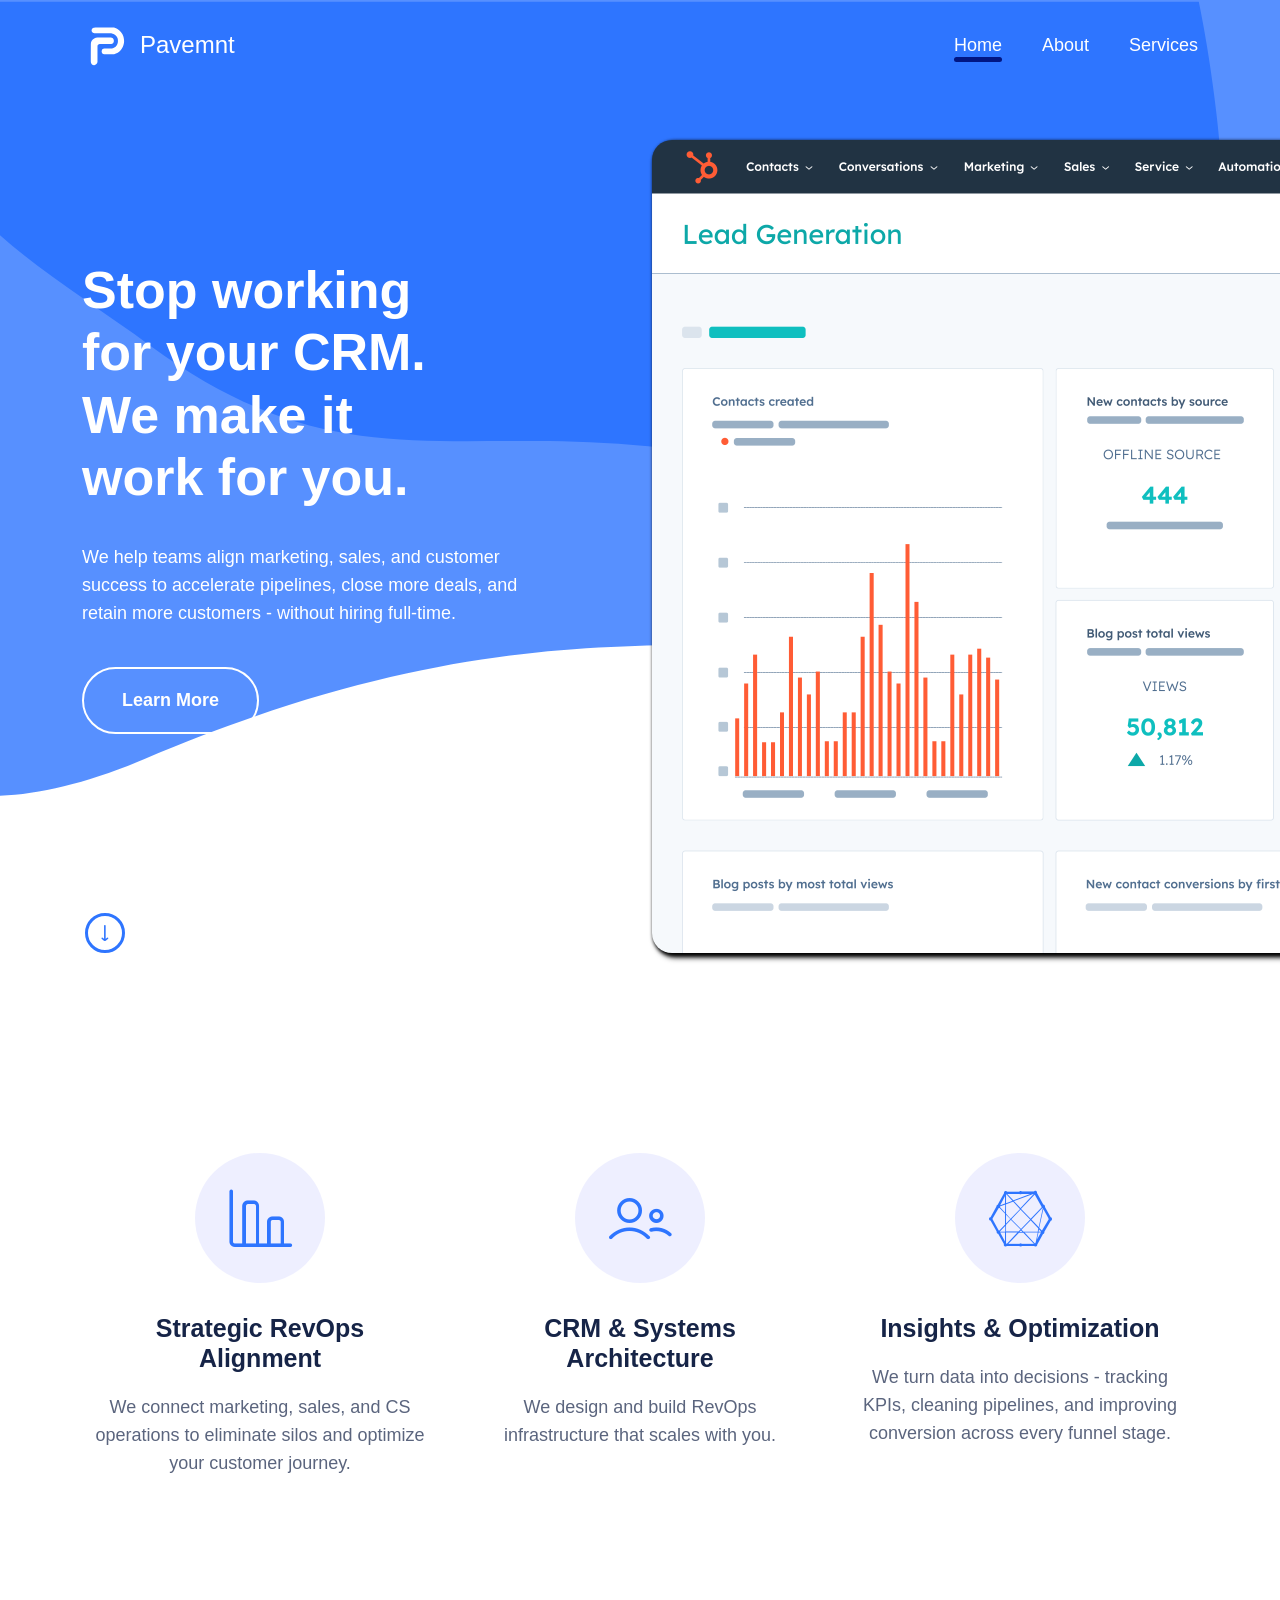
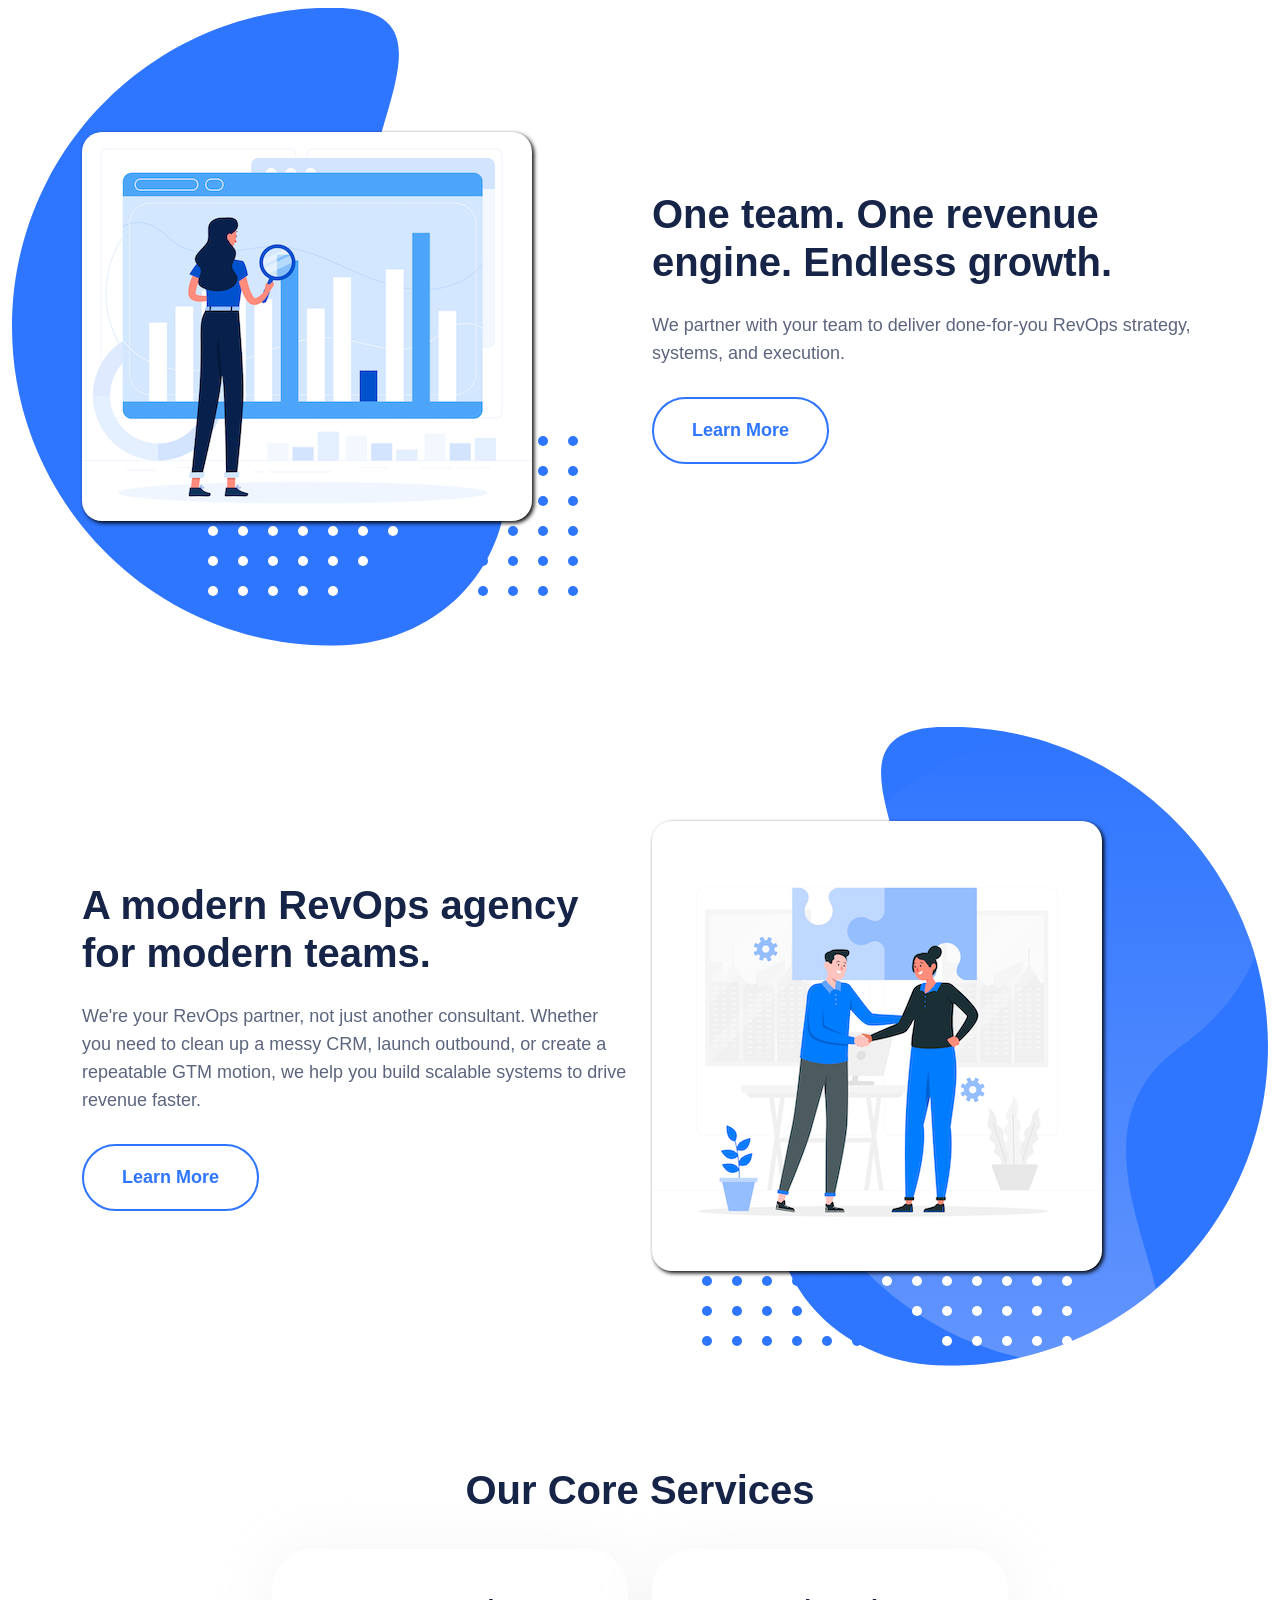
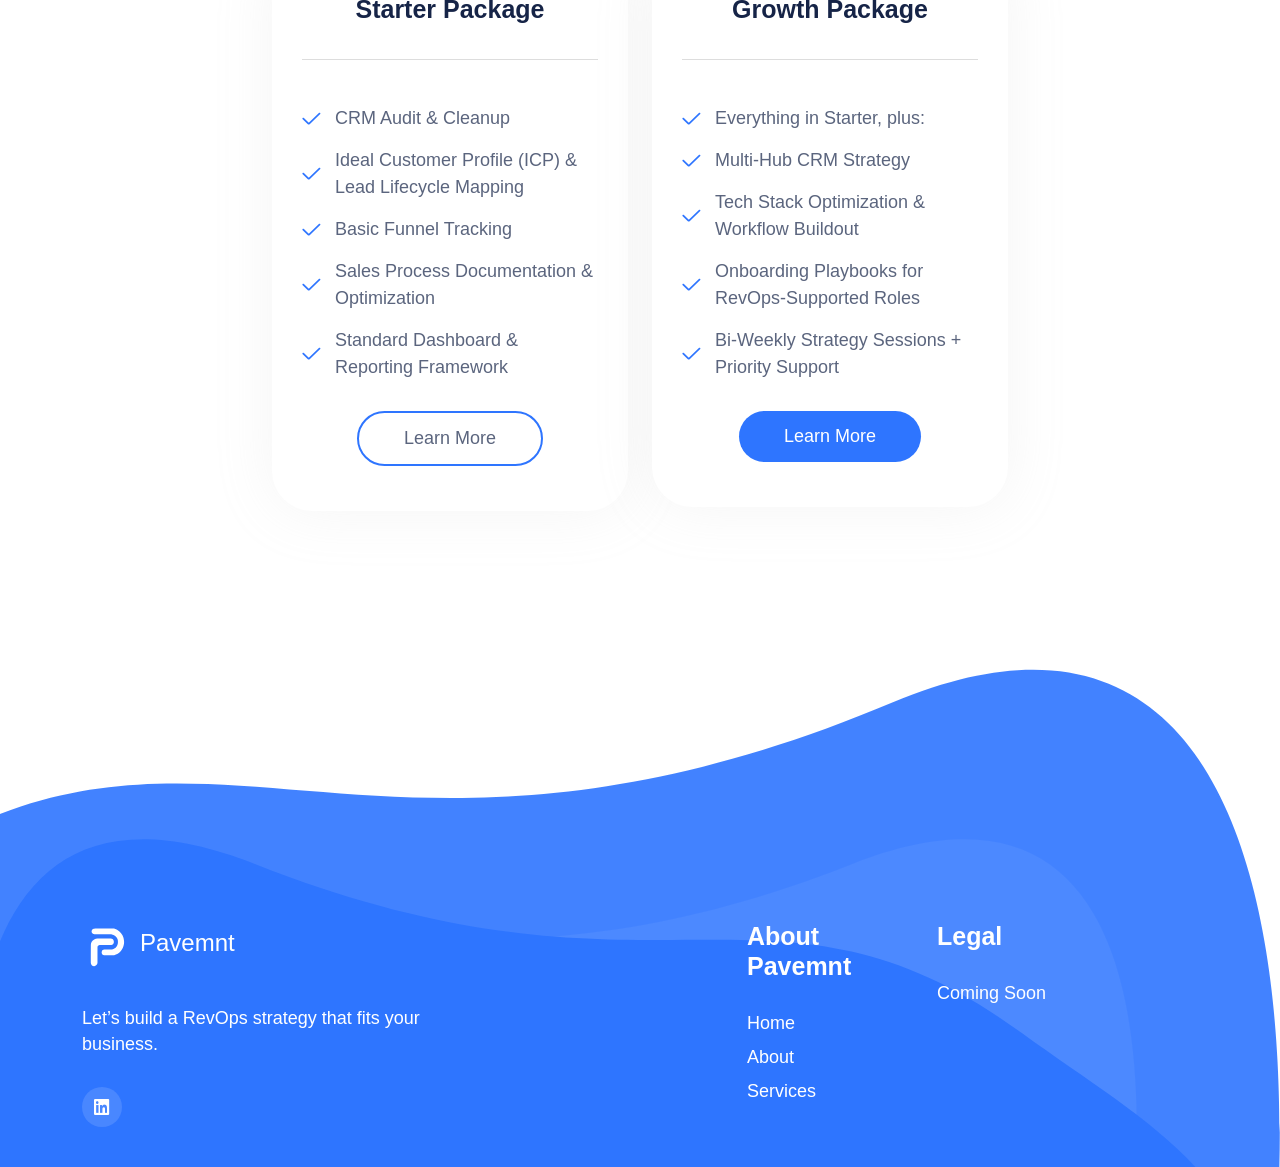
<file: index.html>
<!DOCTYPE html>
<html class="no-js" lang="">
  <head>
    <meta charset="utf-8" />
    <meta http-equiv="x-ua-compatible" content="ie=edge" />
    <title>Pavemnt - HubSpot & CRM Experts</title>
    <meta name="description" content="Pavemnt is a trusted HubSpot agency helping companies streamline revenue operations and scale with powerful CRM integrations." />
    <meta name="viewport" content="width=device-width, initial-scale=1" />
    <link rel="shortcut icon" type="image/x-icon" href="assets/img/favicon.png" />
    
    <!-- Open Graph Meta Tags -->
    <meta property="og:title" content="Pavemnt - HubSpot & CRM Experts" />
    <meta property="og:description" content="Streamline your RevOps with Pavemnt, your expert HubSpot agency for scalable CRM solutions." />
    <meta property="og:image" content="https://pavemnt.co/assets/img/logo/logo-2.svg" />
    <meta property="og:url" content="https://pavemnt.co" />
    <meta property="og:type" content="website" />
    
    <!-- Twitter Card -->
    <meta name="twitter:card" content="summary_large_image" />
    <meta name="twitter:title" content="Pavemnt - HubSpot & CRM Experts" />
    <meta name="twitter:description" content="Partner with Pavemnt for expert HubSpot solutions." />
    <meta name="twitter:image" content="https://pavemnt.co/assets/img/logo/logo-2.svg" />

    <link
      rel="shortcut icon"
      type="image/x-icon"
      href="assets/img/favicon.png"
    />
    <!-- Place favicon.ico in the root directory -->

    <!-- ======== CSS here ======== -->
    <link rel="stylesheet" href="assets/css/bootstrap.min.css" />
    <link rel="stylesheet" href="assets/css/lineicons.css" />
    <link rel="stylesheet" href="assets/css/tiny-slider.css" />
    <link rel="stylesheet" href="assets/css/animate.css" />
    <link rel="stylesheet" href="assets/css/main.css" />
    <link href="https://fonts.cdnfonts.com/css/open-sauce-one" rel="stylesheet">
    
  </head>
  <!-- Google tag (gtag.js) -->
  <script async src="https://www.googletagmanager.com/gtag/js?id=G-XTD5ST2Q30"></script>
  <script>
    window.dataLayer = window.dataLayer || [];
    function gtag(){dataLayer.push(arguments);}
    gtag('js', new Date());

    gtag('config', 'G-XTD5ST2Q30');
  </script>
  <!-- Start of HubSpot Embed Code -->
  <script type="text/javascript" id="hs-script-loader" async defer src="//js-na1.hs-scripts.com/46368275.js"></script>
  <!-- End of HubSpot Embed Code -->
  
  <body>

    <!-- ======== preloader start ======== -->
    <div class="preloader">
      <div class="loader">
        <div class="spinner">
          <div class="spinner-container">
            <div class="spinner-rotator">
              <div class="spinner-left">
                <div class="spinner-circle"></div>
              </div>
              <div class="spinner-right">
                <div class="spinner-circle"></div>
              </div>
            </div>
          </div>
        </div>
      </div>
    </div>
    <!-- preloader end -->

    <!-- ======== header start ======== -->
    <header class="header">
      <div class="navbar-area">
        <div class="container">
          <div class="row align-items-center">
            <div class="col-lg-12">
              <nav class="navbar navbar-expand-lg">
                <a class="navbar-brand" href="index.html">
                  <img src="assets/img/logo/logo.svg" alt="Logo" />
                  <a class="navbar-logo-txt">Pavemnt</a>
                </a>
                <button
                  class="navbar-toggler"
                  type="button"
                  data-bs-toggle="collapse"
                  data-bs-target="#navbarSupportedContent"
                  aria-controls="navbarSupportedContent"
                  aria-expanded="false"
                  aria-label="Toggle navigation"
                >
                  <span class="toggler-icon"></span>
                  <span class="toggler-icon"></span>
                  <span class="toggler-icon"></span>
                </button>

                <div
                  class="collapse navbar-collapse sub-menu-bar"
                  id="navbarSupportedContent"
                >
                  <ul id="nav" class="navbar-nav ms-auto">
                    <li class="nav-item">
                      <a class="page-scroll active" href="#home">Home</a>
                    </li>
                    <!-- <li class="nav-item">
                      <a class="page-scroll" href="#features">Features</a>
                    </li> -->
                    <li class="nav-item">
                      <a class="page-scroll" href="#about">About</a>
                    </li>

                    <!-- <li class="nav-item">
                      <a class="page-scroll" href="#why">Why</a>
                    </li> -->
                    <li class="nav-item">
                      <a class="page-scroll" href="#pricing">Services</a>
                    </li>
                    <!-- <li class="nav-item">
                      <a class="page-scroll" href="#testimonials">Clients</a>
                    </li> -->
                  </ul>
                </div>
                <!-- navbar collapse -->
              </nav>
              <!-- navbar -->
            </div>
          </div>
          <!-- row -->
        </div>
        <!-- container -->
      </div>
      <!-- navbar area -->
    </header>
    <!-- ======== header end ======== -->

    <!-- ======== hero-section start ======== -->
    <section id="home" class="hero-section">
      <div class="container">
        <div class="row align-items-center position-relative">
          <div class="col-lg-6">
            <div class="hero-content">
              <h1 class="wow fadeInUp" data-wow-delay=".4s">
                Stop working <br>for your CRM. <br>
                We make it <br> work for you.
              </h1>
              <p class="wow fadeInUp" data-wow-delay=".6s">
                We help teams align marketing, sales, and customer success 
                to accelerate pipelines, close more deals, and retain more customers - 
                without hiring full-time.
              </p>
              <a
                href="https://rltzn.share.hsforms.com/2dUD9hczMSwKdicO0SfQBcA"
                class="main-btn border-btn btn-hover wow fadeInUp"
                data-wow-delay=".6s"
                >Learn More</a
              >
              <a href="#about" class="scroll-bottom">
                <i class="lni lni-arrow-down"></i
              ></a>
            </div>
          </div>
          <div class="col-lg-6">
            <div class="hero-img wow fadeInUp" data-wow-delay=".5s">
              <img class="hero-img" src="assets/img/hero/hs_hero_img.png" alt="" />
            </div>
          </div>
        </div>
      </div>
    </section>
    <!-- ======== hero-section end ======== -->

    <!-- ======== feature-section start ======== -->
    <section id="about" class="feature-section pt-120">
      <div class="container">
        <div class="row justify-content-center">
          <div class="col-lg-4 col-md-8 col-sm-10">
            <div class="single-feature">
              <div class="icon">
                <i class="lni lni-bar-chart"></i>
              </div>
              <div class="content">
                <h3>Strategic RevOps Alignment</h3>
                <p>
                  We connect marketing, sales, and CS operations to eliminate silos and optimize your customer journey.
                </p>
              </div>
            </div>
          </div>
          <div class="col-lg-4 col-md-8 col-sm-10">
            <div class="single-feature">
              <div class="icon">
                <i class="lni lni-users"></i>
              </div>
              <div class="content">
                <h3>CRM & Systems Architecture</h3>
                <p>
                  We design and build RevOps infrastructure that scales with you.
                </p>
              </div>
            </div>
          </div>
          <div class="col-lg-4 col-md-8 col-sm-10">
            <div class="single-feature">
              <div class="icon">
                <i class="lni lni-connectdevelop"></i>
              </div>
              <div class="content">
                <h3>Insights & Optimization</h3>
                <p>
                  We turn data into decisions - tracking KPIs, cleaning pipelines, and improving conversion across every funnel stage.
                </p>
              </div>
            </div>
          </div>
        </div>
      </div>
    </section>
    <!-- ======== feature-section end ======== -->

    <!-- ======== about-section start ======== -->
    <section class="about-section pt-150">
      <div class="container">
        <div class="row align-items-center">
          <div class="col-xl-6 col-lg-6">
            <div class="about-img">
              <img class="about-img-custom" src="assets/img/about/about-1.png" alt="" class="w-100" />
              <img
                src="assets/img/about/about-left-shape.svg"
                alt=""
                class="shape shape-1"
              />
              <img
                src="assets/img/about/left-dots.svg"
                alt=""
                class="shape shape-2"
              />
            </div>
          </div>
          <div class="col-xl-6 col-lg-6">
            <div class="about-content">
              <div class="section-title mb-30">
                <h2 class="mb-25 wow fadeInUp" data-wow-delay=".2s">
                  One team. One revenue engine. Endless growth.
                </h2>
                <p class="wow fadeInUp" data-wow-delay=".4s">
                  We partner with your team to deliver done-for-you RevOps strategy, systems, and execution.
                </p>
              </div>
              <a
                href="https://rltzn.share.hsforms.com/2dUD9hczMSwKdicO0SfQBcA"
                class="main-btn btn-hover border-btn wow fadeInUp"
                data-wow-delay=".6s"
                >Learn More</a
              >
            </div>
          </div>
        </div>
      </div>
    </section>
    <!-- ======== about-section end ======== -->

    <!-- ======== about2-section start ======== -->
    <section id="about" class="about-section pt-150">
      <div class="container">
        <div class="row align-items-center">
          <div class="col-xl-6 col-lg-6">
            <div class="about-content">
              <div class="section-title mb-30">
                <h2 class="mb-25 wow fadeInUp" data-wow-delay=".2s">
                  A modern RevOps agency for modern teams.
                </h2>
                <p class="wow fadeInUp" data-wow-delay=".4s">
                  We're your RevOps partner, not just another consultant. 
                  Whether you need to clean up a messy CRM, launch outbound, or create a repeatable GTM motion, 
                  we help you build scalable systems to drive revenue faster.
                </p>
              </div>
              <!-- <ul>
                <li>Quick Access</li>
                <li>Easily to Manage</li>
                <li>24/7 Support</li>
              </ul> -->
              <a
                href="https://rltzn.share.hsforms.com/2dUD9hczMSwKdicO0SfQBcA"
                class="main-btn btn-hover border-btn wow fadeInUp"
                data-wow-delay=".6s"
                >Learn More</a
              >
            </div>
          </div>
          <div class="col-xl-6 col-lg-6 order-first order-lg-last">
            <div class="about-img-2">
              <img class="about-img-custom" src="assets/img/about/about-2.png" alt="" class="w-100" />
              <img
                src="assets/img/about/about-right-shape.svg"
                alt=""
                class="shape shape-1"
              />
              <img
                src="assets/img/about/right-dots.svg"
                alt=""
                class="shape shape-2"
              />
            </div>
          </div>
        </div>
      </div>
    </section>
    <!-- ======== about2-section end ======== -->

    <!-- ======== feature-section start ======== -->
    <!-- <section id="why" class="feature-extended-section pt-100">
      <div class="feature-extended-wrapper">
        <div class="container">
          <div class="row justify-content-center">
            <div class="col-xxl-5 col-xl-6 col-lg-8 col-md-9">
              <div class="section-title text-center mb-60">
                <h2 class="mb-25 wow fadeInUp" data-wow-delay=".2s">
                  Why Choose SaaSpal
                </h2>
                <p class="wow fadeInUp" data-wow-delay=".4s">
                  Lorem ipsum dolor sit amet, consetetur sadipscing elitr, sed
                  diam nonumy eirmod tempor invidunt ut labore et dolore
                </p>
              </div>
            </div>
          </div>

          <div class="row">
            <div class="col-lg-4 col-md-6">
              <div class="single-feature-extended">
                <div class="icon">
                  <i class="lni lni-display"></i>
                </div>
                <div class="content">
                  <h3>SaaS Focused</h3>
                  <p>
                    Lorem ipsum dolor sit amet, consetetur sadipscing elitr, sed
                    diam nonumy eirmod tempor invidunt ut labore
                  </p>
                </div>
              </div>
            </div>
            <div class="col-lg-4 col-md-6">
              <div class="single-feature-extended">
                <div class="icon">
                  <i class="lni lni-leaf"></i>
                </div>
                <div class="content">
                  <h3>Awesome Design</h3>
                  <p>
                    Lorem ipsum dolor sit amet, consetetur sadipscing elitr, sed
                    diam nonumy eirmod tempor invidunt ut labore
                  </p>
                </div>
              </div>
            </div>
            <div class="col-lg-4 col-md-6">
              <div class="single-feature-extended">
                <div class="icon">
                  <i class="lni lni-grid-alt"></i>
                </div>
                <div class="content">
                  <h3>Ready to Use</h3>
                  <p>
                    Lorem ipsum dolor sit amet, consetetur sadipscing elitr, sed
                    diam nonumy eirmod tempor invidunt ut labore
                  </p>
                </div>
              </div>
            </div>
            <div class="col-lg-4 col-md-6">
              <div class="single-feature-extended">
                <div class="icon">
                  <i class="lni lni-javascript"></i>
                </div>
                <div class="content">
                  <h3>Vanilla JS</h3>
                  <p>
                    Lorem ipsum dolor sit amet, consetetur sadipscing elitr, sed
                    diam nonumy eirmod tempor invidunt ut labore
                  </p>
                </div>
              </div>
            </div>
            <div class="col-lg-4 col-md-6">
              <div class="single-feature-extended">
                <div class="icon">
                  <i class="lni lni-layers"></i>
                </div>
                <div class="content">
                  <h3>Essential Sections</h3>
                  <p>
                    Lorem ipsum dolor sit amet, consetetur sadipscing elitr, sed
                    diam nonumy eirmod tempor invidunt ut labore
                  </p>
                </div>
              </div>
            </div>
            <div class="col-lg-4 col-md-6">
              <div class="single-feature-extended">
                <div class="icon">
                  <i class="lni lni-rocket"></i>
                </div>
                <div class="content">
                  <h3>Highly Optimized</h3>
                  <p>
                    Lorem ipsum dolor sit amet, consetetur sadipscing elitr, sed
                    diam nonumy eirmod tempor invidunt ut labore
                  </p>
                </div>
              </div>
            </div>
          </div>
        </div>
      </div>
    </section> -->
    <!-- ======== feature-section end ======== -->

    <!-- ======== pricing-section end ======== -->
    <section id="pricing" class="pricing-section pt-120 pb-120">
      <div class="container">
        <div class="row justify-content-center">
          <div class="col-xxl-5 col-xl-6 col-lg-8 col-md-9">
            <div class="section-title text-center mb-35">
              <h2 class="mb-25 wow fadeInUp" data-wow-delay=".2s">
                Our Core Services
              </h2>
              <!-- <p class="wow fadeInUp" data-wow-delay=".4s">
                Lorem ipsum dolor sit amet consetetur sadipscing elitr sswed
                diam nonumy eirmod tempor nvidunt.
              </p> -->
            </div>
          </div>
        </div>

        <!-- <div class="pricing-nav-wrapper mb-60">
          <ul class="nav nav-pills" id="pills-tab" role="tablist">
            <li role="presentation">
              <a
                class="active"
                id="pills-month-tab"
                data-bs-toggle="pill"
                href="#pills-month"
                role="tab"
                aria-controls="pills-month"
                aria-selected="true"
                >Monthly</a
              >
            </li>
            <li role="presentation">
              <a
                id="pills-year-tab"
                data-bs-toggle="pill"
                href="#pills-year"
                role="tab"
                aria-controls="pills-year"
                aria-selected="false"
                >Yearly</a
              >
            </li>
          </ul>
        </div> -->

        <div class="tab-content" id="pills-tabContent">
          <div
            class="tab-pane fade show active"
            id="pills-month"
            role="tabpanel"
            aria-labelledby="pills-month-tab"
          >
            <div class="row justify-content-center">
              <div class="col-lg-4 col-md-8 col-sm-10">
                <div class="single-pricing">
                  <div class="pricing-header">
                    <!-- <h1 class="price">$59</h1> -->
                    <h3 class="package-name">Starter Package</h3>
                  </div>
                  <div class="content">
                    <ul>
                      <li>
                        <i class="lni lni-checkmark active"></i> CRM Audit & Cleanup
                      </li>
                      <li>
                        <i class="lni lni-checkmark active"></i> Ideal Customer Profile (ICP) & Lead Lifecycle Mapping
                      </li>
                      <li>
                        <i class="lni lni-checkmark active"></i> Basic Funnel Tracking
                      </li>
                      <li>
                        <i class="lni lni-checkmark active"></i> Sales Process Documentation & Optimization
                      </li>
                      <li><i class="lni lni-checkmark active"></i> Standard Dashboard & Reporting Framework</li>
                    </ul>
                  </div>
                  <div class="pricing-btn">
                    <a
                      href="https://rltzn.share.hsforms.com/2dUD9hczMSwKdicO0SfQBcA"
                      class="main-btn btn-hover border-btn"
                      >Learn More</a
                    >
                  </div>
                </div>
              </div>
              <div class="col-lg-4 col-md-8 col-sm-10">
                <div class="single-pricing">
                  <div class="pricing-header">
                    <!-- <h1 class="price">$99</h1> -->
                    <h3 class="package-name">Growth Package</h3>
                  </div>
                  <div class="content">
                    <ul>
                      <li>
                        <i class="lni lni-checkmark active"></i> Everything in Starter, plus:
                      </li>
                      <li>
                        <i class="lni lni-checkmark active"></i> Multi-Hub CRM Strategy
                      </li>
                      <li>
                        <i class="lni lni-checkmark active"></i> Tech Stack Optimization & Workflow Buildout
                      </li>
                      <li>
                        <i class="lni lni-checkmark active"></i> Onboarding Playbooks for RevOps-Supported Roles
                      </li>
                      <li>
                        <i class="lni lni-checkmark active"></i> Bi-Weekly Strategy Sessions + Priority Support
                      </li>
                    </ul>
                  </div>
                  <div class="pricing-btn">
                    <a href="https://rltzn.share.hsforms.com/2dUD9hczMSwKdicO0SfQBcA" class="main-btn btn-hover"
                      >Learn More</a
                    >
                  </div>
                </div>
              </div>
              <!-- <div class="col-lg-4 col-md-8 col-sm-10">
                <div class="single-pricing">
                  <div class="pricing-header">
                    <h1 class="price">$89</h1>
                    <h3 class="package-name">Premium Account</h3>
                  </div>
                  <div class="content">
                    <ul>
                      <li>
                        <i class="lni lni-checkmark active"></i> Unlimited Acces
                      </li>
                      <li>
                        <i class="lni lni-checkmark active"></i> Unlimited Users
                      </li>
                      <li>
                        <i class="lni lni-checkmark active"></i> Unlimited
                        Storage
                      </li>
                      <li>
                        <i class="lni lni-checkmark active"></i> 24/7 Support
                      </li>
                      <li>
                        <i class="lni lni-checkmark active"></i> Free Future
                        Updates
                      </li>
                    </ul>
                  </div>
                  <div class="pricing-btn">
                    <a
                      href="javascript:void(0)"
                      class="main-btn btn-hover border-btn"
                      >Learn More</a
                    >
                  </div>
                </div>
              </div> -->
            </div>
          </div>
          <div
            class="tab-pane fade"
            id="pills-year"
            role="tabpanel"
            aria-labelledby="pills-year-tab"
          >
            <!-- <div class="row justify-content-center">
              <div class="col-lg-4 col-md-8 col-sm-10">
                <div class="single-pricing">
                  <div class="pricing-header">
                    <h1 class="price">$136</h1>
                    <h3 class="package-name">Basic Account</h3>
                  </div>
                  <div class="content">
                    <ul>
                      <li>
                        <i class="lni lni-checkmark active"></i> Unlimited Acces
                      </li>
                      <li>
                        <i class="lni lni-checkmark active"></i> Single User
                      </li>
                      <li>
                        <i class="lni lni-checkmark active"></i> Unlimited
                        Storage
                      </li>
                      <li><i class="lni lni-close"></i> 24/7 Support</li>
                      <li><i class="lni lni-close"></i> Free Future Updates</li>
                    </ul>
                  </div>
                  <div class="pricing-btn">
                    <a
                      href="javascript:void(0)"
                      class="main-btn btn-hover border-btn"
                      >Learn More</a
                    >
                  </div>
                </div>
              </div>
              <div class="col-lg-4 col-md-8 col-sm-10">
                <div class="single-pricing">
                  <div class="pricing-header">
                    <h1 class="price">$156</h1>
                    <h3 class="package-name">Standard Account</h3>
                  </div>
                  <div class="content">
                    <ul>
                      <li>
                        <i class="lni lni-checkmark active"></i> Unlimited Acces
                      </li>
                      <li>
                        <i class="lni lni-checkmark active"></i> 20+ Users
                      </li>
                      <li>
                        <i class="lni lni-checkmark active"></i> Unlimited
                        Storage
                      </li>
                      <li>
                        <i class="lni lni-checkmark active"></i> 24/7 Support
                      </li>
                      <li><i class="lni lni-close"></i> Free Future Updates</li>
                    </ul>
                  </div>
                  <div class="pricing-btn">
                    <a href="javascript:void(0)" class="main-btn btn-hover"
                      >Learn More</a
                    >
                  </div>
                </div>
              </div>
              <div class="col-lg-4 col-md-8 col-sm-10">
                <div class="single-pricing">
                  <div class="pricing-header">
                    <h1 class="price">$189</h1>
                    <h3 class="package-name">Premium Account</h3>
                  </div>
                  <div class="content">
                    <ul>
                      <li>
                        <i class="lni lni-checkmark active"></i> Unlimited Acces
                      </li>
                      <li>
                        <i class="lni lni-checkmark active"></i> Unlimited Users
                      </li>
                      <li>
                        <i class="lni lni-checkmark active"></i> Unlimited
                        Storage
                      </li>
                      <li>
                        <i class="lni lni-checkmark active"></i> 24/7 Support
                      </li>
                      <li>
                        <i class="lni lni-checkmark active"></i> Free Future
                        Updates
                      </li>
                    </ul>
                  </div>
                  <div class="pricing-btn">
                    <a
                      href="javascript:void(0)"
                      class="main-btn btn-hover border-btn"
                      >Learn More</a
                    >
                  </div>
                </div>
              </div>
            </div> -->
          </div>
        </div>
      </div>
    </section>
    <!-- ======== pricing-section end ======== -->


    <!-- ======== testimonial section start ======== -->
    <!-- <section id="testimonial" class="py-70">
      <div class="container">
        <div class="row justify-content-center text-center">
          <div class="col-xl-6 col-lg-8">
            <h2 class="mb-20 wow fadeInUp" data-wow-delay=".2s">What Our Clients Say</h2>
            <p class="text-muted wow fadeInUp" data-wow-delay=".3s">
              Real feedback from teams we’ve helped improve their HubSpot setup.
            </p>
          </div>
        </div>
        <div class="row justify-content-center">
          <div class="col-lg-8">
            <div class="testimonial-card p-4 p-md-5 bg-white rounded-3 shadow-sm text-center wow fadeInUp" data-wow-delay=".4s">
              <img
                src="https://lh3.googleusercontent.com/a-/ALV-UjUBMQiayFlt3cD6fLAR3FPP5fFHRqC4I3n6rEGk_NEACNJYKnsF=s480-p-k-rw-no"
                alt="Client photo"
                class="rounded-circle mb-3"
                width="80"
                height="80"
              />
              <p class="fs-5 fst-italic mb-4">
                “Pavemnt helped us turn a messy HubSpot portal into a clean, automated system. 
                We’re saving hours every week and finally getting real visibility into our pipeline.”
              </p>
              <h5 class="mb-0">Dustin Belliston</h5>
              <p class="text-muted mb-0">Founder, CurrentClient</p>
            </div>
          </div>
        </div>
      </div>
    </section> -->
    <!-- ======== testimonial section end ======== -->


    <!-- ======== quiz section start ======== -->
    <!-- <section id="quiz">
      <div class="container">
        <div class="row justify-content-center">
          <div class="col-xxl-5 col-xl-6 col-lg-8 col-md-9">
            <div class="section-title text-center mb-35">
              <h2 class="mb-25 wow fadeInUp" data-wow-delay=".2s">
                HubSpot Health Check
              </h2>
              <p class="wow fadeInUp" data-wow-delay=".4s">
                Lorem ipsum dolor sit amet consetetur sadipscing elitr sswed
                diam nonumy eirmod tempor nvidunt.
              </p>
            </div>
          </div>
        </div>
        <div id="hubspot-health-check">
          <div class="quiz-container">
            <div class="quiz-step active">
              <p>1. Is your CRM data segmented by lifecycle stage?</p>
              <button data-score="1">Yes</button>
              <button data-score="0">No</button>
            </div>
            <div class="quiz-step">
              <p>2. Are you using workflows to automate follow-ups?</p>
              <button data-score="1">Yes</button>
              <button data-score="0">No</button>
            </div>
            <div class="quiz-step">
              <p>3. Do you track deals with custom pipeline stages?</p>
              <button data-score="1">Yes</button>
              <button data-score="0">No</button>
            </div>
            <div class="quiz-step">
              <p>4. Do you use custom properties to capture key partner/client data?</p>
              <button data-score="1">Yes</button>
              <button data-score="0">No</button>
            </div>
            <div class="quiz-step">
              <p>5. Do you review reports or dashboards regularly?</p>
              <button data-score="1">Yes</button>
              <button data-score="0">No</button>
            </div>
            <div class="quiz-result">
              <p class="result-message"></p>
              <input type="email" id="quiz-email" placeholder="Enter your email to unlock a free audit" />
              <button id="submit-email">Let's Get Started</button>
            </div>
          </div>
        </div>
    </section> -->
    <!-- ======== quiz section end ======== -->

    <!-- ======== testimonial-section start ======== -->
    <!-- <section id="testimonials" class="testimonial-section">
      <div class="container">
        <div class="section-title text-center">
          <h2 class="mb-30">What our customers says</h2>
        </div>
        <div class="testimonial-active-wrapper">
          <div class="shapes">
            <img
              src="assets/img/testimonial/testimonial-shape.svg"
              alt=""
              class="shape shape-1"
            />
            <img
              src="assets/img/testimonial/testimonial-dots.svg"
              alt=""
              class="shape shape-2"
            />
          </div>

          <div class="testimonial-active">
            <div class="single-testimonial">
              <div class="row">
                <div class="col-xl-5 col-lg-5">
                  <div class="testimonial-img">
                    <img
                      src="assets/img/testimonial/testimonial-1.png"
                      alt=""
                    />
                    <div class="quote">
                      <i class="lni lni-quotation"></i>
                    </div>
                  </div>
                </div>

                <div class="col-xl-6 offset-xl-1 col-lg-6 offset-lg-1">
                  <div class="content-wrapper">
                    <div class="content">
                      <p>
                        Lorem ipsum dolor sit amet, consetetur sadipscing elitr,
                        sed dinonumy eirmod tempor invidunt ut labore et dolore
                        magna aliquyam erat, sed diam voluptua. At vero eos et
                        accusam et justo duo dolores et ea rebum. Stet clita
                        kasd gubergren, no sea takimata sanctus est Lorem.
                      </p>
                    </div>
                    <div class="info">
                      <h4>Jonathon Smith</h4>
                      <p>Developer and Youtuber</p>
                    </div>
                  </div>
                </div>
              </div>
            </div>

            <div class="single-testimonial">
              <div class="row">
                <div class="col-xl-5">
                  <div class="testimonial-img">
                    <img
                      src="assets/img/testimonial/testimonial-2.png"
                      alt=""
                    />
                    <div class="quote">
                      <i class="lni lni-quotation"></i>
                    </div>
                  </div>
                </div>

                <div class="col-xl-6 offset-xl-1">
                  <div class="content-wrapper">
                    <div class="content">
                      <p>
                        Lorem ipsum dolor sit amet, consetetur sadipscing elitr,
                        sed dinonumy eirmod tempor invidunt ut labore et dolore
                        magna aliquyam erat, sed diam voluptua. At vero eos et
                        accusam et justo duo dolores et ea rebum. Stet clita
                        kasd gubergren, no sea takimata sanctus est Lorem.
                      </p>
                    </div>
                    <div class="info">
                      <h4>Gray Simon</h4>
                      <p>UIX Designer and Developer</p>
                    </div>
                  </div>
                </div>
              </div>
            </div>

            <div class="single-testimonial">
              <div class="row">
                <div class="col-xl-5">
                  <div class="testimonial-img">
                    <img
                      src="assets/img/testimonial/testimonial-3.png"
                      alt=""
                    />
                    <div class="quote">
                      <i class="lni lni-quotation"></i>
                    </div>
                  </div>
                </div>

                <div class="col-xl-6 offset-xl-1">
                  <div class="content-wrapper">
                    <div class="content">
                      <p>
                        Lorem ipsum dolor sit amet, consetetur sadipscing elitr,
                        sed dinonumy eirmod tempor invidunt ut labore et dolore
                        magna aliquyam erat, sed diam voluptua. At vero eos et
                        accusam et justo duo dolores et ea rebum. Stet clita
                        kasd gubergren, no sea takimata sanctus est Lorem.
                      </p>
                    </div>
                    <div class="info">
                      <h4>Michel Smith</h4>
                      <p>Traveler and Vloger</p>
                    </div>
                  </div>
                </div>
              </div>
            </div>
          </div>
        </div>
      </div>
    </section> -->
    <!-- ======== testimonial-section end ======== -->

    <!-- ======== subscribe-section start ======== -->
    <!-- <section id="contact" class="subscribe-section pt-120">
      <div class="container">
        <div class="subscribe-wrapper img-bg">
          <div class="row align-items-center">
            <div class="col-xl-6 col-lg-7">
              <div class="section-title mb-15">
                <h2 class="text-white mb-25">Subscribe Our Newsletter</h2>
                <p class="text-white pr-5">
                  Lorem ipsum dolor sit amet, consetetur sadipscing elitr, sed
                  diam nonumy eirmod tempor
                </p>
              </div>
            </div>
            <div class="col-xl-6 col-lg-5">
              <form action="#" class="subscribe-form">
                <input
                  type="email"
                  name="subs-email"
                  id="subs-email"
                  placeholder="Your Email"
                />
                <button type="submit" class="main-btn btn-hover">
                  Subscribe
                </button>
              </form>
            </div>
          </div>
        </div>
      </div>
    </section> -->
    <!-- ======== subscribe-section end ======== -->

    <!-- ======== footer start ======== -->
    <footer class="footer">
      <div class="container">
        <div class="widget-wrapper">
          <div class="row">
            <div class="col-xl-4 col-lg-4 col-md-6">
              <div class="footer-widget">
                <div class="logo mb-30">
                  <a class="navbar-brand" href="index.html">
                    <img src="assets/img/logo/logo.svg" alt="" />
                    <a class="navbar-logo-txt-footer">Pavemnt</a>
                  </a>
                  
                </div>
                <p class="desc mb-30 text-white">
                  Let’s build a RevOps strategy that fits your business.
                </p>
                <ul class="socials">
                  <!-- <li>
                    <a href="jvascript:void(0)">
                      <i class="lni lni-facebook-filled"></i>
                    </a>
                  </li>
                  <li>
                    <a href="jvascript:void(0)">
                      <i class="lni lni-twitter-filled"></i>
                    </a>
                  </li>
                  <li>
                    <a href="jvascript:void(0)">
                      <i class="lni lni-instagram-filled"></i>
                    </a>
                  </li> -->
                  <li>
                    <a href="https://www.linkedin.com/company/pavemnt/">
                      <i class="lni lni-linkedin-original"></i>
                    </a>
                  </li>
                </ul>
              </div>
            </div>

            <div class="col-xl-3 col-lg-3 col-md-6">

            </div>

            <div class="col-xl-2 col-lg-2 col-md-6">
              <div class="footer-widget about-us-footer">
                <h3>About Pavemnt</h3>
                <ul class="links">
                  <li><a href="#home">Home</a></li>
                  <!-- <li><a href="#features">Features</a></li> -->
                  <li><a href="#about">About</a></li>
                  <li><a href="#pricing">Services</a></li>
                </ul>
              </div>
            </div>

            <div class="col-xl-3 col-lg-3 col-md-6">
              <div class="footer-widget">
                <h3>Legal</h3>
                <ul class="links">
                  <!-- <li><a href="javascript:void(0)">How it works</a></li> -->
                  <li><a href="javascript:void(0)">Coming Soon</a></li>
                  <!-- <li><a href="javascript:void(0)">Privacy policy</a></li>
                  <li><a href="javascript:void(0)">Terms of service</a></li>
                  <li><a href="javascript:void(0)">Refund policy</a></li> -->
                </ul>
              </div>
            </div>

            <!-- <div class="col-xl-3 col-lg-3 col-md-6">
              <div class="footer-widget">
                <h3>Other Products</h3>
                <ul class="links">
                  <li><a href="jvascript:void(0)">Accounting Software</a></li>
                  <li><a href="jvascript:void(0)">Billing Software</a></li>
                  <li><a href="jvascript:void(0)">Booking System</a></li>
                  <li><a href="jvascript:void(0)">Tracking System</a></li>
                </ul>
              </div>
            </div> -->
          </div>
        </div>
      </div>
    </footer>
    <!-- ======== footer end ======== -->

    <!-- ======== scroll-top ======== -->
    <a href="#" class="scroll-top btn-hover">
      <i class="lni lni-chevron-up"></i>
    </a>

    <!-- ======== JS here ======== -->
    <script src="assets/js/bootstrap.bundle.min.js"></script>
    <script src="assets/js/tiny-slider.js"></script>
    <script src="assets/js/wow.min.js"></script>
    <script src="assets/js/main.js"></script>

    <script>
      (function () {
        const steps = document.querySelectorAll("#hubspot-health-check .quiz-step");
        const resultEl = document.querySelector("#hubspot-health-check .quiz-result");
        const resultMsg = document.querySelector("#hubspot-health-check .result-message");
        const submitEmail = document.getElementById("submit-email");
        let currentStep = 0;
        let score = 0;
      
        function showStep(index) {
          steps.forEach((step, i) => {
            step.classList.remove("active");
            if (i === index) {
              step.classList.add("active");
            }
          });
        }
      
        document.querySelectorAll("#hubspot-health-check .quiz-step button").forEach(button => {
          button.addEventListener("click", () => {
            const val = parseInt(button.dataset.score);
            score += val;
            currentStep++;
      
            if (currentStep < steps.length) {
              showStep(currentStep);
            } else {
              document.querySelectorAll("#hubspot-health-check .quiz-step").forEach(s => s.classList.remove("active"));
              resultEl.classList.add("active");
              let feedback = "Your CRM setup could use some love. Let's fix that.";
              if (score >= 3 && score < 5) feedback = "You're on the right track! Let us show you how to take it further.";
              else if (score === 5) feedback = "Excellent! You've nailed the basics, now let's take it to the next level.";
              resultMsg.textContent = `Score: ${score}/5 – ${feedback}`;
            }
          });
        });
      
        submitEmail.addEventListener("click", () => {
          const email = document.getElementById("quiz-email").value;
          if (email) {
            // TODO: send email + score to your backend or external tool
            alert("Thanks! Check your inbox shortly.");
          }
        });
      
        showStep(0);
      })();
      </script>
      

  </body>
</html>
</file>
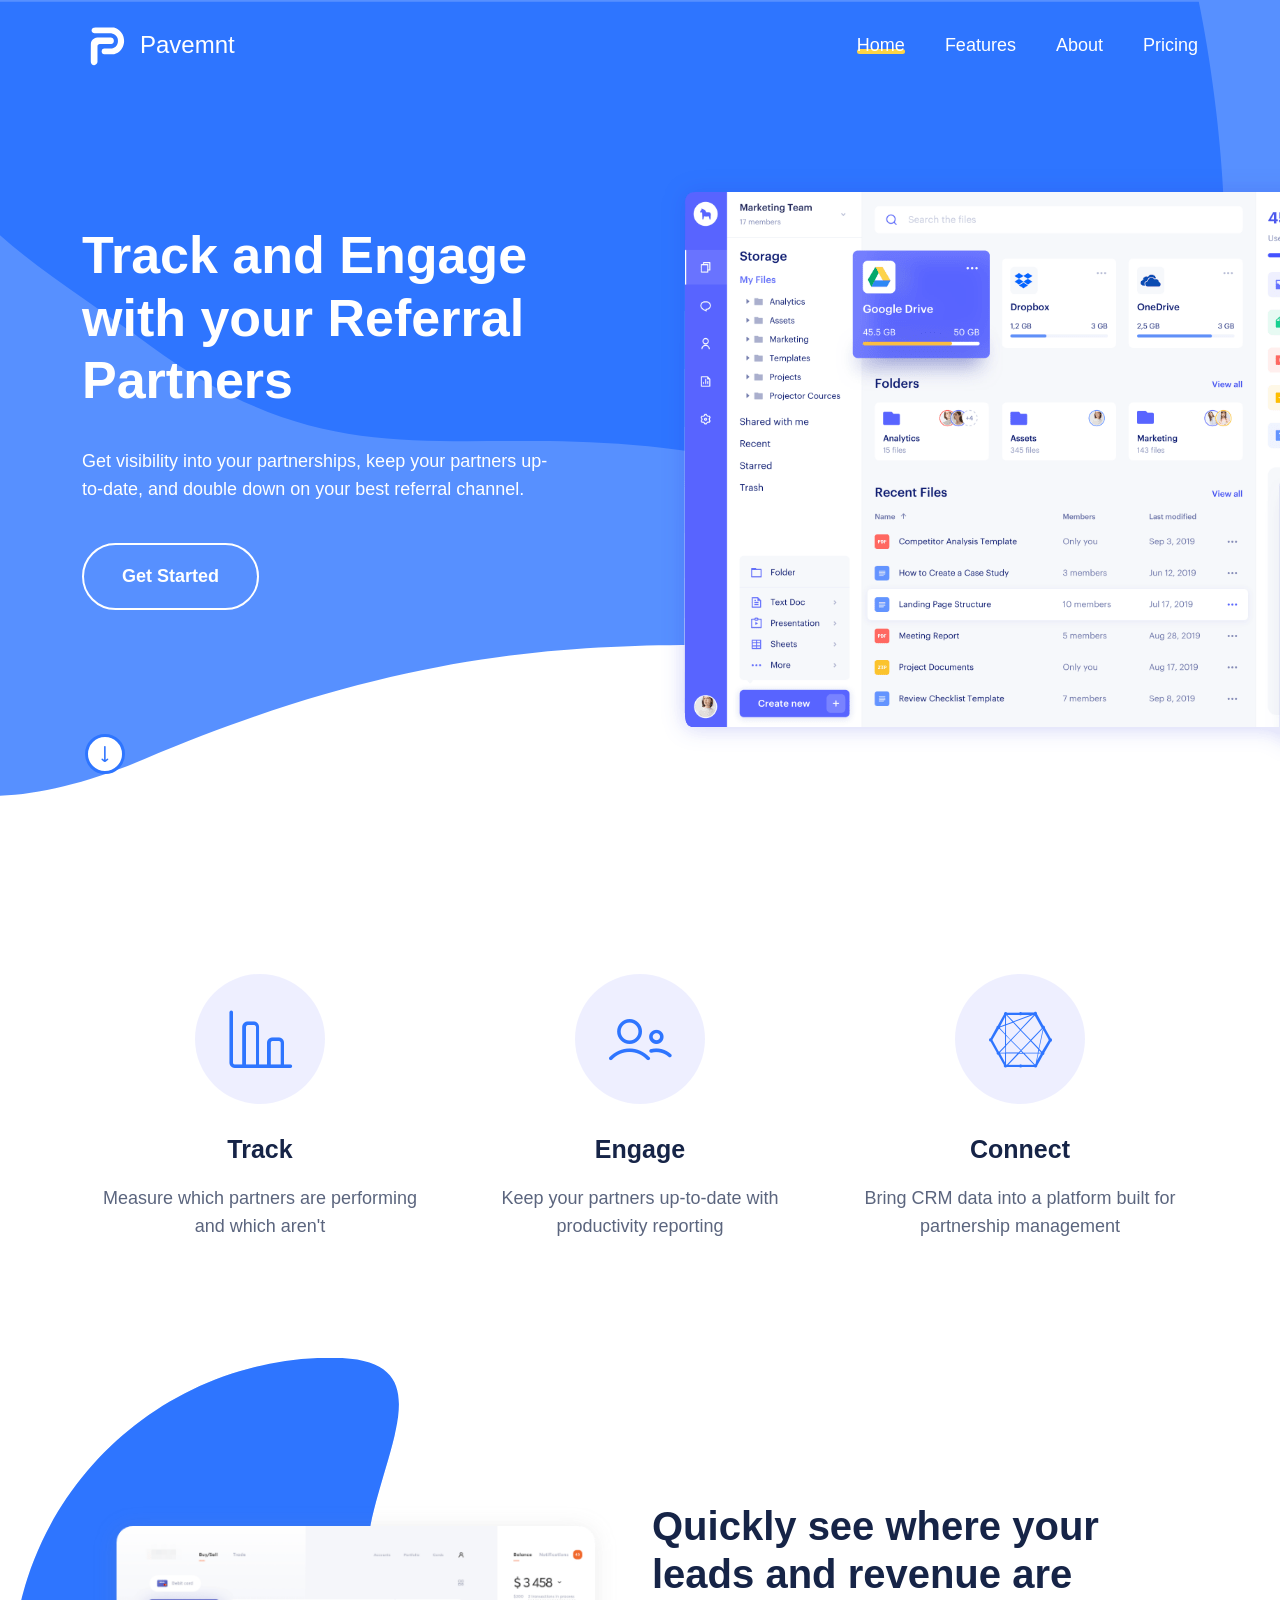
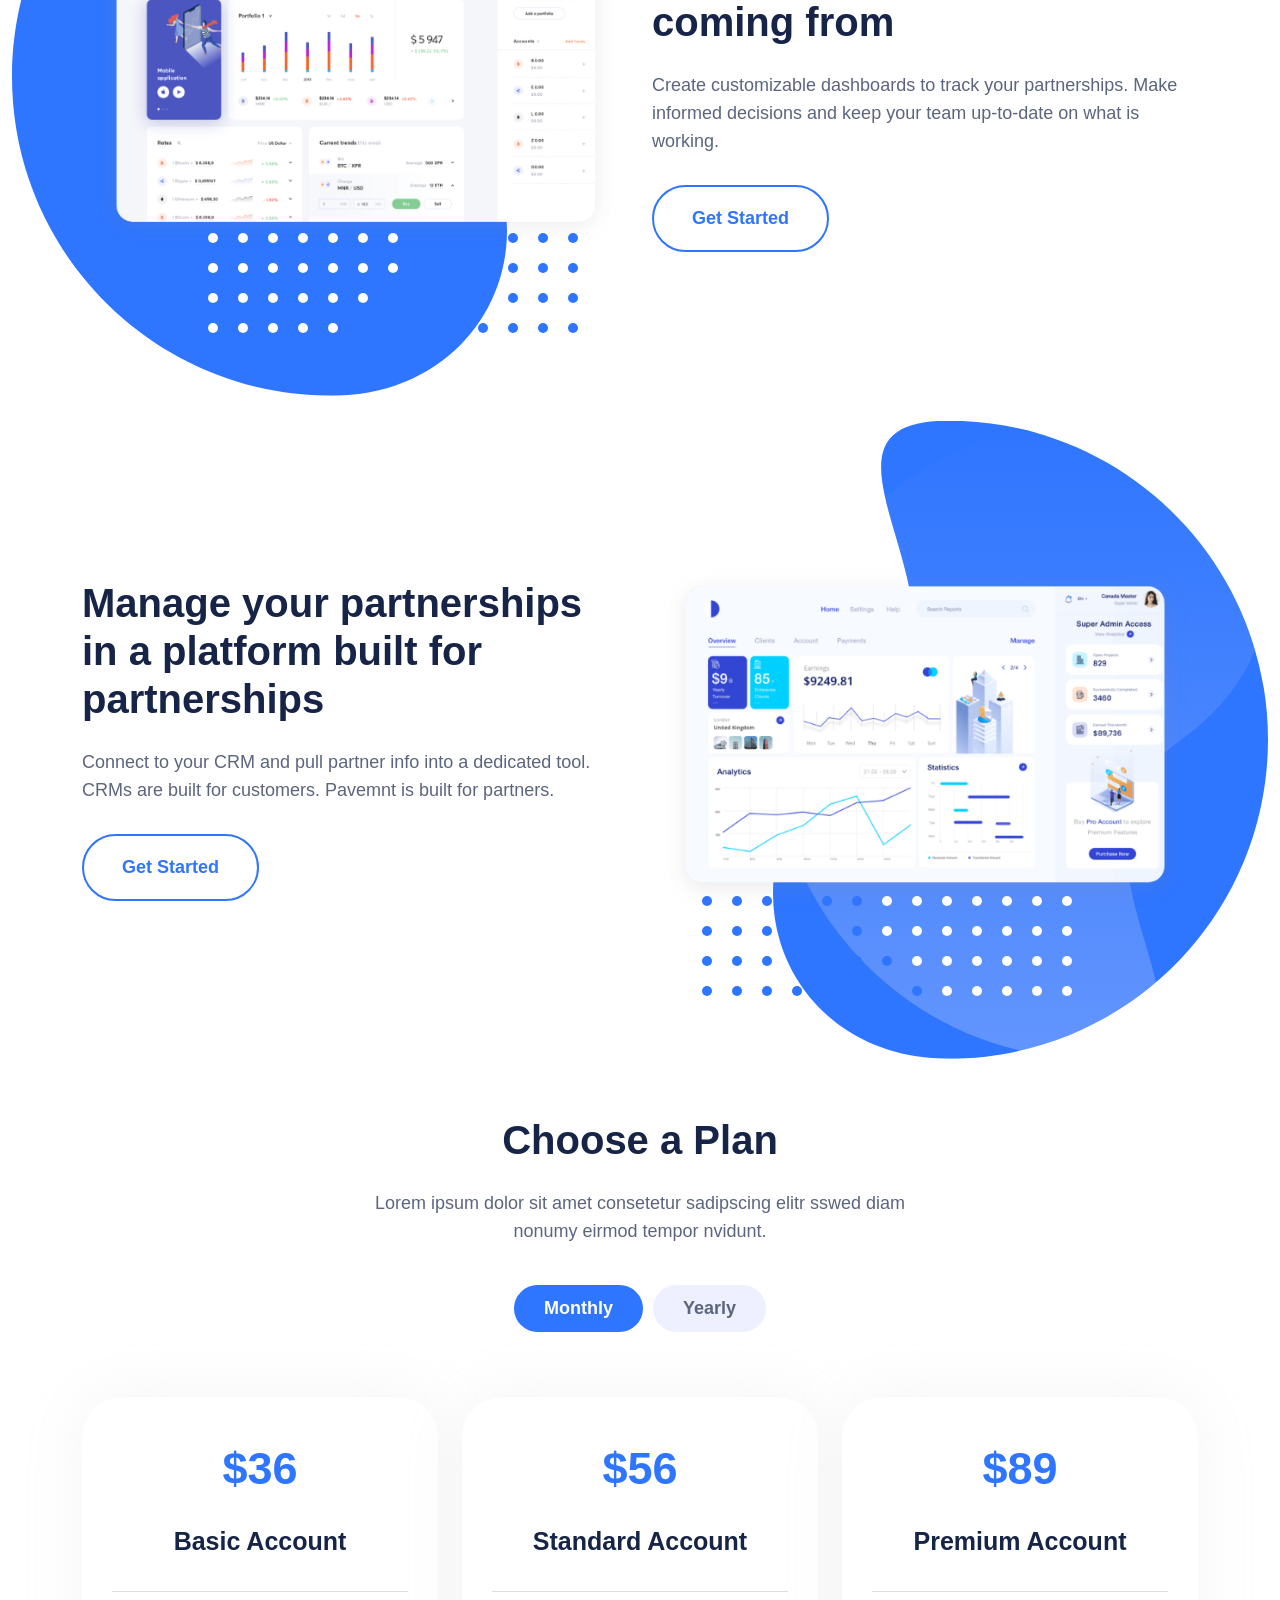
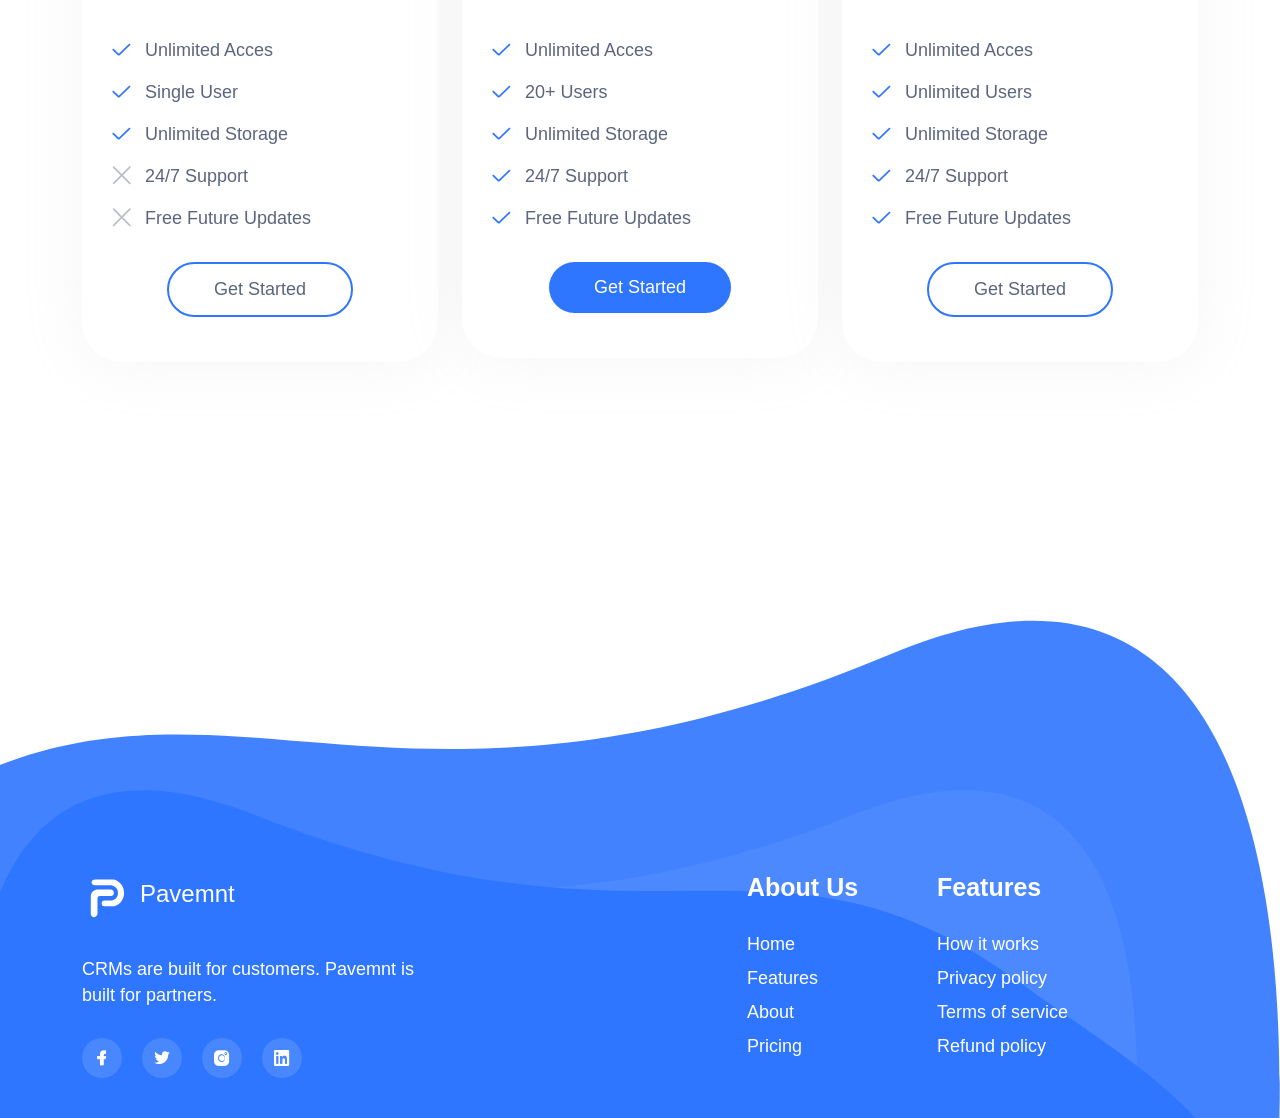
<file: pavemnt-landing-page/index.html>
<!DOCTYPE html>
<html class="no-js" lang="">
  <head>
    <meta charset="utf-8" />
    <meta http-equiv="x-ua-compatible" content="ie=edge" />
    <title>Pavemnt - Partner Platform</title>
    <meta name="description" content="" />
    <meta name="viewport" content="width=device-width, initial-scale=1" />
    <link
      rel="shortcut icon"
      type="image/x-icon"
      href="assets/img/favicon.png"
    />
    <!-- Place favicon.ico in the root directory -->

    <!-- ======== CSS here ======== -->
    <link rel="stylesheet" href="assets/css/bootstrap.min.css" />
    <link rel="stylesheet" href="assets/css/lineicons.css" />
    <link rel="stylesheet" href="assets/css/tiny-slider.css" />
    <link rel="stylesheet" href="assets/css/animate.css" />
    <link rel="stylesheet" href="assets/css/main.css" />
    <link href="https://fonts.cdnfonts.com/css/open-sauce-one" rel="stylesheet">
  </head>
  <body>

    <!-- ======== preloader start ======== -->
    <div class="preloader">
      <div class="loader">
        <div class="spinner">
          <div class="spinner-container">
            <div class="spinner-rotator">
              <div class="spinner-left">
                <div class="spinner-circle"></div>
              </div>
              <div class="spinner-right">
                <div class="spinner-circle"></div>
              </div>
            </div>
          </div>
        </div>
      </div>
    </div>
    <!-- preloader end -->

    <!-- ======== header start ======== -->
    <header class="header">
      <div class="navbar-area">
        <div class="container">
          <div class="row align-items-center">
            <div class="col-lg-12">
              <nav class="navbar navbar-expand-lg">
                <a class="navbar-brand" href="index.html">
                  <img src="assets/img/logo/logo.svg" alt="Logo" />
                  <a class="navbar-logo-txt">Pavemnt</a>
                </a>
                <button
                  class="navbar-toggler"
                  type="button"
                  data-bs-toggle="collapse"
                  data-bs-target="#navbarSupportedContent"
                  aria-controls="navbarSupportedContent"
                  aria-expanded="false"
                  aria-label="Toggle navigation"
                >
                  <span class="toggler-icon"></span>
                  <span class="toggler-icon"></span>
                  <span class="toggler-icon"></span>
                </button>

                <div
                  class="collapse navbar-collapse sub-menu-bar"
                  id="navbarSupportedContent"
                >
                  <ul id="nav" class="navbar-nav ms-auto">
                    <li class="nav-item">
                      <a class="page-scroll active" href="#home">Home</a>
                    </li>
                    <li class="nav-item">
                      <a class="page-scroll" href="#features">Features</a>
                    </li>
                    <li class="nav-item">
                      <a class="page-scroll" href="#about">About</a>
                    </li>

                    <!-- <li class="nav-item">
                      <a class="page-scroll" href="#why">Why</a>
                    </li> -->
                    <li class="nav-item">
                      <a class="page-scroll" href="#pricing">Pricing</a>
                    </li>
                    <!-- <li class="nav-item">
                      <a class="page-scroll" href="#testimonials">Clients</a>
                    </li> -->
                  </ul>
                </div>
                <!-- navbar collapse -->
              </nav>
              <!-- navbar -->
            </div>
          </div>
          <!-- row -->
        </div>
        <!-- container -->
      </div>
      <!-- navbar area -->
    </header>
    <!-- ======== header end ======== -->

    <!-- ======== hero-section start ======== -->
    <section id="home" class="hero-section">
      <div class="container">
        <div class="row align-items-center position-relative">
          <div class="col-lg-6">
            <div class="hero-content">
              <h1 class="wow fadeInUp" data-wow-delay=".4s">
                Track and Engage with your Referral Partners
              </h1>
              <p class="wow fadeInUp" data-wow-delay=".6s">
                Get visibility into your partnerships, 
                keep your partners up-to-date, 
                and double down on your best referral channel.
              </p>
              <a
                href="javascript:void(0)"
                class="main-btn border-btn btn-hover wow fadeInUp"
                data-wow-delay=".6s"
                >Get Started</a
              >
              <a href="#features" class="scroll-bottom">
                <i class="lni lni-arrow-down"></i
              ></a>
            </div>
          </div>
          <div class="col-lg-6">
            <div class="hero-img wow fadeInUp" data-wow-delay=".5s">
              <img src="assets/img/hero/hero-img.png" alt="" />
            </div>
          </div>
        </div>
      </div>
    </section>
    <!-- ======== hero-section end ======== -->

    <!-- ======== feature-section start ======== -->
    <section id="features" class="feature-section pt-120">
      <div class="container">
        <div class="row justify-content-center">
          <div class="col-lg-4 col-md-8 col-sm-10">
            <div class="single-feature">
              <div class="icon">
                <i class="lni lni-bar-chart"></i>
              </div>
              <div class="content">
                <h3>Track</h3>
                <p>
                  Measure which partners are performing and which aren't
                </p>
              </div>
            </div>
          </div>
          <div class="col-lg-4 col-md-8 col-sm-10">
            <div class="single-feature">
              <div class="icon">
                <i class="lni lni-users"></i>
              </div>
              <div class="content">
                <h3>Engage</h3>
                <p>
                  Keep your partners up-to-date with productivity reporting
                </p>
              </div>
            </div>
          </div>
          <div class="col-lg-4 col-md-8 col-sm-10">
            <div class="single-feature">
              <div class="icon">
                <i class="lni lni-connectdevelop"></i>
              </div>
              <div class="content">
                <h3>Connect</h3>
                <p>
                  Bring CRM data into a platform built for partnership management
                </p>
              </div>
            </div>
          </div>
        </div>
      </div>
    </section>
    <!-- ======== feature-section end ======== -->

    <!-- ======== about-section start ======== -->
    <section id="about" class="about-section pt-150">
      <div class="container">
        <div class="row align-items-center">
          <div class="col-xl-6 col-lg-6">
            <div class="about-img">
              <img src="assets/img/about/about-1.png" alt="" class="w-100" />
              <img
                src="assets/img/about/about-left-shape.svg"
                alt=""
                class="shape shape-1"
              />
              <img
                src="assets/img/about/left-dots.svg"
                alt=""
                class="shape shape-2"
              />
            </div>
          </div>
          <div class="col-xl-6 col-lg-6">
            <div class="about-content">
              <div class="section-title mb-30">
                <h2 class="mb-25 wow fadeInUp" data-wow-delay=".2s">
                  Quickly see where your leads and revenue are coming from
                </h2>
                <p class="wow fadeInUp" data-wow-delay=".4s">
                  Create customizable dashboards to track your partnerships. Make informed decisions and keep your team up-to-date on what is working.
                </p>
              </div>
              <a
                href="javascript:void(0)"
                class="main-btn btn-hover border-btn wow fadeInUp"
                data-wow-delay=".6s"
                >Get Started</a
              >
            </div>
          </div>
        </div>
      </div>
    </section>
    <!-- ======== about-section end ======== -->

    <!-- ======== about2-section start ======== -->
    <section id="about" class="about-section pt-150">
      <div class="container">
        <div class="row align-items-center">
          <div class="col-xl-6 col-lg-6">
            <div class="about-content">
              <div class="section-title mb-30">
                <h2 class="mb-25 wow fadeInUp" data-wow-delay=".2s">
                  Manage your partnerships in a platform built for partnerships
                </h2>
                <p class="wow fadeInUp" data-wow-delay=".4s">
                  Connect to your CRM and pull partner info into a dedicated tool. CRMs are built for customers. Pavemnt is built for partners.
                </p>
              </div>
              <!-- <ul>
                <li>Quick Access</li>
                <li>Easily to Manage</li>
                <li>24/7 Support</li>
              </ul> -->
              <a
                href="javascript:void(0)"
                class="main-btn btn-hover border-btn wow fadeInUp"
                data-wow-delay=".6s"
                >Get Started</a
              >
            </div>
          </div>
          <div class="col-xl-6 col-lg-6 order-first order-lg-last">
            <div class="about-img-2">
              <img src="assets/img/about/about-2.png" alt="" class="w-100" />
              <img
                src="assets/img/about/about-right-shape.svg"
                alt=""
                class="shape shape-1"
              />
              <img
                src="assets/img/about/right-dots.svg"
                alt=""
                class="shape shape-2"
              />
            </div>
          </div>
        </div>
      </div>
    </section>
    <!-- ======== about2-section end ======== -->

    <!-- ======== feature-section start ======== -->
    <!-- <section id="why" class="feature-extended-section pt-100">
      <div class="feature-extended-wrapper">
        <div class="container">
          <div class="row justify-content-center">
            <div class="col-xxl-5 col-xl-6 col-lg-8 col-md-9">
              <div class="section-title text-center mb-60">
                <h2 class="mb-25 wow fadeInUp" data-wow-delay=".2s">
                  Why Choose SaaSpal
                </h2>
                <p class="wow fadeInUp" data-wow-delay=".4s">
                  Lorem ipsum dolor sit amet, consetetur sadipscing elitr, sed
                  diam nonumy eirmod tempor invidunt ut labore et dolore
                </p>
              </div>
            </div>
          </div>

          <div class="row">
            <div class="col-lg-4 col-md-6">
              <div class="single-feature-extended">
                <div class="icon">
                  <i class="lni lni-display"></i>
                </div>
                <div class="content">
                  <h3>SaaS Focused</h3>
                  <p>
                    Lorem ipsum dolor sit amet, consetetur sadipscing elitr, sed
                    diam nonumy eirmod tempor invidunt ut labore
                  </p>
                </div>
              </div>
            </div>
            <div class="col-lg-4 col-md-6">
              <div class="single-feature-extended">
                <div class="icon">
                  <i class="lni lni-leaf"></i>
                </div>
                <div class="content">
                  <h3>Awesome Design</h3>
                  <p>
                    Lorem ipsum dolor sit amet, consetetur sadipscing elitr, sed
                    diam nonumy eirmod tempor invidunt ut labore
                  </p>
                </div>
              </div>
            </div>
            <div class="col-lg-4 col-md-6">
              <div class="single-feature-extended">
                <div class="icon">
                  <i class="lni lni-grid-alt"></i>
                </div>
                <div class="content">
                  <h3>Ready to Use</h3>
                  <p>
                    Lorem ipsum dolor sit amet, consetetur sadipscing elitr, sed
                    diam nonumy eirmod tempor invidunt ut labore
                  </p>
                </div>
              </div>
            </div>
            <div class="col-lg-4 col-md-6">
              <div class="single-feature-extended">
                <div class="icon">
                  <i class="lni lni-javascript"></i>
                </div>
                <div class="content">
                  <h3>Vanilla JS</h3>
                  <p>
                    Lorem ipsum dolor sit amet, consetetur sadipscing elitr, sed
                    diam nonumy eirmod tempor invidunt ut labore
                  </p>
                </div>
              </div>
            </div>
            <div class="col-lg-4 col-md-6">
              <div class="single-feature-extended">
                <div class="icon">
                  <i class="lni lni-layers"></i>
                </div>
                <div class="content">
                  <h3>Essential Sections</h3>
                  <p>
                    Lorem ipsum dolor sit amet, consetetur sadipscing elitr, sed
                    diam nonumy eirmod tempor invidunt ut labore
                  </p>
                </div>
              </div>
            </div>
            <div class="col-lg-4 col-md-6">
              <div class="single-feature-extended">
                <div class="icon">
                  <i class="lni lni-rocket"></i>
                </div>
                <div class="content">
                  <h3>Highly Optimized</h3>
                  <p>
                    Lorem ipsum dolor sit amet, consetetur sadipscing elitr, sed
                    diam nonumy eirmod tempor invidunt ut labore
                  </p>
                </div>
              </div>
            </div>
          </div>
        </div>
      </div>
    </section> -->
    <!-- ======== feature-section end ======== -->

    <!-- ======== pricing-section end ======== -->
    <section id="pricing" class="pricing-section pt-120 pb-120">
      <div class="container">
        <div class="row justify-content-center">
          <div class="col-xxl-5 col-xl-6 col-lg-8 col-md-9">
            <div class="section-title text-center mb-35">
              <h2 class="mb-25 wow fadeInUp" data-wow-delay=".2s">
                Choose a Plan
              </h2>
              <p class="wow fadeInUp" data-wow-delay=".4s">
                Lorem ipsum dolor sit amet consetetur sadipscing elitr sswed
                diam nonumy eirmod tempor nvidunt.
              </p>
            </div>
          </div>
        </div>

        <div class="pricing-nav-wrapper mb-60">
          <ul class="nav nav-pills" id="pills-tab" role="tablist">
            <li role="presentation">
              <a
                class="active"
                id="pills-month-tab"
                data-bs-toggle="pill"
                href="#pills-month"
                role="tab"
                aria-controls="pills-month"
                aria-selected="true"
                >Monthly</a
              >
            </li>
            <li role="presentation">
              <a
                id="pills-year-tab"
                data-bs-toggle="pill"
                href="#pills-year"
                role="tab"
                aria-controls="pills-year"
                aria-selected="false"
                >Yearly</a
              >
            </li>
          </ul>
        </div>

        <div class="tab-content" id="pills-tabContent">
          <div
            class="tab-pane fade show active"
            id="pills-month"
            role="tabpanel"
            aria-labelledby="pills-month-tab"
          >
            <div class="row justify-content-center">
              <div class="col-lg-4 col-md-8 col-sm-10">
                <div class="single-pricing">
                  <div class="pricing-header">
                    <h1 class="price">$36</h1>
                    <h3 class="package-name">Basic Account</h3>
                  </div>
                  <div class="content">
                    <ul>
                      <li>
                        <i class="lni lni-checkmark active"></i> Unlimited Acces
                      </li>
                      <li>
                        <i class="lni lni-checkmark active"></i> Single User
                      </li>
                      <li>
                        <i class="lni lni-checkmark active"></i> Unlimited
                        Storage
                      </li>
                      <li><i class="lni lni-close"></i> 24/7 Support</li>
                      <li><i class="lni lni-close"></i> Free Future Updates</li>
                    </ul>
                  </div>
                  <div class="pricing-btn">
                    <a
                      href="javascript:void(0)"
                      class="main-btn btn-hover border-btn"
                      >Get Started</a
                    >
                  </div>
                </div>
              </div>
              <div class="col-lg-4 col-md-8 col-sm-10">
                <div class="single-pricing">
                  <div class="pricing-header">
                    <h1 class="price">$56</h1>
                    <h3 class="package-name">Standard Account</h3>
                  </div>
                  <div class="content">
                    <ul>
                      <li>
                        <i class="lni lni-checkmark active"></i> Unlimited Acces
                      </li>
                      <li>
                        <i class="lni lni-checkmark active"></i> 20+ Users
                      </li>
                      <li>
                        <i class="lni lni-checkmark active"></i> Unlimited
                        Storage
                      </li>
                      <li>
                        <i class="lni lni-checkmark active"></i> 24/7 Support
                      </li>
                      <li>
                        <i class="lni lni-checkmark active"></i> Free Future
                        Updates
                      </li>
                    </ul>
                  </div>
                  <div class="pricing-btn">
                    <a href="javascript:void(0)" class="main-btn btn-hover"
                      >Get Started</a
                    >
                  </div>
                </div>
              </div>
              <div class="col-lg-4 col-md-8 col-sm-10">
                <div class="single-pricing">
                  <div class="pricing-header">
                    <h1 class="price">$89</h1>
                    <h3 class="package-name">Premium Account</h3>
                  </div>
                  <div class="content">
                    <ul>
                      <li>
                        <i class="lni lni-checkmark active"></i> Unlimited Acces
                      </li>
                      <li>
                        <i class="lni lni-checkmark active"></i> Unlimited Users
                      </li>
                      <li>
                        <i class="lni lni-checkmark active"></i> Unlimited
                        Storage
                      </li>
                      <li>
                        <i class="lni lni-checkmark active"></i> 24/7 Support
                      </li>
                      <li>
                        <i class="lni lni-checkmark active"></i> Free Future
                        Updates
                      </li>
                    </ul>
                  </div>
                  <div class="pricing-btn">
                    <a
                      href="javascript:void(0)"
                      class="main-btn btn-hover border-btn"
                      >Get Started</a
                    >
                  </div>
                </div>
              </div>
            </div>
          </div>
          <div
            class="tab-pane fade"
            id="pills-year"
            role="tabpanel"
            aria-labelledby="pills-year-tab"
          >
            <div class="row justify-content-center">
              <div class="col-lg-4 col-md-8 col-sm-10">
                <div class="single-pricing">
                  <div class="pricing-header">
                    <h1 class="price">$136</h1>
                    <h3 class="package-name">Basic Account</h3>
                  </div>
                  <div class="content">
                    <ul>
                      <li>
                        <i class="lni lni-checkmark active"></i> Unlimited Acces
                      </li>
                      <li>
                        <i class="lni lni-checkmark active"></i> Single User
                      </li>
                      <li>
                        <i class="lni lni-checkmark active"></i> Unlimited
                        Storage
                      </li>
                      <li><i class="lni lni-close"></i> 24/7 Support</li>
                      <li><i class="lni lni-close"></i> Free Future Updates</li>
                    </ul>
                  </div>
                  <div class="pricing-btn">
                    <a
                      href="javascript:void(0)"
                      class="main-btn btn-hover border-btn"
                      >Get Start</a
                    >
                  </div>
                </div>
              </div>
              <div class="col-lg-4 col-md-8 col-sm-10">
                <div class="single-pricing">
                  <div class="pricing-header">
                    <h1 class="price">$156</h1>
                    <h3 class="package-name">Standard Account</h3>
                  </div>
                  <div class="content">
                    <ul>
                      <li>
                        <i class="lni lni-checkmark active"></i> Unlimited Acces
                      </li>
                      <li>
                        <i class="lni lni-checkmark active"></i> 20+ Users
                      </li>
                      <li>
                        <i class="lni lni-checkmark active"></i> Unlimited
                        Storage
                      </li>
                      <li>
                        <i class="lni lni-checkmark active"></i> 24/7 Support
                      </li>
                      <li><i class="lni lni-close"></i> Free Future Updates</li>
                    </ul>
                  </div>
                  <div class="pricing-btn">
                    <a href="javascript:void(0)" class="main-btn btn-hover"
                      >Get Start</a
                    >
                  </div>
                </div>
              </div>
              <div class="col-lg-4 col-md-8 col-sm-10">
                <div class="single-pricing">
                  <div class="pricing-header">
                    <h1 class="price">$189</h1>
                    <h3 class="package-name">Premium Account</h3>
                  </div>
                  <div class="content">
                    <ul>
                      <li>
                        <i class="lni lni-checkmark active"></i> Unlimited Acces
                      </li>
                      <li>
                        <i class="lni lni-checkmark active"></i> Unlimited Users
                      </li>
                      <li>
                        <i class="lni lni-checkmark active"></i> Unlimited
                        Storage
                      </li>
                      <li>
                        <i class="lni lni-checkmark active"></i> 24/7 Support
                      </li>
                      <li>
                        <i class="lni lni-checkmark active"></i> Free Future
                        Updates
                      </li>
                    </ul>
                  </div>
                  <div class="pricing-btn">
                    <a
                      href="javascript:void(0)"
                      class="main-btn btn-hover border-btn"
                      >Get Start</a
                    >
                  </div>
                </div>
              </div>
            </div>
          </div>
        </div>
      </div>
    </section>
    <!-- ======== pricing-section end ======== -->

    <!-- ======== testimonial-section start ======== -->
    <!-- <section id="testimonials" class="testimonial-section">
      <div class="container">
        <div class="section-title text-center">
          <h2 class="mb-30">What our customers says</h2>
        </div>
        <div class="testimonial-active-wrapper">
          <div class="shapes">
            <img
              src="assets/img/testimonial/testimonial-shape.svg"
              alt=""
              class="shape shape-1"
            />
            <img
              src="assets/img/testimonial/testimonial-dots.svg"
              alt=""
              class="shape shape-2"
            />
          </div>

          <div class="testimonial-active">
            <div class="single-testimonial">
              <div class="row">
                <div class="col-xl-5 col-lg-5">
                  <div class="testimonial-img">
                    <img
                      src="assets/img/testimonial/testimonial-1.png"
                      alt=""
                    />
                    <div class="quote">
                      <i class="lni lni-quotation"></i>
                    </div>
                  </div>
                </div>

                <div class="col-xl-6 offset-xl-1 col-lg-6 offset-lg-1">
                  <div class="content-wrapper">
                    <div class="content">
                      <p>
                        Lorem ipsum dolor sit amet, consetetur sadipscing elitr,
                        sed dinonumy eirmod tempor invidunt ut labore et dolore
                        magna aliquyam erat, sed diam voluptua. At vero eos et
                        accusam et justo duo dolores et ea rebum. Stet clita
                        kasd gubergren, no sea takimata sanctus est Lorem.
                      </p>
                    </div>
                    <div class="info">
                      <h4>Jonathon Smith</h4>
                      <p>Developer and Youtuber</p>
                    </div>
                  </div>
                </div>
              </div>
            </div>

            <div class="single-testimonial">
              <div class="row">
                <div class="col-xl-5">
                  <div class="testimonial-img">
                    <img
                      src="assets/img/testimonial/testimonial-2.png"
                      alt=""
                    />
                    <div class="quote">
                      <i class="lni lni-quotation"></i>
                    </div>
                  </div>
                </div>

                <div class="col-xl-6 offset-xl-1">
                  <div class="content-wrapper">
                    <div class="content">
                      <p>
                        Lorem ipsum dolor sit amet, consetetur sadipscing elitr,
                        sed dinonumy eirmod tempor invidunt ut labore et dolore
                        magna aliquyam erat, sed diam voluptua. At vero eos et
                        accusam et justo duo dolores et ea rebum. Stet clita
                        kasd gubergren, no sea takimata sanctus est Lorem.
                      </p>
                    </div>
                    <div class="info">
                      <h4>Gray Simon</h4>
                      <p>UIX Designer and Developer</p>
                    </div>
                  </div>
                </div>
              </div>
            </div>

            <div class="single-testimonial">
              <div class="row">
                <div class="col-xl-5">
                  <div class="testimonial-img">
                    <img
                      src="assets/img/testimonial/testimonial-3.png"
                      alt=""
                    />
                    <div class="quote">
                      <i class="lni lni-quotation"></i>
                    </div>
                  </div>
                </div>

                <div class="col-xl-6 offset-xl-1">
                  <div class="content-wrapper">
                    <div class="content">
                      <p>
                        Lorem ipsum dolor sit amet, consetetur sadipscing elitr,
                        sed dinonumy eirmod tempor invidunt ut labore et dolore
                        magna aliquyam erat, sed diam voluptua. At vero eos et
                        accusam et justo duo dolores et ea rebum. Stet clita
                        kasd gubergren, no sea takimata sanctus est Lorem.
                      </p>
                    </div>
                    <div class="info">
                      <h4>Michel Smith</h4>
                      <p>Traveler and Vloger</p>
                    </div>
                  </div>
                </div>
              </div>
            </div>
          </div>
        </div>
      </div>
    </section> -->
    <!-- ======== testimonial-section end ======== -->

    <!-- ======== subscribe-section start ======== -->
    <!-- <section id="contact" class="subscribe-section pt-120">
      <div class="container">
        <div class="subscribe-wrapper img-bg">
          <div class="row align-items-center">
            <div class="col-xl-6 col-lg-7">
              <div class="section-title mb-15">
                <h2 class="text-white mb-25">Subscribe Our Newsletter</h2>
                <p class="text-white pr-5">
                  Lorem ipsum dolor sit amet, consetetur sadipscing elitr, sed
                  diam nonumy eirmod tempor
                </p>
              </div>
            </div>
            <div class="col-xl-6 col-lg-5">
              <form action="#" class="subscribe-form">
                <input
                  type="email"
                  name="subs-email"
                  id="subs-email"
                  placeholder="Your Email"
                />
                <button type="submit" class="main-btn btn-hover">
                  Subscribe
                </button>
              </form>
            </div>
          </div>
        </div>
      </div>
    </section> -->
    <!-- ======== subscribe-section end ======== -->

    <!-- ======== footer start ======== -->
    <footer class="footer">
      <div class="container">
        <div class="widget-wrapper">
          <div class="row">
            <div class="col-xl-4 col-lg-4 col-md-6">
              <div class="footer-widget">
                <div class="logo mb-30">
                  <a class="navbar-brand" href="index.html">
                    <img src="assets/img/logo/logo.svg" alt="" />
                    <a class="navbar-logo-txt-footer">Pavemnt</a>
                  </a>
                  
                </div>
                <p class="desc mb-30 text-white">
                  CRMs are built for customers. Pavemnt is built for partners.
                </p>
                <ul class="socials">
                  <li>
                    <a href="jvascript:void(0)">
                      <i class="lni lni-facebook-filled"></i>
                    </a>
                  </li>
                  <li>
                    <a href="jvascript:void(0)">
                      <i class="lni lni-twitter-filled"></i>
                    </a>
                  </li>
                  <li>
                    <a href="jvascript:void(0)">
                      <i class="lni lni-instagram-filled"></i>
                    </a>
                  </li>
                  <li>
                    <a href="jvascript:void(0)">
                      <i class="lni lni-linkedin-original"></i>
                    </a>
                  </li>
                </ul>
              </div>
            </div>

            <div class="col-xl-3 col-lg-3 col-md-6">

            </div>

            <div class="col-xl-2 col-lg-2 col-md-6">
              <div class="footer-widget about-us-footer">
                <h3>About Us</h3>
                <ul class="links">
                  <li><a href="#home">Home</a></li>
                  <li><a href="#features">Features</a></li>
                  <li><a href="#about">About</a></li>
                  <li><a href="#pricing">Pricing</a></li>
                </ul>
              </div>
            </div>

            <div class="col-xl-3 col-lg-3 col-md-6">
              <div class="footer-widget">
                <h3>Features</h3>
                <ul class="links">
                  <li><a href="javascript:void(0)">How it works</a></li>
                  <li><a href="javascript:void(0)">Privacy policy</a></li>
                  <li><a href="javascript:void(0)">Terms of service</a></li>
                  <li><a href="javascript:void(0)">Refund policy</a></li>
                </ul>
              </div>
            </div>

            <!-- <div class="col-xl-3 col-lg-3 col-md-6">
              <div class="footer-widget">
                <h3>Other Products</h3>
                <ul class="links">
                  <li><a href="jvascript:void(0)">Accounting Software</a></li>
                  <li><a href="jvascript:void(0)">Billing Software</a></li>
                  <li><a href="jvascript:void(0)">Booking System</a></li>
                  <li><a href="jvascript:void(0)">Tracking System</a></li>
                </ul>
              </div>
            </div> -->
          </div>
        </div>
      </div>
    </footer>
    <!-- ======== footer end ======== -->

    <!-- ======== scroll-top ======== -->
    <a href="#" class="scroll-top btn-hover">
      <i class="lni lni-chevron-up"></i>
    </a>

    <!-- ======== JS here ======== -->
    <script src="assets/js/bootstrap.bundle.min.js"></script>
    <script src="assets/js/tiny-slider.js"></script>
    <script src="assets/js/wow.min.js"></script>
    <script src="assets/js/main.js"></script>
  </body>
</html>
</file>
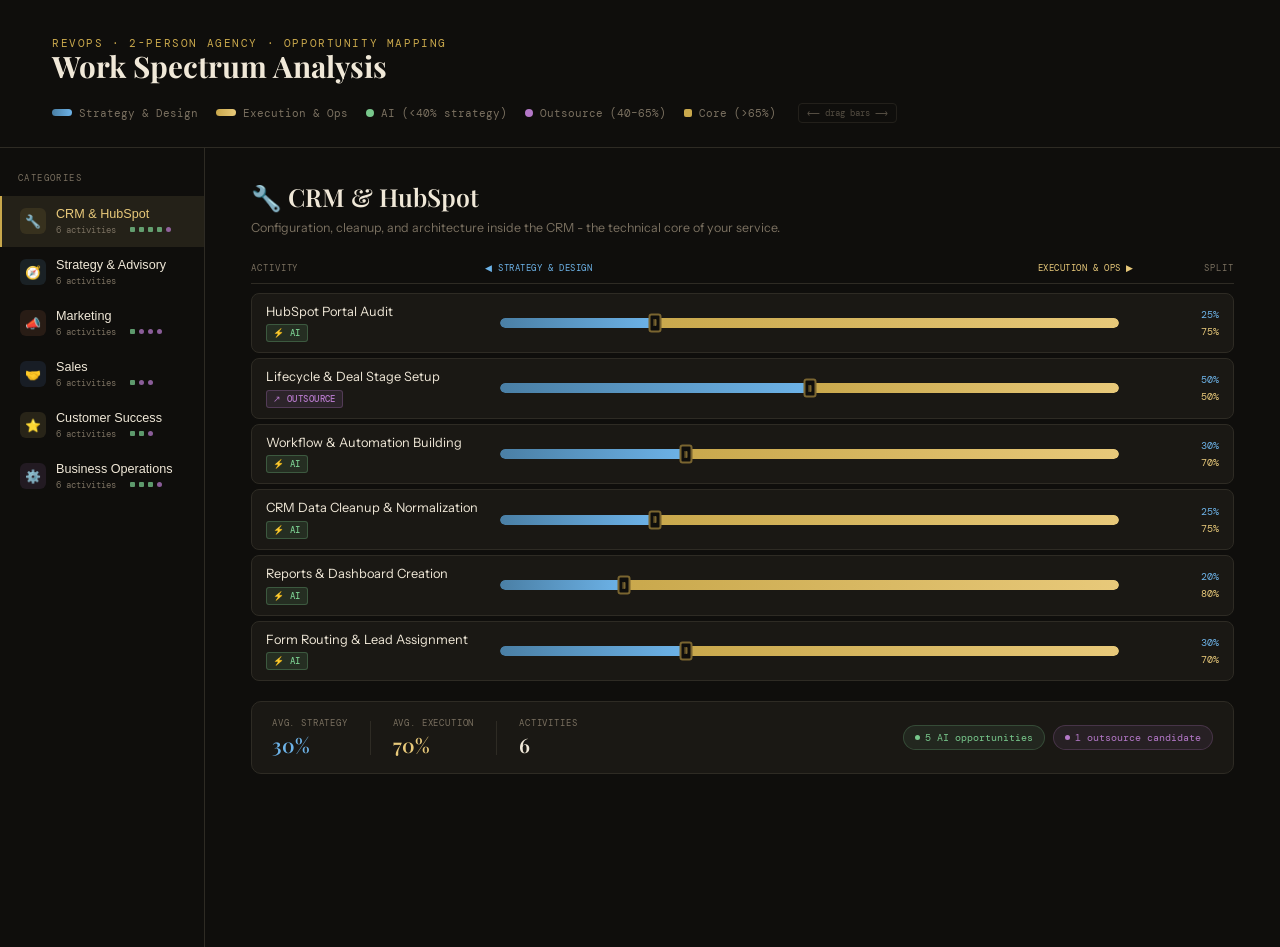
<file: opportunities.html>
<!DOCTYPE html>
<html lang="en">
<head>
<meta charset="UTF-8">
<meta name="viewport" content="width=device-width, initial-scale=1.0">
<title>RevOps Opportunity Spectrum</title>
<link href="https://fonts.googleapis.com/css2?family=Playfair+Display:wght@400;600;700&family=DM+Mono:wght@300;400;500&family=Instrument+Sans:wght@300;400;500&display=swap" rel="stylesheet">
<style>
  *, *::before, *::after { box-sizing: border-box; margin: 0; padding: 0; }
  :root {
    --bg: #0f0e0c;
    --surface: #1a1814;
    --surface2: #242118;
    --border: #2e2b24;
    --gold: #c9a84c;
    --gold-light: #e8c97a;
    --gold-dim: #7a6530;
    --cream: #f0e8d8;
    --muted: #7a7060;
    --strategy: #4a7fa5;
    --strategy-light: #6db3e8;
    --ops: #c9a84c;
    --ops-light: #e8c97a;
    --ai-color: #78c88c;
    --outsource-color: #b478c8;
  }
  body {
    background: var(--bg);
    color: var(--cream);
    font-family: 'Instrument Sans', sans-serif;
    min-height: 100vh;
    overflow-x: hidden;
    user-select: none;
  }
  header {
    padding: 32px 52px 24px;
    border-bottom: 1px solid var(--border);
    display: flex;
    align-items: flex-end;
    justify-content: space-between;
    gap: 20px;
    flex-wrap: wrap;
  }
  .header-left h1 {
    font-family: 'Playfair Display', serif;
    font-size: 1.85rem;
    font-weight: 700;
    color: var(--cream);
    line-height: 1.1;
  }
  .header-left .subtitle {
    font-family: 'DM Mono', monospace;
    font-size: 0.66rem;
    color: var(--gold);
    letter-spacing: 0.15em;
    text-transform: uppercase;
    margin-top: 5px;
  }
  .legend {
    display: flex;
    gap: 18px;
    align-items: center;
    flex-wrap: wrap;
    justify-content: flex-end;
  }
  .legend-item {
    display: flex;
    align-items: center;
    gap: 7px;
    font-size: 0.68rem;
    font-family: 'DM Mono', monospace;
    color: var(--muted);
  }
  .legend-swatch { width: 20px; height: 7px; border-radius: 4px; }
  .legend-swatch.s { background: linear-gradient(90deg, var(--strategy), var(--strategy-light)); }
  .legend-swatch.o { background: linear-gradient(90deg, var(--ops), var(--ops-light)); }
  .legend-dot { width: 8px; height: 8px; border-radius: 50%; }
  .legend-dot.ai { background: var(--ai-color); }
  .legend-dot.out { background: var(--outsource-color); }
  .legend-dot.core { background: var(--gold); border-radius: 2px; }
  .legend-hint {
    font-family: 'DM Mono', monospace;
    font-size: 0.59rem;
    color: var(--muted);
    opacity: 0.65;
    border: 1px solid var(--border);
    padding: 3px 8px;
    border-radius: 4px;
    margin-left: 4px;
  }

  .app {
    display: grid;
    grid-template-columns: 205px 1fr;
    height: calc(100vh - 101px);
  }
  .sidebar {
    border-right: 1px solid var(--border);
    padding: 24px 0;
    overflow-y: auto;
  }
  .sidebar-label {
    font-family: 'DM Mono', monospace;
    font-size: 0.59rem;
    letter-spacing: 0.15em;
    text-transform: uppercase;
    color: var(--muted);
    padding: 0 18px 12px;
  }
  .cat-btn {
    display: flex;
    align-items: center;
    gap: 10px;
    width: 100%;
    padding: 11px 18px;
    background: none;
    border: none;
    cursor: pointer;
    text-align: left;
    transition: all 0.18s;
    border-left: 2px solid transparent;
  }
  .cat-btn:hover { background: var(--surface); }
  .cat-btn.active { background: var(--surface2); border-left-color: var(--gold); }
  .cat-icon {
    width: 26px; height: 26px;
    border-radius: 6px;
    display: flex; align-items: center; justify-content: center;
    font-size: 0.8rem; flex-shrink: 0;
  }
  .cat-text { flex: 1; min-width: 0; }
  .cat-name { font-size: 0.79rem; font-weight: 500; color: var(--cream); display: block; }
  .cat-btn.active .cat-name { color: var(--gold-light); }
  .cat-meta {
    font-family: 'DM Mono', monospace;
    font-size: 0.57rem;
    color: var(--muted);
    display: flex;
    gap: 4px;
    margin-top: 3px;
    align-items: center;
  }
  .mini-pip { width: 5px; height: 5px; border-radius: 1px; display: inline-block; flex-shrink: 0; }

  .main { overflow-y: auto; padding: 32px 46px; }

  .category-header {
    margin-bottom: 24px;
    opacity: 0;
    animation: fadeUp 0.35s forwards;
  }
  .category-title {
    font-family: 'Playfair Display', serif;
    font-size: 1.55rem;
    font-weight: 600;
    color: var(--cream);
  }
  .category-desc {
    color: var(--muted);
    font-size: 0.78rem;
    margin-top: 5px;
    line-height: 1.6;
  }

  .col-headers {
    display: grid;
    grid-template-columns: 220px 1fr 86px;
    gap: 14px;
    align-items: center;
    margin-bottom: 9px;
    padding-bottom: 9px;
    border-bottom: 1px solid var(--border);
  }
  .col-lbl {
    font-family: 'DM Mono', monospace;
    font-size: 0.58rem;
    letter-spacing: 0.1em;
    text-transform: uppercase;
    color: var(--muted);
  }
  .col-spectrum-lbl { display: flex; justify-content: space-between; }
  .col-spectrum-lbl span {
    font-family: 'DM Mono', monospace;
    font-size: 0.58rem;
    letter-spacing: 0.06em;
    text-transform: uppercase;
  }
  .col-spectrum-lbl span:first-child { color: var(--strategy-light); }
  .col-spectrum-lbl span:last-child  { color: var(--ops-light); }

  .activity-list { display: flex; flex-direction: column; gap: 5px; }

  .activity-row {
    display: grid;
    grid-template-columns: 220px 1fr 86px;
    gap: 14px;
    align-items: center;
    padding: 10px 14px;
    border-radius: 8px;
    background: var(--surface);
    border: 1px solid var(--border);
    transition: border-color 0.18s, background 0.18s;
    opacity: 0;
    animation: fadeUp 0.3s forwards;
  }
  .activity-row:hover { border-color: var(--gold-dim); background: var(--surface2); }

  .act-label { display: flex; flex-direction: column; gap: 4px; }
  .act-name { font-size: 0.8rem; color: var(--cream); line-height: 1.3; }
  .opp-tag {
    font-family: 'DM Mono', monospace;
    font-size: 0.56rem;
    padding: 2px 6px;
    border-radius: 3px;
    letter-spacing: 0.05em;
    text-transform: uppercase;
    font-weight: 500;
    display: inline-block;
    width: fit-content;
    transition: background 0.25s, color 0.25s, border-color 0.25s;
  }
  .tag-ai  { background: rgba(120,200,140,0.12); color: var(--ai-color);        border: 1px solid rgba(120,200,140,0.28); }
  .tag-out { background: rgba(180,120,200,0.12); color: var(--outsource-color); border: 1px solid rgba(180,120,200,0.28); }
  .tag-core{ background: rgba(201,168,76,0.10);  color: var(--gold);            border: 1px solid rgba(201,168,76,0.22); }

  /* DRAGGABLE BAR */
  .bar-wrap {
    position: relative;
    height: 28px;
    display: flex;
    align-items: center;
    cursor: ew-resize;
  }
  .bar-track {
    position: absolute;
    inset: 9px 0;
    height: 10px;
    background: rgba(0,0,0,0.4);
    border-radius: 5px;
    overflow: hidden;
  }
  .bar-s {
    position: absolute;
    left: 0; top: 0; bottom: 0;
    background: linear-gradient(90deg, var(--strategy) 0%, var(--strategy-light) 100%);
    border-radius: 5px 0 0 5px;
  }
  .bar-o {
    position: absolute;
    right: 0; top: 0; bottom: 0;
    background: linear-gradient(90deg, var(--ops) 0%, var(--ops-light) 100%);
    border-radius: 0 5px 5px 0;
  }
  .bar-handle {
    position: absolute;
    top: 50%;
    transform: translate(-50%, -50%);
    width: 13px; height: 19px;
    background: var(--bg);
    border: 2px solid var(--gold-dim);
    border-radius: 3px;
    cursor: ew-resize;
    z-index: 3;
    transition: border-color 0.15s;
  }
  .bar-handle::before, .bar-handle::after {
    content: '';
    position: absolute;
    top: 50%; transform: translateY(-50%);
    width: 1.5px; height: 7px;
    background: var(--gold-dim);
    border-radius: 1px;
    transition: background 0.15s;
  }
  .bar-handle::before { left: 3px; }
  .bar-handle::after  { right: 3px; }
  .bar-wrap:hover .bar-handle,
  .bar-wrap.dragging .bar-handle {
    border-color: var(--gold);
  }
  .bar-wrap:hover .bar-handle::before,
  .bar-wrap:hover .bar-handle::after,
  .bar-wrap.dragging .bar-handle::before,
  .bar-wrap.dragging .bar-handle::after {
    background: var(--gold);
  }

  .pct-col {
    font-family: 'DM Mono', monospace;
    font-size: 0.63rem;
    text-align: right;
    line-height: 1.7;
    white-space: nowrap;
  }
  .pct-s { color: var(--strategy-light); }
  .pct-o { color: var(--ops-light); }

  .summary-bar {
    margin-top: 20px;
    padding: 15px 20px;
    background: var(--surface);
    border: 1px solid var(--border);
    border-radius: 10px;
    display: flex;
    align-items: center;
    gap: 22px;
    opacity: 0;
    animation: fadeUp 0.4s 0.22s forwards;
    flex-wrap: wrap;
  }
  .sum-stat { display: flex; flex-direction: column; gap: 2px; }
  .sum-label {
    font-family: 'DM Mono', monospace;
    font-size: 0.57rem;
    color: var(--muted);
    letter-spacing: 0.09em;
    text-transform: uppercase;
  }
  .sum-val {
    font-family: 'Playfair Display', serif;
    font-size: 1.25rem;
    font-weight: 600;
  }
  .sum-val.s { color: var(--strategy-light); }
  .sum-val.o { color: var(--ops-light); }
  .sum-val.n { color: var(--cream); }
  .divv { width: 1px; height: 34px; background: var(--border); }
  .opp-pills { margin-left: auto; display: flex; gap: 8px; flex-wrap: wrap; }
  .opp-pill {
    display: flex; align-items: center; gap: 5px;
    font-family: 'DM Mono', monospace;
    font-size: 0.62rem;
    padding: 5px 11px;
    border-radius: 20px;
    transition: all 0.2s;
  }
  .opp-pill .dot { width: 5px; height: 5px; border-radius: 50%; background: currentColor; flex-shrink: 0; }
  .opp-pill.ai   { background: rgba(120,200,140,0.09); color: var(--ai-color);        border: 1px solid rgba(120,200,140,0.22); }
  .opp-pill.out  { background: rgba(180,120,200,0.09); color: var(--outsource-color); border: 1px solid rgba(180,120,200,0.22); }
  .opp-pill.core { background: rgba(201,168,76,0.09);  color: var(--gold);            border: 1px solid rgba(201,168,76,0.18); }

  @keyframes fadeUp {
    from { opacity: 0; transform: translateY(7px); }
    to   { opacity: 1; transform: translateY(0); }
  }
  .activity-row:nth-child(1) { animation-delay: 0.04s; }
  .activity-row:nth-child(2) { animation-delay: 0.09s; }
  .activity-row:nth-child(3) { animation-delay: 0.14s; }
  .activity-row:nth-child(4) { animation-delay: 0.19s; }
  .activity-row:nth-child(5) { animation-delay: 0.24s; }
  .activity-row:nth-child(6) { animation-delay: 0.29s; }
  .activity-row:nth-child(7) { animation-delay: 0.34s; }
</style>
</head>
<body>

<header>
  <div class="header-left">
    <div class="subtitle">RevOps · 2-Person Agency · Opportunity Mapping</div>
    <h1>Work Spectrum Analysis</h1>
  </div>
  <div class="legend">
    <div class="legend-item"><div class="legend-swatch s"></div>Strategy &amp; Design</div>
    <div class="legend-item"><div class="legend-swatch o"></div>Execution &amp; Ops</div>
    <div class="legend-item"><div class="legend-dot ai"></div>AI (&lt;40% strategy)</div>
    <div class="legend-item"><div class="legend-dot out"></div>Outsource (40–65%)</div>
    <div class="legend-item"><div class="legend-dot core"></div>Core (&gt;65%)</div>
    <div class="legend-hint">⟵ drag bars ⟶</div>
  </div>
</header>

<div class="app">
  <nav class="sidebar"><div class="sidebar-label">Categories</div><div id="nav"></div></nav>
  <main class="main" id="main"></main>
</div>

<script>
// Tag auto-assigned by strategy %
// >70% strategy  → core (human judgment)
// <35% strategy  → ai  (repeatable / automatable)
// 35–70%         → outsource (mixed, delegatable)
function autoTag(s) {
  if (s >= 70) return 'core';
  if (s <= 35) return 'ai';
  return 'out';
}
const TAG_LABELS = { ai: '⚡ AI', out: '↗ Outsource', core: '✦ Core' };

const CATEGORIES = [
  {
    id: 'crm',
    icon: '🔧',
    name: 'CRM & HubSpot',
    color: '#c9a84c',
    desc: 'Configuration, cleanup, and architecture inside the CRM - the technical core of your service.',
    activities: [
      { name: 'HubSpot Portal Audit', s: 25 },
      { name: 'Lifecycle & Deal Stage Setup', s: 50 },
      { name: 'Workflow & Automation Building', s: 30 },
      { name: 'CRM Data Cleanup & Normalization', s: 25 },
      { name: 'Reports & Dashboard Creation', s: 20 },
      { name: 'Form Routing & Lead Assignment', s: 30 },
    ]
  },
  {
    id: 'strategy',
    icon: '🧭',
    name: 'Strategy & Advisory',
    color: '#6db3e8',
    desc: 'High-value consulting that defines direction - your highest-leverage, highest-margin output.',
    activities: [
      { name: 'Sales Process & Funnel Design', s: 85 },
      { name: 'Sales Coaching & Consultation', s: 90 },
      { name: 'Sales Call Reviews & Feedback', s: 90 },
      { name: 'Funnel Visualization & Mapping', s: 80 },
      { name: 'RevOps Roadmap Planning', s: 85 },
      { name: 'ICP & Targeting Definition', s: 90 },
    ]
  },
  {
    id: 'marketing',
    icon: '📣',
    name: 'Marketing',
    color: '#e8855a',
    desc: 'Demand generation and content to keep your own pipeline full as a 2-person shop.',
    activities: [
      { name: 'Brand Positioning & Messaging', s: 90 },
      { name: 'Content Strategy & Editorial', s: 80 },
      { name: 'Case Studies & Social Content', s: 55 },
      { name: 'Cold Outreach', s: 40 },
      { name: 'Website Copy & Landing Pages', s: 30 },
      { name: 'Analytics Review & Reporting', s: 50 },
    ]
  },
  {
    id: 'sales',
    icon: '🤝',
    name: 'Sales',
    color: '#5a8ee8',
    desc: 'Closing new clients - from first touch to signed contract.',
    activities: [
      { name: 'Discovery & Qualification Calls', s: 90 },
      { name: 'Proposal & Scope Writing', s: 65 },
      { name: 'Pricing & Deal Structuring', s: 85 },
      { name: 'Referral & Partner Development', s: 80 },
      { name: 'Outbound Prospecting & Follow-Up', s: 40 },
      { name: 'CRM Pipeline Hygiene', s: 10 },
    ]
  },
  {
    id: 'cs',
    icon: '⭐',
    name: 'Customer Success',
    color: '#e8c97a',
    desc: 'Retention, expansion, and ensuring clients see measurable ROI from your work.',
    activities: [
      { name: 'Onboarding & Kickoff Calls', s: 80 },
      { name: 'Ongoing Check-ins & QBRs', s: 75 },
      { name: 'Renewal & Upsell Conversations', s: 85 },
      { name: 'Client Progress Reporting', s: 20 },
      { name: 'Documentation & SOP Delivery', s: 20 },
      { name: 'Testimonials & Case Study Capture', s: 50 },
    ]
  },
  {
    id: 'ops',
    icon: '⚙️',
    name: 'Business Operations',
    color: '#b478c8',
    desc: 'Internal admin, finance, and systems that keep a lean 2-person shop running.',
    activities: [
      { name: 'Strategic Planning & Goal Setting', s: 95 },
      { name: 'Invoicing & Contract Management', s: 20 },
      { name: 'Bookkeeping & Tax Compliance', s: 40 },
      { name: 'Internal Project Management', s: 30 },
      { name: 'Toolstack & Vendor Management', s: 25 },
      { name: 'Financial Review & Forecasting', s: 80 },
    ]
  },
];

// Mutable state: strategy % per [catId][actIndex]
const state = {};
CATEGORIES.forEach(cat => {
  state[cat.id] = cat.activities.map(a => a.s);
});

let activeId = CATEGORIES[0].id;

// ── Sidebar ───────────────────────────────────────────────────────────────────
function renderNav() {
  document.getElementById('nav').innerHTML = CATEGORIES.map(cat => {
    const vals = state[cat.id];
    const aiN  = vals.filter(v => autoTag(v) === 'ai').length;
    const outN = vals.filter(v => autoTag(v) === 'out').length;
    const pips =
      Array(Math.min(aiN,  4)).fill(`<span class="mini-pip" style="background:var(--ai-color);opacity:.75"></span>`).join('') +
      Array(Math.min(outN, 3)).fill(`<span class="mini-pip" style="background:var(--outsource-color);opacity:.75;border-radius:50%"></span>`).join('');
    return `
      <button class="cat-btn ${cat.id === activeId ? 'active' : ''}" onclick="setCategory('${cat.id}')">
        <div class="cat-icon" style="background:${cat.color}1e;color:${cat.color}">${cat.icon}</div>
        <div class="cat-text">
          <span class="cat-name">${cat.name}</span>
          <div class="cat-meta">${cat.activities.length} activities &nbsp;${pips}</div>
        </div>
      </button>`;
  }).join('');
}

// ── Main panel ────────────────────────────────────────────────────────────────
function renderMain(catId) {
  const cat  = CATEGORIES.find(c => c.id === catId);
  const vals = state[catId];

  document.getElementById('main').innerHTML = `
    <div class="category-header">
      <div class="category-title">${cat.icon} ${cat.name}</div>
      <div class="category-desc">${cat.desc}</div>
    </div>
    <div class="col-headers">
      <div class="col-lbl">Activity</div>
      <div class="col-spectrum-lbl">
        <span>◀ Strategy &amp; Design</span>
        <span>Execution &amp; Ops ▶</span>
      </div>
      <div class="col-lbl" style="text-align:right">Split</div>
    </div>
    <div class="activity-list">
      ${cat.activities.map((a, i) => rowHTML(catId, i, vals[i])).join('')}
    </div>
    <div class="summary-bar" id="sum">${summaryHTML(catId)}</div>
  `;

  cat.activities.forEach((_, i) => attachDrag(catId, i));
}

function rowHTML(catId, i, s) {
  const tag = autoTag(s);
  return `
    <div class="activity-row" id="row-${catId}-${i}">
      <div class="act-label">
        <div class="act-name">${CATEGORIES.find(c => c.id===catId).activities[i].name}</div>
        <div class="opp-tag tag-${tag}" id="tag-${catId}-${i}">${TAG_LABELS[tag]}</div>
      </div>
      <div class="bar-wrap" id="bw-${catId}-${i}">
        <div class="bar-track">
          <div class="bar-s" id="bs-${catId}-${i}" style="width:${s}%"></div>
          <div class="bar-o" id="bo-${catId}-${i}" style="width:${100-s}%"></div>
        </div>
        <div class="bar-handle" id="bh-${catId}-${i}" style="left:${s}%"></div>
      </div>
      <div class="pct-col">
        <div class="pct-s" id="ps-${catId}-${i}">${s}%</div>
        <div class="pct-o" id="po-${catId}-${i}">${100-s}%</div>
      </div>
    </div>`;
}

function summaryHTML(catId) {
  const vals  = state[catId];
  const avg   = Math.round(vals.reduce((a,b)=>a+b,0) / vals.length);
  const aiN   = vals.filter(v => autoTag(v) === 'ai').length;
  const outN  = vals.filter(v => autoTag(v) === 'out').length;
  const coreN = vals.filter(v => autoTag(v) === 'core').length;
  return `
    <div class="sum-stat">
      <div class="sum-label">Avg. Strategy</div>
      <div class="sum-val s">${avg}%</div>
    </div>
    <div class="divv"></div>
    <div class="sum-stat">
      <div class="sum-label">Avg. Execution</div>
      <div class="sum-val o">${100-avg}%</div>
    </div>
    <div class="divv"></div>
    <div class="sum-stat">
      <div class="sum-label">Activities</div>
      <div class="sum-val n">${vals.length}</div>
    </div>
    <div class="opp-pills">
      ${aiN   > 0 ? `<div class="opp-pill ai"  ><div class="dot"></div>${aiN} AI opportunit${aiN===1?'y':'ies'}</div>` : ''}
      ${outN  > 0 ? `<div class="opp-pill out" ><div class="dot"></div>${outN} outsource candidate${outN===1?'':'s'}</div>` : ''}
      ${coreN > 0 ? `<div class="opp-pill core"><div class="dot"></div>${coreN} core / keep</div>` : ''}
    </div>`;
}

// ── Drag ──────────────────────────────────────────────────────────────────────
function attachDrag(catId, i) {
  const wrap   = document.getElementById(`bw-${catId}-${i}`);
  const handle = document.getElementById(`bh-${catId}-${i}`);
  if (!wrap || !handle) return;

  function pctFromX(clientX) {
    const r = wrap.getBoundingClientRect();
    const raw = (clientX - r.left) / r.width * 100;
    return Math.round(Math.min(100, Math.max(0, raw)) / 5) * 5;
  }

  function applyVal(val) {
    state[catId][i] = val;
    document.getElementById(`bs-${catId}-${i}`).style.width = val + '%';
    document.getElementById(`bo-${catId}-${i}`).style.width = (100-val) + '%';
    handle.style.left = val + '%';
    document.getElementById(`ps-${catId}-${i}`).textContent = val + '%';
    document.getElementById(`po-${catId}-${i}`).textContent = (100-val) + '%';
    const tag = autoTag(val);
    const tagEl = document.getElementById(`tag-${catId}-${i}`);
    tagEl.className = `opp-tag tag-${tag}`;
    tagEl.textContent = TAG_LABELS[tag];
    document.getElementById('sum').innerHTML = summaryHTML(catId);
    // refresh nav pips without full re-render
    renderNav();
  }

  // click on track
  wrap.addEventListener('click', e => {
    if (e.target === handle) return;
    applyVal(pctFromX(e.clientX));
  });

  // mouse drag
  handle.addEventListener('mousedown', e => {
    e.preventDefault();
    wrap.classList.add('dragging');
    const onMove = e2 => applyVal(pctFromX(e2.clientX));
    const onUp   = ()  => { wrap.classList.remove('dragging'); document.removeEventListener('mousemove', onMove); document.removeEventListener('mouseup', onUp); };
    document.addEventListener('mousemove', onMove);
    document.addEventListener('mouseup',   onUp);
  });

  // touch drag
  handle.addEventListener('touchstart', e => {
    e.preventDefault();
    wrap.classList.add('dragging');
    const onMove = e2 => { e2.preventDefault(); applyVal(pctFromX(e2.touches[0].clientX)); };
    const onEnd  = ()  => { wrap.classList.remove('dragging'); document.removeEventListener('touchmove', onMove); document.removeEventListener('touchend', onEnd); };
    document.addEventListener('touchmove', onMove, { passive: false });
    document.addEventListener('touchend',  onEnd);
  }, { passive: false });
}

function setCategory(id) {
  activeId = id;
  renderNav();
  renderMain(id);
}

renderNav();
renderMain(activeId);
</script>
</body>
</html>
</file>
<file: assets/css/tiny-slider.css>
.tns-outer{padding:0 !important}.tns-outer [hidden]{display:none !important}.tns-outer [aria-controls],.tns-outer [data-action]{cursor:pointer}.tns-slider{-webkit-transition:all 0s;-moz-transition:all 0s;transition:all 0s}.tns-slider>.tns-item{-webkit-box-sizing:border-box;-moz-box-sizing:border-box;box-sizing:border-box}.tns-horizontal.tns-subpixel{white-space:nowrap}.tns-horizontal.tns-subpixel>.tns-item{display:inline-block;vertical-align:top;white-space:normal}.tns-horizontal.tns-no-subpixel:after{content:'';display:table;clear:both}.tns-horizontal.tns-no-subpixel>.tns-item{float:left}.tns-horizontal.tns-carousel.tns-no-subpixel>.tns-item{margin-right:-100%}.tns-no-calc{position:relative;left:0}.tns-gallery{position:relative;left:0;min-height:1px}.tns-gallery>.tns-item{position:absolute;left:-100%;-webkit-transition:transform 0s, opacity 0s;-moz-transition:transform 0s, opacity 0s;transition:transform 0s, opacity 0s}.tns-gallery>.tns-slide-active{position:relative;left:auto !important}.tns-gallery>.tns-moving{-webkit-transition:all 0.25s;-moz-transition:all 0.25s;transition:all 0.25s}.tns-autowidth{display:inline-block}.tns-lazy-img{-webkit-transition:opacity 0.6s;-moz-transition:opacity 0.6s;transition:opacity 0.6s;opacity:0.6}.tns-lazy-img.tns-complete{opacity:1}.tns-ah{-webkit-transition:height 0s;-moz-transition:height 0s;transition:height 0s}.tns-ovh{overflow:hidden}.tns-visually-hidden{position:absolute;left:-10000em}.tns-transparent{opacity:0;visibility:hidden}.tns-fadeIn{opacity:1;filter:alpha(opacity=100);z-index:0}.tns-normal,.tns-fadeOut{opacity:0;filter:alpha(opacity=0);z-index:-1}.tns-vpfix{white-space:nowrap}.tns-vpfix>div,.tns-vpfix>li{display:inline-block}.tns-t-subp2{margin:0 auto;width:310px;position:relative;height:10px;overflow:hidden}.tns-t-ct{width:2333.3333333%;width:-webkit-calc(100% * 70 / 3);width:-moz-calc(100% * 70 / 3);width:calc(100% * 70 / 3);position:absolute;right:0}.tns-t-ct:after{content:'';display:table;clear:both}.tns-t-ct>div{width:1.4285714%;width:-webkit-calc(100% / 70);width:-moz-calc(100% / 70);width:calc(100% / 70);height:10px;float:left}

/*# sourceMappingURL=sourcemaps/tiny-slider.css.map */
</file>
<file: assets/css/main.css>
@import url("https://fonts.googleapis.com/css2?family=Arimo:wght@400;700&family=Open+Sans&display=swap");
.hero-section .hero-content .scroll-bottom, .feature-section .single-feature .icon, .box-style .icon, .testimonial-section .testimonial-active-wrapper .tns-controls button, .testimonial-section .testimonial-active-wrapper .testimonial-active .single-testimonial .testimonial-img .quote, .footer .widget-wrapper .footer-widget .socials li a {
  display: -webkit-box;
  display: -ms-flexbox;
  display: flex;
  -webkit-box-pack: center;
      -ms-flex-pack: center;
          justify-content: center;
  -webkit-box-align: center;
      -ms-flex-align: center;
          align-items: center;
}

/*===========================
    01.COMMON css 
===========================*/
@import url("https://fonts.googleapis.com/css2?family=Open+Sauce:wght@400;700&display=swap");
html {
  scroll-behavior: smooth;
}

body {
  font-family: "Open Sauce One", sans-serif;
  font-weight: normal;
  font-style: normal;
  color: #5B657E;
  overflow-x: hidden;
}

* {
  margin: 0;
  padding: 0;
  -webkit-box-sizing: border-box;
  box-sizing: border-box;
}

a:focus,
input:focus,
textarea:focus,
button:focus,
.btn:focus,
.btn.focus,
.btn:not(:disabled):not(.disabled).active,
.btn:not(:disabled):not(.disabled):active {
  text-decoration: none;
  outline: none;
  -webkit-box-shadow: none;
  box-shadow: none;
}

a:hover {
  color: #2e75ff;
}

a {
  -webkit-transition: all 0.3s ease-out 0s;
  transition: all 0.3s ease-out 0s;
}

a,
a:focus,
a:hover {
  text-decoration: none;
}

i,
span,
a {
  display: inline-block;
}

audio,
canvas,
iframe,
img,
svg,
video {
  vertical-align: middle;
}

h1,
h2,
h3,
h4,
h5,
h6 {
  font-family: "Open Sauce One", sans-serif;
  font-weight: 700;
  margin: 0px;
  color: #162447;
}

.section-title p {
  font-size: 18px;
  line-height: 28px;
}

h1 a,
h2 a,
h3 a,
h4 a,
h5 a,
h6 a {
  color: inherit;
}

h1 {
  font-size: 45px;
}

@media only screen and (min-width: 1200px) and (max-width: 1399px) {
  .section-title h2 {
    font-size: 40px;
  }
}

@media only screen and (min-width: 992px) and (max-width: 1199px) {
  .section-title h2 {
    font-size: 35px;
  }
}

@media only screen and (min-width: 768px) and (max-width: 991px) {
  .section-title h2 {
    font-size: 40px;
  }
}

@media (max-width: 767px) {
  .section-title h2 {
    font-size: 28px;
  }
}

@media only screen and (min-width: 480px) and (max-width: 767px) {
  .section-title h2 {
    font-size: 32px;
  }
}

.section-title span {
  font-size: 25px;
  color: #162447;
  margin-bottom: 30px;
  display: -webkit-box;
  display: -ms-flexbox;
  display: flex;
  -webkit-box-align: center;
      -ms-flex-align: center;
          align-items: center;
}

@media (max-width: 767px) {
  .section-title span {
    font-size: 18px;
  }
}

.section-title span img {
  max-width: 100%;
  margin-right: 20px;
}

h2 {
  font-size: 28px;
}

h3 {
  font-size: 25px;
}

h4 {
  font-size: 20px;
}

h5 {
  font-size: 18px;
}

h6 {
  font-size: 16px;
}

ul,
ol {
  margin: 0px;
  padding: 0px;
  list-style-type: none;
}

p {
  font-size: 18px;
  font-weight: 400;
  line-height: 26px;
  margin: 0px;
  font-family: "Open Sauce One", sans-serif;
}

.img-bg {
  background-position: center center;
  background-size: cover;
  background-repeat: no-repeat;
  width: 100%;
  height: 100%;
}

.error {
  color: orangered;
}

.success {
  color: green;
}

@media (max-width: 767px) {
  .container {
    padding-left: 20px;
    padding-right: 20px;
  }
}

.main-btn {
  display: inline-block;
  font-weight: 700;
  text-align: center;
  white-space: nowrap;
  vertical-align: middle;
  -webkit-user-select: none;
  -moz-user-select: none;
  -ms-user-select: none;
  user-select: none;
  padding: 18px 38px;
  font-size: 18px;
  border-radius: 50px;
  color: #fff;
  cursor: pointer;
  z-index: 5;
  -webkit-transition: all 0.4s ease-in-out;
  transition: all 0.4s ease-in-out;
  border: none;
  background: #2e75ff;
  overflow: hidden;
}

.main-btn:hover {
  color: #fff;
}

.main-btn.border-btn {
  border: 2px solid #2e75ff;
  background: transparent;
  color: #2e75ff;
}

.btn-hover {
  position: relative;
  overflow: hidden;
}

.btn-hover::after {
  content: "";
  position: absolute;
  width: 0%;
  height: 0%;
  border-radius: 50%;
  background: rgba(0, 0, 0, 0.05);
  top: 50%;
  left: 50%;
  padding: 50%;
  z-index: -1;
  -webkit-transition: all 0.3s ease-out 0s;
  transition: all 0.3s ease-out 0s;
  -webkit-transform: translate3d(-50%, -50%, 0) scale(0);
  transform: translate3d(-50%, -50%, 0) scale(0);
}

.btn-hover:hover::after {
  -webkit-transform: translate3d(-50%, -50%, 0) scale(1.3);
  transform: translate3d(-50%, -50%, 0) scale(1.3);
}

.scroll-top {
  width: 45px;
  height: 45px;
  background: #2e75ff;
  display: -webkit-box;
  display: -ms-flexbox;
  display: flex;
  -webkit-box-pack: center;
      -ms-flex-pack: center;
          justify-content: center;
  -webkit-box-align: center;
      -ms-flex-align: center;
          align-items: center;
  font-size: 18px;
  color: #fff;
  border-radius: 5px;
  position: fixed;
  bottom: 30px;
  right: 30px;
  z-index: 9;
  cursor: pointer;
  -webkit-transition: all 0.3s ease-out 0s;
  transition: all 0.3s ease-out 0s;
  -webkit-box-shadow: 0px 0px 10px rgba(0, 0, 0, 0.1);
          box-shadow: 0px 0px 10px rgba(0, 0, 0, 0.1);
}

.scroll-top:hover {
  color: #fff;
  background: rgba(88, 100, 255, 0.8);
}

@keyframes animation1 {
  0% {
    -webkit-transform: translateY(30px);
    transform: translateY(30px);
  }
  50% {
    -webkit-transform: translateY(-30px);
    transform: translateY(-30px);
  }
  100% {
    -webkit-transform: translateY(30px);
    transform: translateY(30px);
  }
}

@-webkit-keyframes animation1 {
  0% {
    -webkit-transform: translateY(30px);
    transform: translateY(30px);
  }
  50% {
    -webkit-transform: translateY(-30px);
    transform: translateY(-30px);
  }
  100% {
    -webkit-transform: translateY(30px);
    transform: translateY(30px);
  }
}

/*===== All Preloader Style =====*/
.preloader {
  /* Body Overlay */
  position: fixed;
  top: 0;
  left: 0;
  display: table;
  height: 100%;
  width: 100%;
  /* Change Background Color */
  background: #fff;
  z-index: 99999;
}

.preloader .loader {
  display: table-cell;
  vertical-align: middle;
  text-align: center;
}

.preloader .loader .ytp-spinner {
  position: absolute;
  left: 50%;
  top: 50%;
  width: 64px;
  margin-left: -32px;
  z-index: 18;
  pointer-events: none;
}

.preloader .loader .ytp-spinner .ytp-spinner-container {
  pointer-events: none;
  position: absolute;
  width: 100%;
  padding-bottom: 100%;
  top: 50%;
  left: 50%;
  margin-top: -50%;
  margin-left: -50%;
  -webkit-animation: ytp-spinner-linspin 1568.2353ms linear infinite;
  animation: ytp-spinner-linspin 1568.2353ms linear infinite;
}

.preloader .loader .ytp-spinner .ytp-spinner-container .ytp-spinner-rotator {
  position: absolute;
  width: 100%;
  height: 100%;
  -webkit-animation: ytp-spinner-easespin 5332ms cubic-bezier(0.4, 0, 0.2, 1) infinite both;
  animation: ytp-spinner-easespin 5332ms cubic-bezier(0.4, 0, 0.2, 1) infinite both;
}

.preloader .loader .ytp-spinner .ytp-spinner-container .ytp-spinner-rotator .ytp-spinner-left {
  position: absolute;
  top: 0;
  left: 0;
  bottom: 0;
  overflow: hidden;
  right: 50%;
}

.preloader .loader .ytp-spinner .ytp-spinner-container .ytp-spinner-rotator .ytp-spinner-right {
  position: absolute;
  top: 0;
  right: 0;
  bottom: 0;
  overflow: hidden;
  left: 50%;
}

.preloader .loader .ytp-spinner-circle {
  -webkit-box-sizing: border-box;
          box-sizing: border-box;
  position: absolute;
  width: 200%;
  height: 100%;
  border-style: solid;
  /* Spinner Color */
  border-color: #2e75ff #2e75ff #ddd;
  border-radius: 50%;
  border-width: 6px;
}

.preloader .loader .ytp-spinner-left .ytp-spinner-circle {
  left: 0;
  right: -100%;
  border-right-color: #ddd;
  -webkit-animation: ytp-spinner-left-spin 1333ms cubic-bezier(0.4, 0, 0.2, 1) infinite both;
  animation: ytp-spinner-left-spin 1333ms cubic-bezier(0.4, 0, 0.2, 1) infinite both;
}

.preloader .loader .ytp-spinner-right .ytp-spinner-circle {
  left: -100%;
  right: 0;
  border-left-color: #ddd;
  -webkit-animation: ytp-right-spin 1333ms cubic-bezier(0.4, 0, 0.2, 1) infinite both;
  animation: ytp-right-spin 1333ms cubic-bezier(0.4, 0, 0.2, 1) infinite both;
}

/* Preloader Animations */
@-webkit-keyframes ytp-spinner-linspin {
  to {
    -webkit-transform: rotate(360deg);
    transform: rotate(360deg);
  }
}

@keyframes ytp-spinner-linspin {
  to {
    -webkit-transform: rotate(360deg);
    transform: rotate(360deg);
  }
}

@-webkit-keyframes ytp-spinner-easespin {
  12.5% {
    -webkit-transform: rotate(135deg);
    transform: rotate(135deg);
  }
  25% {
    -webkit-transform: rotate(270deg);
    transform: rotate(270deg);
  }
  37.5% {
    -webkit-transform: rotate(405deg);
    transform: rotate(405deg);
  }
  50% {
    -webkit-transform: rotate(540deg);
    transform: rotate(540deg);
  }
  62.5% {
    -webkit-transform: rotate(675deg);
    transform: rotate(675deg);
  }
  75% {
    -webkit-transform: rotate(810deg);
    transform: rotate(810deg);
  }
  87.5% {
    -webkit-transform: rotate(945deg);
    transform: rotate(945deg);
  }
  to {
    -webkit-transform: rotate(1080deg);
    transform: rotate(1080deg);
  }
}

@keyframes ytp-spinner-easespin {
  12.5% {
    -webkit-transform: rotate(135deg);
    transform: rotate(135deg);
  }
  25% {
    -webkit-transform: rotate(270deg);
    transform: rotate(270deg);
  }
  37.5% {
    -webkit-transform: rotate(405deg);
    transform: rotate(405deg);
  }
  50% {
    -webkit-transform: rotate(540deg);
    transform: rotate(540deg);
  }
  62.5% {
    -webkit-transform: rotate(675deg);
    transform: rotate(675deg);
  }
  75% {
    -webkit-transform: rotate(810deg);
    transform: rotate(810deg);
  }
  87.5% {
    -webkit-transform: rotate(945deg);
    transform: rotate(945deg);
  }
  to {
    -webkit-transform: rotate(1080deg);
    transform: rotate(1080deg);
  }
}

@-webkit-keyframes ytp-spinner-left-spin {
  0% {
    -webkit-transform: rotate(130deg);
    transform: rotate(130deg);
  }
  50% {
    -webkit-transform: rotate(-5deg);
    transform: rotate(-5deg);
  }
  to {
    -webkit-transform: rotate(130deg);
    transform: rotate(130deg);
  }
}

@keyframes ytp-spinner-left-spin {
  0% {
    -webkit-transform: rotate(130deg);
    transform: rotate(130deg);
  }
  50% {
    -webkit-transform: rotate(-5deg);
    transform: rotate(-5deg);
  }
  to {
    -webkit-transform: rotate(130deg);
    transform: rotate(130deg);
  }
}

@-webkit-keyframes ytp-right-spin {
  0% {
    -webkit-transform: rotate(-130deg);
    transform: rotate(-130deg);
  }
  50% {
    -webkit-transform: rotate(5deg);
    transform: rotate(5deg);
  }
  to {
    -webkit-transform: rotate(-130deg);
    transform: rotate(-130deg);
  }
}

@keyframes ytp-right-spin {
  0% {
    -webkit-transform: rotate(-130deg);
    transform: rotate(-130deg);
  }
  50% {
    -webkit-transform: rotate(5deg);
    transform: rotate(5deg);
  }
  to {
    -webkit-transform: rotate(-130deg);
    transform: rotate(-130deg);
  }
}

/*===== NAVBAR =====*/
.navbar-area {
  position: absolute;
  top: 0;
  left: 0;
  width: 100%;
  z-index: 99;
  -webkit-transition: all 0.3s ease-out 0s;
  transition: all 0.3s ease-out 0s;
}

.sticky {
  position: fixed;
  z-index: 99;
  background-color: rgba(255, 255, 255, 0.8);
  -webkit-backdrop-filter: blur(5px);
          backdrop-filter: blur(5px);
  -webkit-box-shadow: inset 0 -1px 0 0 rgba(0, 0, 0, 0.1);
  box-shadow: inset 0 -1px 0 0 rgba(0, 0, 0, 0.1);
  -webkit-transition: all 0.3s ease-out 0s;
  transition: all 0.3s ease-out 0s;
}

.sticky .navbar {
  padding: 10px 0;
}

@media only screen and (min-width: 768px) and (max-width: 991px), (max-width: 767px) {
  .sticky .navbar {
    padding: 15px 0;
  }
}

.sticky .navbar .navbar-nav .nav-item a {
  color: #162447;
}

.sticky .navbar-logo-txt {
  color: #2e75ff;
}

.sticky .navbar .navbar-nav .nav-item a::before {
  color: #162447;
}

.sticky .navbar .navbar-toggler .toggler-icon {
  background: #162447;
}

.navbar {
  padding: 0;
  border-radius: 5px;
  position: relative;
  -webkit-transition: all 0.3s ease-out 0s;
  transition: all 0.3s ease-out 0s;
  padding: 20px 0;
}

@media only screen and (min-width: 768px) and (max-width: 991px), (max-width: 767px) {
  .navbar {
    padding: 17px 0;
  }
}

.navbar-brand {
  padding: 0;
}

.navbar-logo-txt {
  color: #fff;
  font-size: 24px;
}

.navbar-logo-txt-footer {
  color: #fff;
  font-size: 24px;
  height: 50px;
}

.navbar-brand img {
  max-width: 180px;
  height: 50px;
  width: 50px;
}

.navbar-toggler {
  padding: 0;
}

.navbar-toggler:focus {
  outline: none;
  -webkit-box-shadow: none;
  box-shadow: none;
}

.navbar-toggler .toggler-icon {
  width: 30px;
  height: 2px;
  background-color: #fff;
  display: block;
  margin: 5px 0;
  position: relative;
  -webkit-transition: all 0.3s ease-out 0s;
  transition: all 0.3s ease-out 0s;
}

.navbar-toggler.active .toggler-icon:nth-of-type(1) {
  -webkit-transform: rotate(45deg);
  transform: rotate(45deg);
  top: 7px;
}

.navbar-toggler.active .toggler-icon:nth-of-type(2) {
  opacity: 0;
}

.navbar-toggler.active .toggler-icon:nth-of-type(3) {
  -webkit-transform: rotate(135deg);
  transform: rotate(135deg);
  top: -7px;
}

@media only screen and (min-width: 768px) and (max-width: 991px), (max-width: 767px) {
  .navbar-collapse {
    position: absolute;
    top: 100%;
    left: 0;
    width: 100%;
    background-color: #fff;
    z-index: 9;
    -webkit-box-shadow: 0px 15px 20px 0px rgba(0, 0, 0, 0.1);
    box-shadow: 0px 15px 20px 0px rgba(0, 0, 0, 0.1);
  }
}

@media only screen and (min-width: 768px) and (max-width: 991px), (max-width: 767px) {
  .navbar-nav {
    padding: 20px 30px;
  }
}

.navbar-nav .nav-item {
  position: relative;
  margin-left: 40px;
}

@media only screen and (min-width: 768px) and (max-width: 991px), (max-width: 767px) {
  .navbar-nav .nav-item {
    margin-left: 0px;
  }
}

.navbar-nav .nav-item a {
  font-size: 18px;
  font-weight: 400;
  color: #fff;
  -webkit-transition: all 0.3s ease-out 0s;
  transition: all 0.3s ease-out 0s;
  padding: 10px 0;
  position: relative;
  z-index: 1;
}

.navbar-nav .nav-item a::before {
  content: "";
  position: absolute;
  height: 5px;
  width: 0;
  border-radius: 16px;
  background: #011683;
  bottom: 7px;
  left: 0;
  z-index: -1;
  -webkit-transition: all 0.3s ease-out 0s;
  transition: all 0.3s ease-out 0s;
}

@media only screen and (min-width: 768px) and (max-width: 991px), (max-width: 767px) {
  .navbar-nav .nav-item a::before {
    top: auto;
    bottom: 0;
  }
}

@media only screen and (min-width: 768px) and (max-width: 991px), (max-width: 767px) {
  .navbar-nav .nav-item a {
    display: inline-block;
    padding: 6px 0px;
    color: #162447;
  }
}

.navbar-nav .nav-item a:hover::before, .navbar-nav .nav-item a.active::before {
  width: 100%;
}

/* ====== hero-area ===== */
.hero-section {
  position: relative;
  z-index: 1;
  padding: 140px 0 50px;
  background-image: url("../img/hero/hero-bg.svg");
  background-position: top center;
  background-repeat: no-repeat;
}

@media (max-width: 767px) {
  .hero-section {
    padding-top: 130px;
  }
}

.hero-section .hero-content {
  margin-bottom: 100px;
}

@media only screen and (min-width: 768px) and (max-width: 991px), (max-width: 767px) {
  .hero-section .hero-content {
    margin-bottom: 0px;
  }
}

.hero-section .hero-content h1 {
  font-size: 60px;
  margin-bottom: 35px;
  color: #fff;
}

@media only screen and (min-width: 1200px) and (max-width: 1399px) {
  .hero-section .hero-content h1 {
    font-size: 52px;
  }
}

@media only screen and (min-width: 992px) and (max-width: 1199px) {
  .hero-section .hero-content h1 {
    font-size: 42px;
  }
}

@media (max-width: 767px) {
  .hero-section .hero-content h1 {
    font-size: 32px;
  }
}

@media only screen and (min-width: 480px) and (max-width: 767px) {
  .hero-section .hero-content h1 {
    font-size: 42px;
  }
}

.hero-section .hero-content p {
  margin-bottom: 40px;
  font-size: 18px;
  line-height: 28px;
  color: #fff;
}

@media only screen and (min-width: 1400px) {
  .hero-section .hero-content p {
    padding-right: 120px;
  }
}

@media only screen and (min-width: 1200px) and (max-width: 1399px) {
  .hero-section .hero-content p {
    padding-right: 70px;
  }
}

.hero-section .hero-content .main-btn {
  border-color: #fff;
  color: #fff;
}

.hero-section .hero-content .main-btn::after {
  background: rgba(255, 255, 255, 0.15);
}

.hero-section .hero-content .scroll-bottom {
  position: absolute;
  width: 40px;
  height: 40px;
  border-radius: 50%;
  background: #fff;
  border: 3px solid #2e75ff;
  color: #2e75ff;
  left: 15px;
  bottom: 0;
  z-index: 9;
}

.hero-section .hero-content .scroll-bottom i {
  font-weight: 700;
}

.hero-img {
  border-radius: 20px;
  -webkit-filter: drop-shadow(2px 2px 2px #000000);
  filter: drop-shadow(2px 2px 2px #000000);
}

@media only screen and (min-width: 768px) and (max-width: 991px), (max-width: 767px) {
  .hero-section .hero-img {
    padding-top: 30px;
    padding-bottom: 50px;
  }
}

@media only screen and (min-width: 768px) and (max-width: 991px), (max-width: 767px) {
  .hero-section .hero-img img {
    width: 100%;
  }
}

.hero-section .hero-shape .shape {
  position: absolute;
  z-index: -1;
}

.hero-section .hero-shape .shape.shape-1 {
  top: -285px;
  right: -300px;
}

@media only screen and (min-width: 1200px) and (max-width: 1399px) {
  .hero-section .hero-shape .shape.shape-1 {
    top: -420px;
    right: -550px;
  }
}

@media only screen and (min-width: 992px) and (max-width: 1199px) {
  .hero-section .hero-shape .shape.shape-1 {
    top: -400px;
    right: -550px;
  }
}

@media only screen and (min-width: 768px) and (max-width: 991px) {
  .hero-section .hero-shape .shape.shape-1 {
    display: none;
  }
}

@media (max-width: 767px) {
  .hero-section .hero-shape .shape.shape-1 {
    display: none;
  }
}

/* ====== feature css ====== */
@media (max-width: 767px) {
  .feature-section.pt-120 {
    padding-top: 80px;
  }
}

.feature-section .single-feature {
  text-align: center;
  padding: 30px 10px;
}

@media only screen and (min-width: 1400px) {
  .feature-section .single-feature {
    padding: 30px 40px;
  }
}

.feature-section .single-feature .icon {
  width: 130px;
  height: 130px;
  border-radius: 50%;
  background: rgba(88, 100, 255, 0.1);
  color: #2e75ff;
  margin: auto;
  margin-bottom: 30px;
  font-size: 65px;
  line-height: 1;
}

.feature-section .single-feature .content h3 {
  margin-bottom: 20px;
}

.feature-section .single-feature .content p {
  font-size: 18px;
  line-height: 28px;
}

.box-style {
  border-radius: 39px;
  background: #fff;
  -webkit-box-shadow: 0px 0px 59px rgba(214, 214, 214, 0.35);
  box-shadow: 0px 0px 59px rgba(214, 214, 214, 0.35);
  padding: 50px 30px 30px;
  border-bottom: 5px solid;
  text-align: center;
  margin-bottom: 40px;
}

@media only screen and (min-width: 1400px) {
  .box-style {
    padding: 50px 40px 30px;
  }
}

@media only screen and (min-width: 992px) and (max-width: 1199px) {
  .box-style {
    padding: 50px 20px 30px;
  }
}

.box-style .icon {
  width: 85px;
  height: 85px;
  margin: auto;
  margin-bottom: 30px;
  font-size: 70px;
}

.box-style .content h3 {
  margin-bottom: 25px;
}

@media only screen and (min-width: 992px) and (max-width: 1199px) {
  .box-style .content h3 {
    font-size: 22px;
  }
}

.box-style .content p {
  margin-bottom: 30px;
  font-size: 18px;
  line-height: 26px;
}

.box-style .content a {
  color: #5B657E;
  font-size: 30px;
  font-weight: 700;
}

.box-style .content ul li {
  margin-bottom: 5px;
}

.box-style .content a.main-btn {
  padding: 10px 30px;
  font-size: 18px;
  font-weight: 400;
  color: #fff;
}

.box-style .content a.main-btn.border-btn {
  color: #5B657E;
}

.box-style .content a.main-btn.border-btn:hover {
  color: #2e75ff;
}

.box-style .content a.main-btn.border-btn:hover::after {
  background: rgba(88, 100, 255, 0.2);
}

.box-style.color-1 {
  border-color: #ff92a5;
}

.box-style.color-1 .icon {
  color: #ff92a5;
}

.box-style.color-1 .content a:hover {
  color: #ff92a5;
}

.box-style.color-2 {
  border-color: #2e75ff;
}

.box-style.color-2 .icon {
  color: #2e75ff;
}

.box-style.color-2 .content a:hover {
  color: #2e75ff;
}

.box-style.color-2 .content .main-btn:hover {
  color: #fff;
}

.box-style.color-3 {
  border-color: #b89cfe;
}

.box-style.color-3 .icon {
  color: #b89cfe;
}

.box-style.color-3 .content a:hover {
  color: #b89cfe;
}

/* ===== about css ====== */
.about-section {
  position: relative;
  z-index: 1;
}

@media (max-width: 767px) {
  .about-section.pt-150 {
    padding-top: 100px;
  }
}

.about-section .about-img {
  position: relative;
  z-index: 1;
  padding: 75px 0;
}

@media only screen and (min-width: 768px) and (max-width: 991px), (max-width: 767px) {
  .about-section .about-img {
    margin-bottom: 70px;
  }
}

.about-section .about-img .shape {
  position: absolute;
  z-index: -1;
}

.about-section .about-img .shape.shape-1 {
  top: 50%;
  -webkit-transform: translateY(-50%);
  transform: translateY(-50%);
  left: -70px;
}

@media only screen and (min-width: 992px) and (max-width: 1199px) {
  .about-section .about-img .shape.shape-1 {
    width: 80%;
  }
}

@media (max-width: 767px) {
  .about-section .about-img .shape.shape-1 {
    width: 70%;
  }
}

.about-section .about-img .shape.shape-2 {
  bottom: 0;
  right: 50px;
}

@media only screen and (min-width: 992px) and (max-width: 1199px) {
  .about-section .about-img .shape.shape-2 {
    width: 75%;
  }
}

@media only screen and (min-width: 768px) and (max-width: 991px) {
  .about-section .about-img .shape.shape-2 {
    right: 120px;
  }
}

@media (max-width: 767px) {
  .about-section .about-img .shape.shape-2 {
    bottom: 30px;
  }
}

.about-img-custom {
  border-radius: 20px;
  -webkit-filter: drop-shadow(2px 2px 2px #000000);
  filter: drop-shadow(2px 2px 2px #000000);
}

.about-section .about-img-2 {
  position: relative;
  z-index: 1;
  padding: 75px 0;
}

@media only screen and (min-width: 768px) and (max-width: 991px), (max-width: 767px) {
  .about-section .about-img-2 {
    margin-bottom: 70px;
  }
}

.about-section .about-img-2 .shape {
  position: absolute;
  z-index: -1;
}

.about-section .about-img-2 .shape.shape-1 {
  top: 50%;
  -webkit-transform: translateY(-50%);
  transform: translateY(-50%);
  right: -70px;
}

@media only screen and (min-width: 992px) and (max-width: 1199px) {
  .about-section .about-img-2 .shape.shape-1 {
    width: 80%;
  }
}

@media (max-width: 767px) {
  .about-section .about-img-2 .shape.shape-1 {
    width: 70%;
  }
}

.about-section .about-img-2 .shape.shape-2 {
  bottom: 0;
  left: 50px;
}

@media only screen and (min-width: 992px) and (max-width: 1199px) {
  .about-section .about-img-2 .shape.shape-2 {
    width: 75%;
  }
}

@media only screen and (min-width: 768px) and (max-width: 991px) {
  .about-section .about-img-2 .shape.shape-2 {
    left: 120px;
  }
}

@media (max-width: 767px) {
  .about-section .about-img-2 .shape.shape-2 {
    bottom: 30px;
  }
}

.about-section .about-content ul li {
  padding-left: 40px;
  font-size: 20px;
  font-weight: 600;
  color: #162447;
  margin-bottom: 25px;
  position: relative;
}

.about-section .about-content ul li::before {
  content: "";
  width: 18px;
  height: 18px;
  border-radius: 50%;
  background: #2e75ff;
  position: absolute;
  left: 0;
  top: 6.5px;
  -webkit-box-shadow: 0px 14px 15px rgba(78, 110, 241, 0.26);
  box-shadow: 0px 14px 15px rgba(78, 110, 241, 0.26);
}

/* ====== feature-extended css ====== */
.feature-extended-section .feature-extended-wrapper {
  padding: 70px 0;
  background: rgba(88, 100, 255, 0.1);
}

.feature-extended-section .single-feature-extended {
  padding: 30px;
}

@media only screen and (min-width: 992px) and (max-width: 1199px) {
  .feature-extended-section .single-feature-extended {
    padding: 30px 10px;
  }
}

@media only screen and (min-width: 768px) and (max-width: 991px) {
  .feature-extended-section .single-feature-extended {
    padding: 30px 0px;
  }
}

.feature-extended-section .single-feature-extended .icon {
  font-size: 65px;
  line-height: 1;
  margin-bottom: 30px;
  color: #2e75ff;
}

.feature-extended-section .single-feature-extended .content h3 {
  margin-bottom: 20px;
}

.feature-extended-section .single-feature-extended .content p {
  font-size: 18px;
  font-weight: 400;
  line-height: 28px;
}

/* ====== pricing css ====== */
.pricing-section {
  position: relative;
  z-index: 1;
}

@media (max-width: 767px) {
  .pricing-section.pt-120 {
    padding-top: 80px;
  }
}

@media (max-width: 767px) {
  .pricing-section.pb-120 {
    padding-bottom: 80px;
  }
}

.pricing-section .pricing-nav-wrapper ul {
  -webkit-box-pack: center;
      -ms-flex-pack: center;
          justify-content: center;
  -webkit-box-align: center;
      -ms-flex-align: center;
          align-items: center;
}

.pricing-section .pricing-nav-wrapper ul li a {
  font-size: 18px;
  font-weight: 700;
  color: #5B657E;
  padding: 10px 30px;
  background: rgba(88, 100, 255, 0.1);
  margin: 5px;
  border-radius: 30px;
}

.pricing-section .pricing-nav-wrapper ul li a.active {
  color: #fff;
  background: #2e75ff;
}

.pricing-section .single-pricing {
  border-radius: 40px;
  background: #fff;
  -webkit-box-shadow: 0px 0px 59px rgba(191, 191, 191, 0.16);
  box-shadow: 0px 0px 59px rgba(191, 191, 191, 0.16);
  padding: 45px 30px;
  margin-bottom: 30px;
}

.pricing-section .single-pricing .pricing-header {
  padding-bottom: 35px;
  border-bottom: 1px solid #ddd;
  margin-bottom: 45px;
  text-align: center;
}

.pricing-section .single-pricing .pricing-header .price {
  font-size: 45px;
  margin-bottom: 30px;
  color: #2e75ff;
}

.pricing-section .single-pricing .content {
  margin-bottom: 30px;
}

@media only screen and (min-width: 1400px) {
  .pricing-section .single-pricing .content {
    padding-left: 50px;
  }
}

.pricing-section .single-pricing .content ul li {
  font-size: 18px;
  margin-bottom: 15px;
  display: -webkit-box;
  display: -ms-flexbox;
  display: flex;
  -webkit-box-align: center;
      -ms-flex-align: center;
          align-items: center;
}

.pricing-section .single-pricing .content ul li i {
  margin-right: 15px;
  color: rgba(22, 36, 71, 0.3);
  font-weight: 700;
}

.pricing-section .single-pricing .content ul li i.active {
  color: #2e75ff;
}

.pricing-section .single-pricing .pricing-btn {
  text-align: center;
}

.pricing-section .single-pricing .pricing-btn .main-btn {
  padding: 12px 45px;
  font-weight: 400;
}

.pricing-section .single-pricing .pricing-btn .main-btn.border-btn {
  color: #5B657E;
}

.pricing-section .single-pricing .pricing-btn .main-btn.border-btn::after {
  background: rgba(88, 100, 255, 0.1);
}

/* ======= subscribe css ======= */
@media (max-width: 767px) {
  .subscribe-section .section-title h2 {
    font-size: 24px;
  }
}

@media only screen and (min-width: 480px) and (max-width: 767px) {
  .subscribe-section .section-title h2 {
    font-size: 32px;
  }
}

.subscribe-section .subscribe-wrapper {
  background-image: url("../img/subscribe/subscribe-bg.svg");
  padding: 65px 50px 50px;
  border-radius: 30px;
}

@media (max-width: 767px) {
  .subscribe-section .subscribe-wrapper {
    padding-left: 20px;
    padding-right: 20px;
  }
}

@media only screen and (min-width: 480px) and (max-width: 767px) {
  .subscribe-section .subscribe-wrapper {
    padding-left: 30px;
    padding-right: 30px;
  }
}

.subscribe-section .subscribe-wrapper .subscribe-form {
  position: relative;
  margin-bottom: 15px;
}

.subscribe-section .subscribe-wrapper .subscribe-form input {
  width: 100%;
  padding: 20px 30px;
  padding-right: 142px;
  border-radius: 18px;
  background: #fff;
  color: #5B657E;
  border: 1px solid transparent;
  -webkit-transition: all 0.3s ease-out 0s;
  transition: all 0.3s ease-out 0s;
}

.subscribe-section .subscribe-wrapper .subscribe-form input:focus {
  -webkit-box-shadow: 0px 0px 15px rgba(255, 255, 255, 0.35);
  box-shadow: 0px 0px 15px rgba(255, 255, 255, 0.35);
}

.subscribe-section .subscribe-wrapper .subscribe-form input::-webkit-input-placeholder {
  opacity: 0.7;
  color: #5B657E;
}

.subscribe-section .subscribe-wrapper .subscribe-form input:-ms-input-placeholder {
  opacity: 0.7;
  color: #5B657E;
}

.subscribe-section .subscribe-wrapper .subscribe-form input::-ms-input-placeholder {
  opacity: 0.7;
  color: #5B657E;
}

.subscribe-section .subscribe-wrapper .subscribe-form input::placeholder {
  opacity: 0.7;
  color: #5B657E;
}

.subscribe-section .subscribe-wrapper .subscribe-form button {
  position: absolute;
  top: 2px;
  right: 2px;
  padding: 17.5px 25px;
  font-weight: 700;
  font-size: 18px;
  border-radius: 18px;
}

@media (max-width: 767px) {
  .subscribe-section .subscribe-wrapper .subscribe-form button {
    position: static;
    margin-top: 20px;
    background: #fff;
    color: #2e75ff;
    padding: 17.5px 35px;
  }
}

@media only screen and (min-width: 480px) and (max-width: 767px) {
  .subscribe-section .subscribe-wrapper .subscribe-form button {
    position: absolute;
    margin-top: 0px;
    color: #fff;
    background: #2e75ff;
    padding: 17.5px 25px;
  }
}

/* ======== testimonial css ======= */
.testimonial-section {
  padding: 170px 0;
}

@media only screen and (min-width: 768px) and (max-width: 991px) {
  .testimonial-section {
    padding: 0px;
  }
}

@media (max-width: 767px) {
  .testimonial-section {
    padding: 30px 0 100px;
  }
}

@media only screen and (min-width: 480px) and (max-width: 767px) {
  .testimonial-section {
    padding: 0px;
  }
}

.testimonial-section .testimonial-active-wrapper {
  position: relative;
}

.testimonial-section .testimonial-active-wrapper .shapes .shape {
  position: absolute;
  z-index: -1;
}

@media only screen and (min-width: 768px) and (max-width: 991px), (max-width: 767px) {
  .testimonial-section .testimonial-active-wrapper .shapes .shape {
    display: none;
  }
}

.testimonial-section .testimonial-active-wrapper .shapes .shape.shape-1 {
  left: -100px;
  top: 50%;
  -webkit-transform: translateY(-50%);
  transform: translateY(-50%);
}

@media only screen and (min-width: 992px) and (max-width: 1199px) {
  .testimonial-section .testimonial-active-wrapper .shapes .shape.shape-1 {
    width: 44%;
  }
}

.testimonial-section .testimonial-active-wrapper .shapes .shape.shape-2 {
  left: 150px;
  bottom: -110px;
}

@media only screen and (min-width: 992px) and (max-width: 1199px) {
  .testimonial-section .testimonial-active-wrapper .shapes .shape.shape-2 {
    width: 25%;
    bottom: -50px;
  }
}

.testimonial-section .testimonial-active-wrapper .tns-controls {
  position: absolute;
  right: 175px;
  bottom: 0px;
  z-index: 9;
  display: -webkit-box;
  display: -ms-flexbox;
  display: flex;
  -webkit-box-align: center;
      -ms-flex-align: center;
          align-items: center;
}

@media only screen and (min-width: 992px) and (max-width: 1199px) {
  .testimonial-section .testimonial-active-wrapper .tns-controls {
    right: 0;
  }
}

@media (max-width: 767px) {
  .testimonial-section .testimonial-active-wrapper .tns-controls {
    right: 0;
    left: 0;
    bottom: -75px;
    -webkit-box-pack: center;
        -ms-flex-pack: center;
            justify-content: center;
  }
}

@media only screen and (min-width: 480px) and (max-width: 767px) {
  .testimonial-section .testimonial-active-wrapper .tns-controls {
    right: 0;
    left: auto;
    bottom: 0px;
  }
}

.testimonial-section .testimonial-active-wrapper .tns-controls button {
  border: 2px solid #c7cad3;
  color: #c7cad3;
  width: 45px;
  height: 45px;
  border-radius: 50%;
  margin: 0 8px;
  -webkit-transition: all 0.3s ease-out 0s;
  transition: all 0.3s ease-out 0s;
  background: transparent;
}

.testimonial-section .testimonial-active-wrapper .tns-controls button i {
  font-weight: 700;
}

.testimonial-section .testimonial-active-wrapper .tns-controls button:hover {
  color: #2e75ff;
  border-color: #2e75ff;
  -webkit-box-shadow: 0px 6px 16px rgba(88, 100, 255, 0.25);
  box-shadow: 0px 6px 16px rgba(88, 100, 255, 0.25);
}

.testimonial-section .testimonial-active-wrapper .testimonial-active .single-testimonial .testimonial-img {
  text-align: right;
  position: relative;
}

@media only screen and (min-width: 768px) and (max-width: 991px) {
  .testimonial-section .testimonial-active-wrapper .testimonial-active .single-testimonial .testimonial-img {
    text-align: left;
    display: inline-block;
    margin-bottom: 50px;
  }
}

@media (max-width: 767px) {
  .testimonial-section .testimonial-active-wrapper .testimonial-active .single-testimonial .testimonial-img {
    text-align: left;
    display: inline-block;
    margin-bottom: 30px;
  }
}

.testimonial-section .testimonial-active-wrapper .testimonial-active .single-testimonial .testimonial-img img {
  max-width: 100%;
}

.testimonial-section .testimonial-active-wrapper .testimonial-active .single-testimonial .testimonial-img .quote {
  width: 100px;
  height: 100px;
  border-radius: 50%;
  border: 10px solid #fff;
  background: #2e75ff;
  font-size: 40px;
  line-height: 1;
  color: #fff;
  -webkit-box-shadow: 0px 0px 26px rgba(155, 155, 155, 0.16);
  box-shadow: 0px 0px 26px rgba(155, 155, 155, 0.16);
  position: absolute;
  top: 50%;
  right: -50px;
  -webkit-transform: translateY(-50%) rotate(180deg);
  transform: translateY(-50%) rotate(180deg);
}

.testimonial-section .testimonial-active-wrapper .testimonial-active .single-testimonial .content-wrapper .content p {
  font-size: 18px;
  line-height: 30px;
  margin-bottom: 30px;
}

.testimonial-section .testimonial-active-wrapper .testimonial-active .single-testimonial .content-wrapper .info h4 {
  margin-bottom: 10px;
}

/* ======= footer css ======= */
.footer {
  background-image: url("../img/footer/footer-bg.svg");
  background-size: cover;
  background-position: top right;
  padding-top: 260px;
  /* margin-top: 100px; */
}

@media only screen and (min-width: 768px) and (max-width: 991px) {
  .footer {
    padding-top: 250px;
  }
}

@media (max-width: 767px) {
  .footer {
    padding-top: 120px;
    background: #2e75ff;
  }
}

.footer .widget-wrapper .footer-widget {
  margin-bottom: 40px;
}

@media only screen and (min-width: 1400px) {
  .footer .widget-wrapper .footer-widget .desc {
    padding-right: 100px;
  }
}

@media only screen and (min-width: 480px) and (max-width: 767px) {
  .footer .widget-wrapper .footer-widget .desc {
    padding-right: 50px;
  }
}

.footer .widget-wrapper .footer-widget .socials {
  display: -webkit-box;
  display: -ms-flexbox;
  display: flex;
  -webkit-box-align: center;
      -ms-flex-align: center;
          align-items: center;
}

.footer .widget-wrapper .footer-widget .socials li {
  margin-right: 20px;
}

.footer .widget-wrapper .footer-widget .socials li:last-child {
  margin-right: 0;
}

.footer .widget-wrapper .footer-widget .socials li a {
  width: 40px;
  height: 40px;
  border-radius: 50%;
  background: rgba(255, 255, 255, 0.13);
  color: #fff;
}

.footer .widget-wrapper .footer-widget .socials li a:hover {
  color: #2e75ff;
  background: #fff;
}

.footer .widget-wrapper .footer-widget h3 {
  margin-bottom: 25px;
  color: #fff;
}

.footer .widget-wrapper .footer-widget ul.links li {
  font-size: 18px;
  line-height: 34px;
}

.footer .widget-wrapper .footer-widget ul.links li a {
  color: #fff;
}

.footer .widget-wrapper .footer-widget ul.links li a:hover {
  padding-left: 8px;
}

.mt-5 {
  margin-top: 5px;
}

.mt-10 {
  margin-top: 10px;
}

.mt-15 {
  margin-top: 15px;
}

.mt-20 {
  margin-top: 20px;
}

.mt-25 {
  margin-top: 25px;
}

.mt-30 {
  margin-top: 30px;
}

.mt-35 {
  margin-top: 35px;
}

.mt-40 {
  margin-top: 40px;
}

.mt-45 {
  margin-top: 45px;
}

.mt-50 {
  margin-top: 50px;
}

.mt-55 {
  margin-top: 55px;
}

.mt-60 {
  margin-top: 60px;
}

.mt-65 {
  margin-top: 65px;
}

.mt-70 {
  margin-top: 70px;
}

.mt-75 {
  margin-top: 75px;
}

.mt-80 {
  margin-top: 80px;
}

.mt-85 {
  margin-top: 85px;
}

.mt-90 {
  margin-top: 90px;
}

.mt-95 {
  margin-top: 95px;
}

.mt-100 {
  margin-top: 100px;
}

.mt-105 {
  margin-top: 105px;
}

.mt-110 {
  margin-top: 110px;
}

.mt-115 {
  margin-top: 115px;
}

.mt-120 {
  margin-top: 120px;
}

.mt-125 {
  margin-top: 125px;
}

.mt-130 {
  margin-top: 130px;
}

.mt-135 {
  margin-top: 135px;
}

.mt-140 {
  margin-top: 140px;
}

.mt-145 {
  margin-top: 145px;
}

.mt-150 {
  margin-top: 150px;
}

.mt-155 {
  margin-top: 155px;
}

.mt-160 {
  margin-top: 160px;
}

.mt-165 {
  margin-top: 165px;
}

.mt-170 {
  margin-top: 170px;
}

.mt-175 {
  margin-top: 175px;
}

.mt-180 {
  margin-top: 180px;
}

.mt-185 {
  margin-top: 185px;
}

.mt-190 {
  margin-top: 190px;
}

.mt-195 {
  margin-top: 195px;
}

.mt-200 {
  margin-top: 200px;
}

.mt-205 {
  margin-top: 205px;
}

.mt-210 {
  margin-top: 210px;
}

.mt-215 {
  margin-top: 215px;
}

.mt-220 {
  margin-top: 220px;
}

.mt-225 {
  margin-top: 225px;
}

.mb-5 {
  margin-bottom: 5px;
}

.mb-10 {
  margin-bottom: 10px;
}

.mb-15 {
  margin-bottom: 15px;
}

.mb-20 {
  margin-bottom: 20px;
}

.mb-25 {
  margin-bottom: 25px;
}

.mb-30 {
  margin-bottom: 30px;
}

.mb-35 {
  margin-bottom: 35px;
}

.mb-40 {
  margin-bottom: 40px;
}

.mb-45 {
  margin-bottom: 45px;
}

.mb-50 {
  margin-bottom: 50px;
}

.mb-55 {
  margin-bottom: 55px;
}

.mb-60 {
  margin-bottom: 60px;
}

.mb-65 {
  margin-bottom: 65px;
}

.mb-70 {
  margin-bottom: 70px;
}

.mb-75 {
  margin-bottom: 75px;
}

.mb-80 {
  margin-bottom: 80px;
}

.mb-85 {
  margin-bottom: 85px;
}

.mb-90 {
  margin-bottom: 90px;
}

.mb-95 {
  margin-bottom: 95px;
}

.mb-100 {
  margin-bottom: 100px;
}

.mb-105 {
  margin-bottom: 105px;
}

.mb-110 {
  margin-bottom: 110px;
}

.mb-115 {
  margin-bottom: 115px;
}

.mb-120 {
  margin-bottom: 120px;
}

.mb-125 {
  margin-bottom: 125px;
}

.mb-130 {
  margin-bottom: 130px;
}

.mb-135 {
  margin-bottom: 135px;
}

.mb-140 {
  margin-bottom: 140px;
}

.mb-145 {
  margin-bottom: 145px;
}

.mb-150 {
  margin-bottom: 150px;
}

.mb-155 {
  margin-bottom: 155px;
}

.mb-160 {
  margin-bottom: 160px;
}

.mb-165 {
  margin-bottom: 165px;
}

.mb-170 {
  margin-bottom: 170px;
}

.mb-175 {
  margin-bottom: 175px;
}

.mb-180 {
  margin-bottom: 180px;
}

.mb-185 {
  margin-bottom: 185px;
}

.mb-190 {
  margin-bottom: 190px;
}

.mb-195 {
  margin-bottom: 195px;
}

.mb-200 {
  margin-bottom: 200px;
}

.mb-205 {
  margin-bottom: 205px;
}

.mb-210 {
  margin-bottom: 210px;
}

.mb-215 {
  margin-bottom: 215px;
}

.mb-220 {
  margin-bottom: 220px;
}

.mb-225 {
  margin-bottom: 225px;
}

.pt-5 {
  padding-top: 5px;
}

.pt-10 {
  padding-top: 10px;
}

.pt-15 {
  padding-top: 15px;
}

.pt-20 {
  padding-top: 20px;
}

.pt-25 {
  padding-top: 25px;
}

.pt-30 {
  padding-top: 30px;
}

.pt-35 {
  padding-top: 35px;
}

.pt-40 {
  padding-top: 40px;
}

.pt-45 {
  padding-top: 45px;
}

.pt-50 {
  padding-top: 50px;
}

.pt-55 {
  padding-top: 55px;
}

.pt-60 {
  padding-top: 60px;
}

.pt-65 {
  padding-top: 65px;
}

.pt-70 {
  padding-top: 70px;
}

.pt-75 {
  padding-top: 75px;
}

.pt-80 {
  padding-top: 80px;
}

.pt-85 {
  padding-top: 85px;
}

.pt-90 {
  padding-top: 90px;
}

.pt-95 {
  padding-top: 95px;
}

.pt-100 {
  padding-top: 100px;
}

.pt-105 {
  padding-top: 105px;
}

.pt-110 {
  padding-top: 110px;
}

.pt-115 {
  padding-top: 115px;
}

.pt-120 {
  padding-top: 120px;
}

.pt-125 {
  padding-top: 125px;
}

.pt-130 {
  padding-top: 130px;
}

.pt-135 {
  padding-top: 135px;
}

.pt-140 {
  padding-top: 140px;
}

.pt-145 {
  padding-top: 145px;
}

.pt-150 {
  padding-top: 150px;
}

.pt-155 {
  padding-top: 155px;
}

.pt-160 {
  padding-top: 160px;
}

.pt-165 {
  padding-top: 165px;
}

.pt-170 {
  padding-top: 170px;
}

.pt-175 {
  padding-top: 175px;
}

.pt-180 {
  padding-top: 180px;
}

.pt-185 {
  padding-top: 185px;
}

.pt-190 {
  padding-top: 190px;
}

.pt-195 {
  padding-top: 195px;
}

.pt-200 {
  padding-top: 200px;
}

.pt-205 {
  padding-top: 205px;
}

.pt-210 {
  padding-top: 210px;
}

.pt-215 {
  padding-top: 215px;
}

.pt-220 {
  padding-top: 220px;
}

.pt-225 {
  padding-top: 225px;
}

.pb-5 {
  padding-bottom: 5px;
}

.pb-10 {
  padding-bottom: 10px;
}

.pb-15 {
  padding-bottom: 15px;
}

.pb-20 {
  padding-bottom: 20px;
}

.pb-25 {
  padding-bottom: 25px;
}

.pb-30 {
  padding-bottom: 30px;
}

.pb-35 {
  padding-bottom: 35px;
}

.pb-40 {
  padding-bottom: 40px;
}

.pb-45 {
  padding-bottom: 45px;
}

.pb-50 {
  padding-bottom: 50px;
}

.pb-55 {
  padding-bottom: 55px;
}

.pb-60 {
  padding-bottom: 60px;
}

.pb-65 {
  padding-bottom: 65px;
}

.pb-70 {
  padding-bottom: 70px;
}

.pb-75 {
  padding-bottom: 75px;
}

.pb-80 {
  padding-bottom: 80px;
}

.pb-85 {
  padding-bottom: 85px;
}

.pb-90 {
  padding-bottom: 90px;
}

.pb-95 {
  padding-bottom: 95px;
}

.pb-100 {
  padding-bottom: 100px;
}

.pb-105 {
  padding-bottom: 105px;
}

.pb-110 {
  padding-bottom: 110px;
}

.pb-115 {
  padding-bottom: 115px;
}

.pb-120 {
  padding-bottom: 120px;
}

.pb-125 {
  padding-bottom: 125px;
}

.pb-130 {
  padding-bottom: 130px;
}

.pb-135 {
  padding-bottom: 135px;
}

.pb-140 {
  padding-bottom: 140px;
}

.pb-145 {
  padding-bottom: 145px;
}

.pb-150 {
  padding-bottom: 150px;
}

.pb-155 {
  padding-bottom: 155px;
}

.pb-160 {
  padding-bottom: 160px;
}

.pb-165 {
  padding-bottom: 165px;
}

.pb-170 {
  padding-bottom: 170px;
}

.pb-175 {
  padding-bottom: 175px;
}

.pb-180 {
  padding-bottom: 180px;
}

.pb-185 {
  padding-bottom: 185px;
}

.pb-190 {
  padding-bottom: 190px;
}

.pb-195 {
  padding-bottom: 195px;
}

.pb-200 {
  padding-bottom: 200px;
}

.pb-205 {
  padding-bottom: 205px;
}

.pb-210 {
  padding-bottom: 210px;
}

.pb-215 {
  padding-bottom: 215px;
}

.pb-220 {
  padding-bottom: 220px;
}

.pb-225 {
  padding-bottom: 225px;
}

#hubspot-health-check {
  font-family: 'Helvetica Neue', sans-serif;
  max-width: 500px;
  margin: 1rem auto;
  padding: 2rem;
  background: #fff;
  border-radius: 40px;
  box-shadow: 0 6px 20px rgba(0, 0, 0, 0.07);
}

#hubspot-health-check .quiz-container {
  position: relative;
  overflow: hidden;
}

#hubspot-health-check .quiz-step,
#hubspot-health-check .quiz-result {
  opacity: 0;
  transform: translateX(100%);
  transition: all 0.5s ease;
  position: absolute;
  width: 100%;
  top: 0;
  left: 0;
}

#hubspot-health-check .quiz-step.active {
  opacity: 1;
  transform: translateX(0);
  position: relative;
}

#hubspot-health-check .quiz-step p {
  font-size: 1.2rem;
  margin-bottom: 1rem;
}

#hubspot-health-check button {
  background-color: #0d6efd;
  color: white;
  border: none;
  padding: 0.75rem 1.25rem;
  margin: 0.5rem 0.5rem 1rem 0;
  border-radius: 50px;
  cursor: pointer;
  font-size: 1rem;
  transition: all 0.4s ease-in-out;
}

#hubspot-health-check button:hover {
  background-color: #0d6dfdbd;
}

#hubspot-health-check .quiz-result {
  text-align: center;
  transform: translateX(100%);
}

#hubspot-health-check .quiz-result.active {
  opacity: 1;
  transform: translateX(0);
  position: relative;
}

#hubspot-health-check .result-message {
  font-size: 1.2rem;
  font-weight: bold;
  margin-bottom: 1rem;
}

#hubspot-health-check input[type="email"] {
  width: 100%;
  padding: 0.75rem;
  margin-bottom: 1rem;
  border: 1px solid #d1d5db;
  border-radius: 6px;
  font-size: 1rem;
}

#testimonial {
  margin-bottom: 100px;
}

#quiz {
  margin-top: 80px;
}
</file>
<file: pavemnt-landing-page/assets/css/tiny-slider.css>
.tns-outer{padding:0 !important}.tns-outer [hidden]{display:none !important}.tns-outer [aria-controls],.tns-outer [data-action]{cursor:pointer}.tns-slider{-webkit-transition:all 0s;-moz-transition:all 0s;transition:all 0s}.tns-slider>.tns-item{-webkit-box-sizing:border-box;-moz-box-sizing:border-box;box-sizing:border-box}.tns-horizontal.tns-subpixel{white-space:nowrap}.tns-horizontal.tns-subpixel>.tns-item{display:inline-block;vertical-align:top;white-space:normal}.tns-horizontal.tns-no-subpixel:after{content:'';display:table;clear:both}.tns-horizontal.tns-no-subpixel>.tns-item{float:left}.tns-horizontal.tns-carousel.tns-no-subpixel>.tns-item{margin-right:-100%}.tns-no-calc{position:relative;left:0}.tns-gallery{position:relative;left:0;min-height:1px}.tns-gallery>.tns-item{position:absolute;left:-100%;-webkit-transition:transform 0s, opacity 0s;-moz-transition:transform 0s, opacity 0s;transition:transform 0s, opacity 0s}.tns-gallery>.tns-slide-active{position:relative;left:auto !important}.tns-gallery>.tns-moving{-webkit-transition:all 0.25s;-moz-transition:all 0.25s;transition:all 0.25s}.tns-autowidth{display:inline-block}.tns-lazy-img{-webkit-transition:opacity 0.6s;-moz-transition:opacity 0.6s;transition:opacity 0.6s;opacity:0.6}.tns-lazy-img.tns-complete{opacity:1}.tns-ah{-webkit-transition:height 0s;-moz-transition:height 0s;transition:height 0s}.tns-ovh{overflow:hidden}.tns-visually-hidden{position:absolute;left:-10000em}.tns-transparent{opacity:0;visibility:hidden}.tns-fadeIn{opacity:1;filter:alpha(opacity=100);z-index:0}.tns-normal,.tns-fadeOut{opacity:0;filter:alpha(opacity=0);z-index:-1}.tns-vpfix{white-space:nowrap}.tns-vpfix>div,.tns-vpfix>li{display:inline-block}.tns-t-subp2{margin:0 auto;width:310px;position:relative;height:10px;overflow:hidden}.tns-t-ct{width:2333.3333333%;width:-webkit-calc(100% * 70 / 3);width:-moz-calc(100% * 70 / 3);width:calc(100% * 70 / 3);position:absolute;right:0}.tns-t-ct:after{content:'';display:table;clear:both}.tns-t-ct>div{width:1.4285714%;width:-webkit-calc(100% / 70);width:-moz-calc(100% / 70);width:calc(100% / 70);height:10px;float:left}

/*# sourceMappingURL=sourcemaps/tiny-slider.css.map */
</file>
<file: pavemnt-landing-page/assets/css/main.css>
@import url("https://fonts.googleapis.com/css2?family=Arimo:wght@400;700&family=Open+Sans&display=swap");
.hero-section .hero-content .scroll-bottom, .feature-section .single-feature .icon, .box-style .icon, .testimonial-section .testimonial-active-wrapper .tns-controls button, .testimonial-section .testimonial-active-wrapper .testimonial-active .single-testimonial .testimonial-img .quote, .footer .widget-wrapper .footer-widget .socials li a {
  display: -webkit-box;
  display: -ms-flexbox;
  display: flex;
  -webkit-box-pack: center;
      -ms-flex-pack: center;
          justify-content: center;
  -webkit-box-align: center;
      -ms-flex-align: center;
          align-items: center;
}

/*===========================
    01.COMMON css 
===========================*/
@import url("https://fonts.googleapis.com/css2?family=Open+Sauce:wght@400;700&display=swap");
html {
  scroll-behavior: smooth;
}

body {
  font-family: "Open Sauce One", sans-serif;
  font-weight: normal;
  font-style: normal;
  color: #5B657E;
  overflow-x: hidden;
}

* {
  margin: 0;
  padding: 0;
  -webkit-box-sizing: border-box;
  box-sizing: border-box;
}

a:focus,
input:focus,
textarea:focus,
button:focus,
.btn:focus,
.btn.focus,
.btn:not(:disabled):not(.disabled).active,
.btn:not(:disabled):not(.disabled):active {
  text-decoration: none;
  outline: none;
  -webkit-box-shadow: none;
  box-shadow: none;
}

a:hover {
  color: #2e75ff;
}

a {
  -webkit-transition: all 0.3s ease-out 0s;
  transition: all 0.3s ease-out 0s;
}

a,
a:focus,
a:hover {
  text-decoration: none;
}

i,
span,
a {
  display: inline-block;
}

audio,
canvas,
iframe,
img,
svg,
video {
  vertical-align: middle;
}

h1,
h2,
h3,
h4,
h5,
h6 {
  font-family: "Open Sauce One", sans-serif;
  font-weight: 700;
  margin: 0px;
  color: #162447;
}

.section-title p {
  font-size: 18px;
  line-height: 28px;
}

h1 a,
h2 a,
h3 a,
h4 a,
h5 a,
h6 a {
  color: inherit;
}

h1 {
  font-size: 45px;
}

@media only screen and (min-width: 1200px) and (max-width: 1399px) {
  .section-title h2 {
    font-size: 40px;
  }
}

@media only screen and (min-width: 992px) and (max-width: 1199px) {
  .section-title h2 {
    font-size: 35px;
  }
}

@media only screen and (min-width: 768px) and (max-width: 991px) {
  .section-title h2 {
    font-size: 40px;
  }
}

@media (max-width: 767px) {
  .section-title h2 {
    font-size: 28px;
  }
}

@media only screen and (min-width: 480px) and (max-width: 767px) {
  .section-title h2 {
    font-size: 32px;
  }
}

.section-title span {
  font-size: 25px;
  color: #162447;
  margin-bottom: 30px;
  display: -webkit-box;
  display: -ms-flexbox;
  display: flex;
  -webkit-box-align: center;
      -ms-flex-align: center;
          align-items: center;
}

@media (max-width: 767px) {
  .section-title span {
    font-size: 18px;
  }
}

.section-title span img {
  max-width: 100%;
  margin-right: 20px;
}

h2 {
  font-size: 30px;
}

h3 {
  font-size: 25px;
}

h4 {
  font-size: 20px;
}

h5 {
  font-size: 18px;
}

h6 {
  font-size: 16px;
}

ul,
ol {
  margin: 0px;
  padding: 0px;
  list-style-type: none;
}

p {
  font-size: 18px;
  font-weight: 400;
  line-height: 26px;
  margin: 0px;
  font-family: "Open Sauce One", sans-serif;
}

.img-bg {
  background-position: center center;
  background-size: cover;
  background-repeat: no-repeat;
  width: 100%;
  height: 100%;
}

.error {
  color: orangered;
}

.success {
  color: green;
}

@media (max-width: 767px) {
  .container {
    padding-left: 20px;
    padding-right: 20px;
  }
}

.main-btn {
  display: inline-block;
  font-weight: 700;
  text-align: center;
  white-space: nowrap;
  vertical-align: middle;
  -webkit-user-select: none;
  -moz-user-select: none;
  -ms-user-select: none;
  user-select: none;
  padding: 18px 38px;
  font-size: 18px;
  border-radius: 50px;
  color: #fff;
  cursor: pointer;
  z-index: 5;
  -webkit-transition: all 0.4s ease-in-out;
  transition: all 0.4s ease-in-out;
  border: none;
  background: #2e75ff;
  overflow: hidden;
}

.main-btn:hover {
  color: #fff;
}

.main-btn.border-btn {
  border: 2px solid #2e75ff;
  background: transparent;
  color: #2e75ff;
}

.btn-hover {
  position: relative;
  overflow: hidden;
}

.btn-hover::after {
  content: "";
  position: absolute;
  width: 0%;
  height: 0%;
  border-radius: 50%;
  background: rgba(0, 0, 0, 0.05);
  top: 50%;
  left: 50%;
  padding: 50%;
  z-index: -1;
  -webkit-transition: all 0.3s ease-out 0s;
  transition: all 0.3s ease-out 0s;
  -webkit-transform: translate3d(-50%, -50%, 0) scale(0);
  transform: translate3d(-50%, -50%, 0) scale(0);
}

.btn-hover:hover::after {
  -webkit-transform: translate3d(-50%, -50%, 0) scale(1.3);
  transform: translate3d(-50%, -50%, 0) scale(1.3);
}

.scroll-top {
  width: 45px;
  height: 45px;
  background: #2e75ff;
  display: -webkit-box;
  display: -ms-flexbox;
  display: flex;
  -webkit-box-pack: center;
      -ms-flex-pack: center;
          justify-content: center;
  -webkit-box-align: center;
      -ms-flex-align: center;
          align-items: center;
  font-size: 18px;
  color: #fff;
  border-radius: 5px;
  position: fixed;
  bottom: 30px;
  right: 30px;
  z-index: 9;
  cursor: pointer;
  -webkit-transition: all 0.3s ease-out 0s;
  transition: all 0.3s ease-out 0s;
  -webkit-box-shadow: 0px 0px 10px rgba(0, 0, 0, 0.1);
          box-shadow: 0px 0px 10px rgba(0, 0, 0, 0.1);
}

.scroll-top:hover {
  color: #fff;
  background: rgba(88, 100, 255, 0.8);
}

@keyframes animation1 {
  0% {
    -webkit-transform: translateY(30px);
    transform: translateY(30px);
  }
  50% {
    -webkit-transform: translateY(-30px);
    transform: translateY(-30px);
  }
  100% {
    -webkit-transform: translateY(30px);
    transform: translateY(30px);
  }
}

@-webkit-keyframes animation1 {
  0% {
    -webkit-transform: translateY(30px);
    transform: translateY(30px);
  }
  50% {
    -webkit-transform: translateY(-30px);
    transform: translateY(-30px);
  }
  100% {
    -webkit-transform: translateY(30px);
    transform: translateY(30px);
  }
}

/*===== All Preloader Style =====*/
.preloader {
  /* Body Overlay */
  position: fixed;
  top: 0;
  left: 0;
  display: table;
  height: 100%;
  width: 100%;
  /* Change Background Color */
  background: #fff;
  z-index: 99999;
}

.preloader .loader {
  display: table-cell;
  vertical-align: middle;
  text-align: center;
}

.preloader .loader .ytp-spinner {
  position: absolute;
  left: 50%;
  top: 50%;
  width: 64px;
  margin-left: -32px;
  z-index: 18;
  pointer-events: none;
}

.preloader .loader .ytp-spinner .ytp-spinner-container {
  pointer-events: none;
  position: absolute;
  width: 100%;
  padding-bottom: 100%;
  top: 50%;
  left: 50%;
  margin-top: -50%;
  margin-left: -50%;
  -webkit-animation: ytp-spinner-linspin 1568.2353ms linear infinite;
  animation: ytp-spinner-linspin 1568.2353ms linear infinite;
}

.preloader .loader .ytp-spinner .ytp-spinner-container .ytp-spinner-rotator {
  position: absolute;
  width: 100%;
  height: 100%;
  -webkit-animation: ytp-spinner-easespin 5332ms cubic-bezier(0.4, 0, 0.2, 1) infinite both;
  animation: ytp-spinner-easespin 5332ms cubic-bezier(0.4, 0, 0.2, 1) infinite both;
}

.preloader .loader .ytp-spinner .ytp-spinner-container .ytp-spinner-rotator .ytp-spinner-left {
  position: absolute;
  top: 0;
  left: 0;
  bottom: 0;
  overflow: hidden;
  right: 50%;
}

.preloader .loader .ytp-spinner .ytp-spinner-container .ytp-spinner-rotator .ytp-spinner-right {
  position: absolute;
  top: 0;
  right: 0;
  bottom: 0;
  overflow: hidden;
  left: 50%;
}

.preloader .loader .ytp-spinner-circle {
  -webkit-box-sizing: border-box;
          box-sizing: border-box;
  position: absolute;
  width: 200%;
  height: 100%;
  border-style: solid;
  /* Spinner Color */
  border-color: #2e75ff #2e75ff #ddd;
  border-radius: 50%;
  border-width: 6px;
}

.preloader .loader .ytp-spinner-left .ytp-spinner-circle {
  left: 0;
  right: -100%;
  border-right-color: #ddd;
  -webkit-animation: ytp-spinner-left-spin 1333ms cubic-bezier(0.4, 0, 0.2, 1) infinite both;
  animation: ytp-spinner-left-spin 1333ms cubic-bezier(0.4, 0, 0.2, 1) infinite both;
}

.preloader .loader .ytp-spinner-right .ytp-spinner-circle {
  left: -100%;
  right: 0;
  border-left-color: #ddd;
  -webkit-animation: ytp-right-spin 1333ms cubic-bezier(0.4, 0, 0.2, 1) infinite both;
  animation: ytp-right-spin 1333ms cubic-bezier(0.4, 0, 0.2, 1) infinite both;
}

/* Preloader Animations */
@-webkit-keyframes ytp-spinner-linspin {
  to {
    -webkit-transform: rotate(360deg);
    transform: rotate(360deg);
  }
}

@keyframes ytp-spinner-linspin {
  to {
    -webkit-transform: rotate(360deg);
    transform: rotate(360deg);
  }
}

@-webkit-keyframes ytp-spinner-easespin {
  12.5% {
    -webkit-transform: rotate(135deg);
    transform: rotate(135deg);
  }
  25% {
    -webkit-transform: rotate(270deg);
    transform: rotate(270deg);
  }
  37.5% {
    -webkit-transform: rotate(405deg);
    transform: rotate(405deg);
  }
  50% {
    -webkit-transform: rotate(540deg);
    transform: rotate(540deg);
  }
  62.5% {
    -webkit-transform: rotate(675deg);
    transform: rotate(675deg);
  }
  75% {
    -webkit-transform: rotate(810deg);
    transform: rotate(810deg);
  }
  87.5% {
    -webkit-transform: rotate(945deg);
    transform: rotate(945deg);
  }
  to {
    -webkit-transform: rotate(1080deg);
    transform: rotate(1080deg);
  }
}

@keyframes ytp-spinner-easespin {
  12.5% {
    -webkit-transform: rotate(135deg);
    transform: rotate(135deg);
  }
  25% {
    -webkit-transform: rotate(270deg);
    transform: rotate(270deg);
  }
  37.5% {
    -webkit-transform: rotate(405deg);
    transform: rotate(405deg);
  }
  50% {
    -webkit-transform: rotate(540deg);
    transform: rotate(540deg);
  }
  62.5% {
    -webkit-transform: rotate(675deg);
    transform: rotate(675deg);
  }
  75% {
    -webkit-transform: rotate(810deg);
    transform: rotate(810deg);
  }
  87.5% {
    -webkit-transform: rotate(945deg);
    transform: rotate(945deg);
  }
  to {
    -webkit-transform: rotate(1080deg);
    transform: rotate(1080deg);
  }
}

@-webkit-keyframes ytp-spinner-left-spin {
  0% {
    -webkit-transform: rotate(130deg);
    transform: rotate(130deg);
  }
  50% {
    -webkit-transform: rotate(-5deg);
    transform: rotate(-5deg);
  }
  to {
    -webkit-transform: rotate(130deg);
    transform: rotate(130deg);
  }
}

@keyframes ytp-spinner-left-spin {
  0% {
    -webkit-transform: rotate(130deg);
    transform: rotate(130deg);
  }
  50% {
    -webkit-transform: rotate(-5deg);
    transform: rotate(-5deg);
  }
  to {
    -webkit-transform: rotate(130deg);
    transform: rotate(130deg);
  }
}

@-webkit-keyframes ytp-right-spin {
  0% {
    -webkit-transform: rotate(-130deg);
    transform: rotate(-130deg);
  }
  50% {
    -webkit-transform: rotate(5deg);
    transform: rotate(5deg);
  }
  to {
    -webkit-transform: rotate(-130deg);
    transform: rotate(-130deg);
  }
}

@keyframes ytp-right-spin {
  0% {
    -webkit-transform: rotate(-130deg);
    transform: rotate(-130deg);
  }
  50% {
    -webkit-transform: rotate(5deg);
    transform: rotate(5deg);
  }
  to {
    -webkit-transform: rotate(-130deg);
    transform: rotate(-130deg);
  }
}

/*===== NAVBAR =====*/
.navbar-area {
  position: absolute;
  top: 0;
  left: 0;
  width: 100%;
  z-index: 99;
  -webkit-transition: all 0.3s ease-out 0s;
  transition: all 0.3s ease-out 0s;
}

.sticky {
  position: fixed;
  z-index: 99;
  background-color: rgba(255, 255, 255, 0.8);
  -webkit-backdrop-filter: blur(5px);
          backdrop-filter: blur(5px);
  -webkit-box-shadow: inset 0 -1px 0 0 rgba(0, 0, 0, 0.1);
  box-shadow: inset 0 -1px 0 0 rgba(0, 0, 0, 0.1);
  -webkit-transition: all 0.3s ease-out 0s;
  transition: all 0.3s ease-out 0s;
}

.sticky .navbar {
  padding: 10px 0;
}

@media only screen and (min-width: 768px) and (max-width: 991px), (max-width: 767px) {
  .sticky .navbar {
    padding: 15px 0;
  }
}

.sticky .navbar .navbar-nav .nav-item a {
  color: #162447;
}

.sticky .navbar-logo-txt {
  color: #2e75ff;
}

.sticky .navbar .navbar-nav .nav-item a::before {
  color: #162447;
}

.sticky .navbar .navbar-toggler .toggler-icon {
  background: #162447;
}

.navbar {
  padding: 0;
  border-radius: 5px;
  position: relative;
  -webkit-transition: all 0.3s ease-out 0s;
  transition: all 0.3s ease-out 0s;
  padding: 20px 0;
}

@media only screen and (min-width: 768px) and (max-width: 991px), (max-width: 767px) {
  .navbar {
    padding: 17px 0;
  }
}

.navbar-brand {
  padding: 0;
}

.navbar-logo-txt {
  color: #fff;
  font-size: 24px;
}

.navbar-logo-txt-footer {
  color: #fff;
  font-size: 24px;
  height: 50px;
}

.navbar-brand img {
  max-width: 180px;
  height: 50px;
  width: 50px;
}

.navbar-toggler {
  padding: 0;
}

.navbar-toggler:focus {
  outline: none;
  -webkit-box-shadow: none;
  box-shadow: none;
}

.navbar-toggler .toggler-icon {
  width: 30px;
  height: 2px;
  background-color: #fff;
  display: block;
  margin: 5px 0;
  position: relative;
  -webkit-transition: all 0.3s ease-out 0s;
  transition: all 0.3s ease-out 0s;
}

.navbar-toggler.active .toggler-icon:nth-of-type(1) {
  -webkit-transform: rotate(45deg);
  transform: rotate(45deg);
  top: 7px;
}

.navbar-toggler.active .toggler-icon:nth-of-type(2) {
  opacity: 0;
}

.navbar-toggler.active .toggler-icon:nth-of-type(3) {
  -webkit-transform: rotate(135deg);
  transform: rotate(135deg);
  top: -7px;
}

@media only screen and (min-width: 768px) and (max-width: 991px), (max-width: 767px) {
  .navbar-collapse {
    position: absolute;
    top: 100%;
    left: 0;
    width: 100%;
    background-color: #fff;
    z-index: 9;
    -webkit-box-shadow: 0px 15px 20px 0px rgba(0, 0, 0, 0.1);
    box-shadow: 0px 15px 20px 0px rgba(0, 0, 0, 0.1);
  }
}

@media only screen and (min-width: 768px) and (max-width: 991px), (max-width: 767px) {
  .navbar-nav {
    padding: 20px 30px;
  }
}

.navbar-nav .nav-item {
  position: relative;
  margin-left: 40px;
}

@media only screen and (min-width: 768px) and (max-width: 991px), (max-width: 767px) {
  .navbar-nav .nav-item {
    margin-left: 0px;
  }
}

.navbar-nav .nav-item a {
  font-size: 18px;
  font-weight: 400;
  color: #fff;
  -webkit-transition: all 0.3s ease-out 0s;
  transition: all 0.3s ease-out 0s;
  padding: 10px 0;
  position: relative;
  z-index: 1;
}

.navbar-nav .nav-item a::before {
  content: "";
  position: absolute;
  height: 5px;
  width: 0;
  border-radius: 16px;
  background: #fdd446;
  bottom: 15px;
  left: 0;
  z-index: -1;
  -webkit-transition: all 0.3s ease-out 0s;
  transition: all 0.3s ease-out 0s;
}

@media only screen and (min-width: 768px) and (max-width: 991px), (max-width: 767px) {
  .navbar-nav .nav-item a::before {
    top: auto;
    bottom: 0;
  }
}

@media only screen and (min-width: 768px) and (max-width: 991px), (max-width: 767px) {
  .navbar-nav .nav-item a {
    display: inline-block;
    padding: 6px 0px;
    color: #162447;
  }
}

.navbar-nav .nav-item a:hover::before, .navbar-nav .nav-item a.active::before {
  width: 100%;
}

/* ====== hero-area ===== */
.hero-section {
  position: relative;
  z-index: 1;
  padding: 160px 0 50px;
  background-image: url("../img/hero/hero-bg.svg");
  background-position: top center;
  background-repeat: no-repeat;
}

@media (max-width: 767px) {
  .hero-section {
    padding-top: 130px;
  }
}

.hero-section .hero-content {
  margin-bottom: 100px;
}

@media only screen and (min-width: 768px) and (max-width: 991px), (max-width: 767px) {
  .hero-section .hero-content {
    margin-bottom: 0px;
  }
}

.hero-section .hero-content h1 {
  font-size: 60px;
  margin-bottom: 35px;
  color: #fff;
}

@media only screen and (min-width: 1200px) and (max-width: 1399px) {
  .hero-section .hero-content h1 {
    font-size: 52px;
  }
}

@media only screen and (min-width: 992px) and (max-width: 1199px) {
  .hero-section .hero-content h1 {
    font-size: 42px;
  }
}

@media (max-width: 767px) {
  .hero-section .hero-content h1 {
    font-size: 32px;
  }
}

@media only screen and (min-width: 480px) and (max-width: 767px) {
  .hero-section .hero-content h1 {
    font-size: 42px;
  }
}

.hero-section .hero-content p {
  margin-bottom: 40px;
  font-size: 18px;
  line-height: 28px;
  color: #fff;
}

@media only screen and (min-width: 1400px) {
  .hero-section .hero-content p {
    padding-right: 120px;
  }
}

@media only screen and (min-width: 1200px) and (max-width: 1399px) {
  .hero-section .hero-content p {
    padding-right: 70px;
  }
}

.hero-section .hero-content .main-btn {
  border-color: #fff;
  color: #fff;
}

.hero-section .hero-content .main-btn::after {
  background: rgba(255, 255, 255, 0.15);
}

.hero-section .hero-content .scroll-bottom {
  position: absolute;
  width: 40px;
  height: 40px;
  border-radius: 50%;
  background: #fff;
  border: 3px solid #2e75ff;
  color: #2e75ff;
  left: 15px;
  bottom: 0;
  z-index: 9;
}

.hero-section .hero-content .scroll-bottom i {
  font-weight: 700;
}

@media only screen and (min-width: 768px) and (max-width: 991px), (max-width: 767px) {
  .hero-section .hero-img {
    padding-top: 30px;
    padding-bottom: 50px;
  }
}

@media only screen and (min-width: 768px) and (max-width: 991px), (max-width: 767px) {
  .hero-section .hero-img img {
    width: 100%;
  }
}

.hero-section .hero-shape .shape {
  position: absolute;
  z-index: -1;
}

.hero-section .hero-shape .shape.shape-1 {
  top: -285px;
  right: -300px;
}

@media only screen and (min-width: 1200px) and (max-width: 1399px) {
  .hero-section .hero-shape .shape.shape-1 {
    top: -420px;
    right: -550px;
  }
}

@media only screen and (min-width: 992px) and (max-width: 1199px) {
  .hero-section .hero-shape .shape.shape-1 {
    top: -400px;
    right: -550px;
  }
}

@media only screen and (min-width: 768px) and (max-width: 991px) {
  .hero-section .hero-shape .shape.shape-1 {
    display: none;
  }
}

@media (max-width: 767px) {
  .hero-section .hero-shape .shape.shape-1 {
    display: none;
  }
}

/* ====== feature css ====== */
@media (max-width: 767px) {
  .feature-section.pt-120 {
    padding-top: 80px;
  }
}

.feature-section .single-feature {
  text-align: center;
  padding: 30px 10px;
}

@media only screen and (min-width: 1400px) {
  .feature-section .single-feature {
    padding: 30px 40px;
  }
}

.feature-section .single-feature .icon {
  width: 130px;
  height: 130px;
  border-radius: 50%;
  background: rgba(88, 100, 255, 0.1);
  color: #2e75ff;
  margin: auto;
  margin-bottom: 30px;
  font-size: 65px;
  line-height: 1;
}

.feature-section .single-feature .content h3 {
  margin-bottom: 20px;
}

.feature-section .single-feature .content p {
  font-size: 18px;
  line-height: 28px;
}

.box-style {
  border-radius: 39px;
  background: #fff;
  -webkit-box-shadow: 0px 0px 59px rgba(214, 214, 214, 0.35);
  box-shadow: 0px 0px 59px rgba(214, 214, 214, 0.35);
  padding: 50px 30px 30px;
  border-bottom: 5px solid;
  text-align: center;
  margin-bottom: 40px;
}

@media only screen and (min-width: 1400px) {
  .box-style {
    padding: 50px 40px 30px;
  }
}

@media only screen and (min-width: 992px) and (max-width: 1199px) {
  .box-style {
    padding: 50px 20px 30px;
  }
}

.box-style .icon {
  width: 85px;
  height: 85px;
  margin: auto;
  margin-bottom: 30px;
  font-size: 70px;
}

.box-style .content h3 {
  margin-bottom: 25px;
}

@media only screen and (min-width: 992px) and (max-width: 1199px) {
  .box-style .content h3 {
    font-size: 22px;
  }
}

.box-style .content p {
  margin-bottom: 30px;
  font-size: 18px;
  line-height: 26px;
}

.box-style .content a {
  color: #5B657E;
  font-size: 30px;
  font-weight: 700;
}

.box-style .content ul li {
  margin-bottom: 5px;
}

.box-style .content a.main-btn {
  padding: 10px 30px;
  font-size: 18px;
  font-weight: 400;
  color: #fff;
}

.box-style .content a.main-btn.border-btn {
  color: #5B657E;
}

.box-style .content a.main-btn.border-btn:hover {
  color: #2e75ff;
}

.box-style .content a.main-btn.border-btn:hover::after {
  background: rgba(88, 100, 255, 0.2);
}

.box-style.color-1 {
  border-color: #ff92a5;
}

.box-style.color-1 .icon {
  color: #ff92a5;
}

.box-style.color-1 .content a:hover {
  color: #ff92a5;
}

.box-style.color-2 {
  border-color: #2e75ff;
}

.box-style.color-2 .icon {
  color: #2e75ff;
}

.box-style.color-2 .content a:hover {
  color: #2e75ff;
}

.box-style.color-2 .content .main-btn:hover {
  color: #fff;
}

.box-style.color-3 {
  border-color: #b89cfe;
}

.box-style.color-3 .icon {
  color: #b89cfe;
}

.box-style.color-3 .content a:hover {
  color: #b89cfe;
}

/* ===== about css ====== */
.about-section {
  position: relative;
  z-index: 1;
}

@media (max-width: 767px) {
  .about-section.pt-150 {
    padding-top: 100px;
  }
}

.about-section .about-img {
  position: relative;
  z-index: 1;
  padding: 75px 0;
}

@media only screen and (min-width: 768px) and (max-width: 991px), (max-width: 767px) {
  .about-section .about-img {
    margin-bottom: 70px;
  }
}

.about-section .about-img .shape {
  position: absolute;
  z-index: -1;
}

.about-section .about-img .shape.shape-1 {
  top: 50%;
  -webkit-transform: translateY(-50%);
  transform: translateY(-50%);
  left: -70px;
}

@media only screen and (min-width: 992px) and (max-width: 1199px) {
  .about-section .about-img .shape.shape-1 {
    width: 80%;
  }
}

@media (max-width: 767px) {
  .about-section .about-img .shape.shape-1 {
    width: 70%;
  }
}

.about-section .about-img .shape.shape-2 {
  bottom: 0;
  right: 50px;
}

@media only screen and (min-width: 992px) and (max-width: 1199px) {
  .about-section .about-img .shape.shape-2 {
    width: 75%;
  }
}

@media only screen and (min-width: 768px) and (max-width: 991px) {
  .about-section .about-img .shape.shape-2 {
    right: 120px;
  }
}

@media (max-width: 767px) {
  .about-section .about-img .shape.shape-2 {
    bottom: 30px;
  }
}

.about-section .about-img-2 {
  position: relative;
  z-index: 1;
  padding: 75px 0;
}

@media only screen and (min-width: 768px) and (max-width: 991px), (max-width: 767px) {
  .about-section .about-img-2 {
    margin-bottom: 70px;
  }
}

.about-section .about-img-2 .shape {
  position: absolute;
  z-index: -1;
}

.about-section .about-img-2 .shape.shape-1 {
  top: 50%;
  -webkit-transform: translateY(-50%);
  transform: translateY(-50%);
  right: -70px;
}

@media only screen and (min-width: 992px) and (max-width: 1199px) {
  .about-section .about-img-2 .shape.shape-1 {
    width: 80%;
  }
}

@media (max-width: 767px) {
  .about-section .about-img-2 .shape.shape-1 {
    width: 70%;
  }
}

.about-section .about-img-2 .shape.shape-2 {
  bottom: 0;
  left: 50px;
}

@media only screen and (min-width: 992px) and (max-width: 1199px) {
  .about-section .about-img-2 .shape.shape-2 {
    width: 75%;
  }
}

@media only screen and (min-width: 768px) and (max-width: 991px) {
  .about-section .about-img-2 .shape.shape-2 {
    left: 120px;
  }
}

@media (max-width: 767px) {
  .about-section .about-img-2 .shape.shape-2 {
    bottom: 30px;
  }
}

.about-section .about-content ul li {
  padding-left: 40px;
  font-size: 20px;
  font-weight: 600;
  color: #162447;
  margin-bottom: 25px;
  position: relative;
}

.about-section .about-content ul li::before {
  content: "";
  width: 18px;
  height: 18px;
  border-radius: 50%;
  background: #2e75ff;
  position: absolute;
  left: 0;
  top: 6.5px;
  -webkit-box-shadow: 0px 14px 15px rgba(78, 110, 241, 0.26);
  box-shadow: 0px 14px 15px rgba(78, 110, 241, 0.26);
}

/* ====== feature-extended css ====== */
.feature-extended-section .feature-extended-wrapper {
  padding: 70px 0;
  background: rgba(88, 100, 255, 0.1);
}

.feature-extended-section .single-feature-extended {
  padding: 30px;
}

@media only screen and (min-width: 992px) and (max-width: 1199px) {
  .feature-extended-section .single-feature-extended {
    padding: 30px 10px;
  }
}

@media only screen and (min-width: 768px) and (max-width: 991px) {
  .feature-extended-section .single-feature-extended {
    padding: 30px 0px;
  }
}

.feature-extended-section .single-feature-extended .icon {
  font-size: 65px;
  line-height: 1;
  margin-bottom: 30px;
  color: #2e75ff;
}

.feature-extended-section .single-feature-extended .content h3 {
  margin-bottom: 20px;
}

.feature-extended-section .single-feature-extended .content p {
  font-size: 18px;
  font-weight: 400;
  line-height: 28px;
}

/* ====== pricing css ====== */
.pricing-section {
  position: relative;
  z-index: 1;
}

@media (max-width: 767px) {
  .pricing-section.pt-120 {
    padding-top: 80px;
  }
}

@media (max-width: 767px) {
  .pricing-section.pb-120 {
    padding-bottom: 80px;
  }
}

.pricing-section .pricing-nav-wrapper ul {
  -webkit-box-pack: center;
      -ms-flex-pack: center;
          justify-content: center;
  -webkit-box-align: center;
      -ms-flex-align: center;
          align-items: center;
}

.pricing-section .pricing-nav-wrapper ul li a {
  font-size: 18px;
  font-weight: 700;
  color: #5B657E;
  padding: 10px 30px;
  background: rgba(88, 100, 255, 0.1);
  margin: 5px;
  border-radius: 30px;
}

.pricing-section .pricing-nav-wrapper ul li a.active {
  color: #fff;
  background: #2e75ff;
}

.pricing-section .single-pricing {
  border-radius: 40px;
  background: #fff;
  -webkit-box-shadow: 0px 0px 59px rgba(191, 191, 191, 0.16);
  box-shadow: 0px 0px 59px rgba(191, 191, 191, 0.16);
  padding: 45px 30px;
  margin-bottom: 30px;
}

.pricing-section .single-pricing .pricing-header {
  padding-bottom: 35px;
  border-bottom: 1px solid #ddd;
  margin-bottom: 45px;
  text-align: center;
}

.pricing-section .single-pricing .pricing-header .price {
  font-size: 45px;
  margin-bottom: 30px;
  color: #2e75ff;
}

.pricing-section .single-pricing .content {
  margin-bottom: 30px;
}

@media only screen and (min-width: 1400px) {
  .pricing-section .single-pricing .content {
    padding-left: 50px;
  }
}

.pricing-section .single-pricing .content ul li {
  font-size: 18px;
  margin-bottom: 15px;
  display: -webkit-box;
  display: -ms-flexbox;
  display: flex;
  -webkit-box-align: center;
      -ms-flex-align: center;
          align-items: center;
}

.pricing-section .single-pricing .content ul li i {
  margin-right: 15px;
  color: rgba(22, 36, 71, 0.3);
  font-weight: 700;
}

.pricing-section .single-pricing .content ul li i.active {
  color: #2e75ff;
}

.pricing-section .single-pricing .pricing-btn {
  text-align: center;
}

.pricing-section .single-pricing .pricing-btn .main-btn {
  padding: 12px 45px;
  font-weight: 400;
}

.pricing-section .single-pricing .pricing-btn .main-btn.border-btn {
  color: #5B657E;
}

.pricing-section .single-pricing .pricing-btn .main-btn.border-btn::after {
  background: rgba(88, 100, 255, 0.1);
}

/* ======= subscribe css ======= */
@media (max-width: 767px) {
  .subscribe-section .section-title h2 {
    font-size: 24px;
  }
}

@media only screen and (min-width: 480px) and (max-width: 767px) {
  .subscribe-section .section-title h2 {
    font-size: 32px;
  }
}

.subscribe-section .subscribe-wrapper {
  background-image: url("../img/subscribe/subscribe-bg.svg");
  padding: 65px 50px 50px;
  border-radius: 30px;
}

@media (max-width: 767px) {
  .subscribe-section .subscribe-wrapper {
    padding-left: 20px;
    padding-right: 20px;
  }
}

@media only screen and (min-width: 480px) and (max-width: 767px) {
  .subscribe-section .subscribe-wrapper {
    padding-left: 30px;
    padding-right: 30px;
  }
}

.subscribe-section .subscribe-wrapper .subscribe-form {
  position: relative;
  margin-bottom: 15px;
}

.subscribe-section .subscribe-wrapper .subscribe-form input {
  width: 100%;
  padding: 20px 30px;
  padding-right: 142px;
  border-radius: 18px;
  background: #fff;
  color: #5B657E;
  border: 1px solid transparent;
  -webkit-transition: all 0.3s ease-out 0s;
  transition: all 0.3s ease-out 0s;
}

.subscribe-section .subscribe-wrapper .subscribe-form input:focus {
  -webkit-box-shadow: 0px 0px 15px rgba(255, 255, 255, 0.35);
  box-shadow: 0px 0px 15px rgba(255, 255, 255, 0.35);
}

.subscribe-section .subscribe-wrapper .subscribe-form input::-webkit-input-placeholder {
  opacity: 0.7;
  color: #5B657E;
}

.subscribe-section .subscribe-wrapper .subscribe-form input:-ms-input-placeholder {
  opacity: 0.7;
  color: #5B657E;
}

.subscribe-section .subscribe-wrapper .subscribe-form input::-ms-input-placeholder {
  opacity: 0.7;
  color: #5B657E;
}

.subscribe-section .subscribe-wrapper .subscribe-form input::placeholder {
  opacity: 0.7;
  color: #5B657E;
}

.subscribe-section .subscribe-wrapper .subscribe-form button {
  position: absolute;
  top: 2px;
  right: 2px;
  padding: 17.5px 25px;
  font-weight: 700;
  font-size: 18px;
  border-radius: 18px;
}

@media (max-width: 767px) {
  .subscribe-section .subscribe-wrapper .subscribe-form button {
    position: static;
    margin-top: 20px;
    background: #fff;
    color: #2e75ff;
    padding: 17.5px 35px;
  }
}

@media only screen and (min-width: 480px) and (max-width: 767px) {
  .subscribe-section .subscribe-wrapper .subscribe-form button {
    position: absolute;
    margin-top: 0px;
    color: #fff;
    background: #2e75ff;
    padding: 17.5px 25px;
  }
}

/* ======== testimonial css ======= */
.testimonial-section {
  padding: 170px 0;
}

@media only screen and (min-width: 768px) and (max-width: 991px) {
  .testimonial-section {
    padding: 0px;
  }
}

@media (max-width: 767px) {
  .testimonial-section {
    padding: 30px 0 100px;
  }
}

@media only screen and (min-width: 480px) and (max-width: 767px) {
  .testimonial-section {
    padding: 0px;
  }
}

.testimonial-section .testimonial-active-wrapper {
  position: relative;
}

.testimonial-section .testimonial-active-wrapper .shapes .shape {
  position: absolute;
  z-index: -1;
}

@media only screen and (min-width: 768px) and (max-width: 991px), (max-width: 767px) {
  .testimonial-section .testimonial-active-wrapper .shapes .shape {
    display: none;
  }
}

.testimonial-section .testimonial-active-wrapper .shapes .shape.shape-1 {
  left: -100px;
  top: 50%;
  -webkit-transform: translateY(-50%);
  transform: translateY(-50%);
}

@media only screen and (min-width: 992px) and (max-width: 1199px) {
  .testimonial-section .testimonial-active-wrapper .shapes .shape.shape-1 {
    width: 44%;
  }
}

.testimonial-section .testimonial-active-wrapper .shapes .shape.shape-2 {
  left: 150px;
  bottom: -110px;
}

@media only screen and (min-width: 992px) and (max-width: 1199px) {
  .testimonial-section .testimonial-active-wrapper .shapes .shape.shape-2 {
    width: 25%;
    bottom: -50px;
  }
}

.testimonial-section .testimonial-active-wrapper .tns-controls {
  position: absolute;
  right: 175px;
  bottom: 0px;
  z-index: 9;
  display: -webkit-box;
  display: -ms-flexbox;
  display: flex;
  -webkit-box-align: center;
      -ms-flex-align: center;
          align-items: center;
}

@media only screen and (min-width: 992px) and (max-width: 1199px) {
  .testimonial-section .testimonial-active-wrapper .tns-controls {
    right: 0;
  }
}

@media (max-width: 767px) {
  .testimonial-section .testimonial-active-wrapper .tns-controls {
    right: 0;
    left: 0;
    bottom: -75px;
    -webkit-box-pack: center;
        -ms-flex-pack: center;
            justify-content: center;
  }
}

@media only screen and (min-width: 480px) and (max-width: 767px) {
  .testimonial-section .testimonial-active-wrapper .tns-controls {
    right: 0;
    left: auto;
    bottom: 0px;
  }
}

.testimonial-section .testimonial-active-wrapper .tns-controls button {
  border: 2px solid #c7cad3;
  color: #c7cad3;
  width: 45px;
  height: 45px;
  border-radius: 50%;
  margin: 0 8px;
  -webkit-transition: all 0.3s ease-out 0s;
  transition: all 0.3s ease-out 0s;
  background: transparent;
}

.testimonial-section .testimonial-active-wrapper .tns-controls button i {
  font-weight: 700;
}

.testimonial-section .testimonial-active-wrapper .tns-controls button:hover {
  color: #2e75ff;
  border-color: #2e75ff;
  -webkit-box-shadow: 0px 6px 16px rgba(88, 100, 255, 0.25);
  box-shadow: 0px 6px 16px rgba(88, 100, 255, 0.25);
}

.testimonial-section .testimonial-active-wrapper .testimonial-active .single-testimonial .testimonial-img {
  text-align: right;
  position: relative;
}

@media only screen and (min-width: 768px) and (max-width: 991px) {
  .testimonial-section .testimonial-active-wrapper .testimonial-active .single-testimonial .testimonial-img {
    text-align: left;
    display: inline-block;
    margin-bottom: 50px;
  }
}

@media (max-width: 767px) {
  .testimonial-section .testimonial-active-wrapper .testimonial-active .single-testimonial .testimonial-img {
    text-align: left;
    display: inline-block;
    margin-bottom: 30px;
  }
}

.testimonial-section .testimonial-active-wrapper .testimonial-active .single-testimonial .testimonial-img img {
  max-width: 100%;
}

.testimonial-section .testimonial-active-wrapper .testimonial-active .single-testimonial .testimonial-img .quote {
  width: 100px;
  height: 100px;
  border-radius: 50%;
  border: 10px solid #fff;
  background: #2e75ff;
  font-size: 40px;
  line-height: 1;
  color: #fff;
  -webkit-box-shadow: 0px 0px 26px rgba(155, 155, 155, 0.16);
  box-shadow: 0px 0px 26px rgba(155, 155, 155, 0.16);
  position: absolute;
  top: 50%;
  right: -50px;
  -webkit-transform: translateY(-50%) rotate(180deg);
  transform: translateY(-50%) rotate(180deg);
}

.testimonial-section .testimonial-active-wrapper .testimonial-active .single-testimonial .content-wrapper .content p {
  font-size: 18px;
  line-height: 30px;
  margin-bottom: 30px;
}

.testimonial-section .testimonial-active-wrapper .testimonial-active .single-testimonial .content-wrapper .info h4 {
  margin-bottom: 10px;
}

/* ======= footer css ======= */
.footer {
  background-image: url("../img/footer/footer-bg.svg");
  background-size: cover;
  background-position: top right;
  padding-top: 260px;
  margin-top: 100px;
}

@media only screen and (min-width: 768px) and (max-width: 991px) {
  .footer {
    padding-top: 250px;
  }
}

@media (max-width: 767px) {
  .footer {
    padding-top: 120px;
    background: #2e75ff;
  }
}

.footer .widget-wrapper .footer-widget {
  margin-bottom: 40px;
}

@media only screen and (min-width: 1400px) {
  .footer .widget-wrapper .footer-widget .desc {
    padding-right: 100px;
  }
}

@media only screen and (min-width: 480px) and (max-width: 767px) {
  .footer .widget-wrapper .footer-widget .desc {
    padding-right: 50px;
  }
}

.footer .widget-wrapper .footer-widget .socials {
  display: -webkit-box;
  display: -ms-flexbox;
  display: flex;
  -webkit-box-align: center;
      -ms-flex-align: center;
          align-items: center;
}

.footer .widget-wrapper .footer-widget .socials li {
  margin-right: 20px;
}

.footer .widget-wrapper .footer-widget .socials li:last-child {
  margin-right: 0;
}

.footer .widget-wrapper .footer-widget .socials li a {
  width: 40px;
  height: 40px;
  border-radius: 50%;
  background: rgba(255, 255, 255, 0.13);
  color: #fff;
}

.footer .widget-wrapper .footer-widget .socials li a:hover {
  color: #2e75ff;
  background: #fff;
}

.footer .widget-wrapper .footer-widget h3 {
  margin-bottom: 25px;
  color: #fff;
}

.footer .widget-wrapper .footer-widget ul.links li {
  font-size: 18px;
  line-height: 34px;
}

.footer .widget-wrapper .footer-widget ul.links li a {
  color: #fff;
}

.footer .widget-wrapper .footer-widget ul.links li a:hover {
  padding-left: 8px;
}

.mt-5 {
  margin-top: 5px;
}

.mt-10 {
  margin-top: 10px;
}

.mt-15 {
  margin-top: 15px;
}

.mt-20 {
  margin-top: 20px;
}

.mt-25 {
  margin-top: 25px;
}

.mt-30 {
  margin-top: 30px;
}

.mt-35 {
  margin-top: 35px;
}

.mt-40 {
  margin-top: 40px;
}

.mt-45 {
  margin-top: 45px;
}

.mt-50 {
  margin-top: 50px;
}

.mt-55 {
  margin-top: 55px;
}

.mt-60 {
  margin-top: 60px;
}

.mt-65 {
  margin-top: 65px;
}

.mt-70 {
  margin-top: 70px;
}

.mt-75 {
  margin-top: 75px;
}

.mt-80 {
  margin-top: 80px;
}

.mt-85 {
  margin-top: 85px;
}

.mt-90 {
  margin-top: 90px;
}

.mt-95 {
  margin-top: 95px;
}

.mt-100 {
  margin-top: 100px;
}

.mt-105 {
  margin-top: 105px;
}

.mt-110 {
  margin-top: 110px;
}

.mt-115 {
  margin-top: 115px;
}

.mt-120 {
  margin-top: 120px;
}

.mt-125 {
  margin-top: 125px;
}

.mt-130 {
  margin-top: 130px;
}

.mt-135 {
  margin-top: 135px;
}

.mt-140 {
  margin-top: 140px;
}

.mt-145 {
  margin-top: 145px;
}

.mt-150 {
  margin-top: 150px;
}

.mt-155 {
  margin-top: 155px;
}

.mt-160 {
  margin-top: 160px;
}

.mt-165 {
  margin-top: 165px;
}

.mt-170 {
  margin-top: 170px;
}

.mt-175 {
  margin-top: 175px;
}

.mt-180 {
  margin-top: 180px;
}

.mt-185 {
  margin-top: 185px;
}

.mt-190 {
  margin-top: 190px;
}

.mt-195 {
  margin-top: 195px;
}

.mt-200 {
  margin-top: 200px;
}

.mt-205 {
  margin-top: 205px;
}

.mt-210 {
  margin-top: 210px;
}

.mt-215 {
  margin-top: 215px;
}

.mt-220 {
  margin-top: 220px;
}

.mt-225 {
  margin-top: 225px;
}

.mb-5 {
  margin-bottom: 5px;
}

.mb-10 {
  margin-bottom: 10px;
}

.mb-15 {
  margin-bottom: 15px;
}

.mb-20 {
  margin-bottom: 20px;
}

.mb-25 {
  margin-bottom: 25px;
}

.mb-30 {
  margin-bottom: 30px;
}

.mb-35 {
  margin-bottom: 35px;
}

.mb-40 {
  margin-bottom: 40px;
}

.mb-45 {
  margin-bottom: 45px;
}

.mb-50 {
  margin-bottom: 50px;
}

.mb-55 {
  margin-bottom: 55px;
}

.mb-60 {
  margin-bottom: 60px;
}

.mb-65 {
  margin-bottom: 65px;
}

.mb-70 {
  margin-bottom: 70px;
}

.mb-75 {
  margin-bottom: 75px;
}

.mb-80 {
  margin-bottom: 80px;
}

.mb-85 {
  margin-bottom: 85px;
}

.mb-90 {
  margin-bottom: 90px;
}

.mb-95 {
  margin-bottom: 95px;
}

.mb-100 {
  margin-bottom: 100px;
}

.mb-105 {
  margin-bottom: 105px;
}

.mb-110 {
  margin-bottom: 110px;
}

.mb-115 {
  margin-bottom: 115px;
}

.mb-120 {
  margin-bottom: 120px;
}

.mb-125 {
  margin-bottom: 125px;
}

.mb-130 {
  margin-bottom: 130px;
}

.mb-135 {
  margin-bottom: 135px;
}

.mb-140 {
  margin-bottom: 140px;
}

.mb-145 {
  margin-bottom: 145px;
}

.mb-150 {
  margin-bottom: 150px;
}

.mb-155 {
  margin-bottom: 155px;
}

.mb-160 {
  margin-bottom: 160px;
}

.mb-165 {
  margin-bottom: 165px;
}

.mb-170 {
  margin-bottom: 170px;
}

.mb-175 {
  margin-bottom: 175px;
}

.mb-180 {
  margin-bottom: 180px;
}

.mb-185 {
  margin-bottom: 185px;
}

.mb-190 {
  margin-bottom: 190px;
}

.mb-195 {
  margin-bottom: 195px;
}

.mb-200 {
  margin-bottom: 200px;
}

.mb-205 {
  margin-bottom: 205px;
}

.mb-210 {
  margin-bottom: 210px;
}

.mb-215 {
  margin-bottom: 215px;
}

.mb-220 {
  margin-bottom: 220px;
}

.mb-225 {
  margin-bottom: 225px;
}

.pt-5 {
  padding-top: 5px;
}

.pt-10 {
  padding-top: 10px;
}

.pt-15 {
  padding-top: 15px;
}

.pt-20 {
  padding-top: 20px;
}

.pt-25 {
  padding-top: 25px;
}

.pt-30 {
  padding-top: 30px;
}

.pt-35 {
  padding-top: 35px;
}

.pt-40 {
  padding-top: 40px;
}

.pt-45 {
  padding-top: 45px;
}

.pt-50 {
  padding-top: 50px;
}

.pt-55 {
  padding-top: 55px;
}

.pt-60 {
  padding-top: 60px;
}

.pt-65 {
  padding-top: 65px;
}

.pt-70 {
  padding-top: 70px;
}

.pt-75 {
  padding-top: 75px;
}

.pt-80 {
  padding-top: 80px;
}

.pt-85 {
  padding-top: 85px;
}

.pt-90 {
  padding-top: 90px;
}

.pt-95 {
  padding-top: 95px;
}

.pt-100 {
  padding-top: 100px;
}

.pt-105 {
  padding-top: 105px;
}

.pt-110 {
  padding-top: 110px;
}

.pt-115 {
  padding-top: 115px;
}

.pt-120 {
  padding-top: 120px;
}

.pt-125 {
  padding-top: 125px;
}

.pt-130 {
  padding-top: 130px;
}

.pt-135 {
  padding-top: 135px;
}

.pt-140 {
  padding-top: 140px;
}

.pt-145 {
  padding-top: 145px;
}

.pt-150 {
  padding-top: 150px;
}

.pt-155 {
  padding-top: 155px;
}

.pt-160 {
  padding-top: 160px;
}

.pt-165 {
  padding-top: 165px;
}

.pt-170 {
  padding-top: 170px;
}

.pt-175 {
  padding-top: 175px;
}

.pt-180 {
  padding-top: 180px;
}

.pt-185 {
  padding-top: 185px;
}

.pt-190 {
  padding-top: 190px;
}

.pt-195 {
  padding-top: 195px;
}

.pt-200 {
  padding-top: 200px;
}

.pt-205 {
  padding-top: 205px;
}

.pt-210 {
  padding-top: 210px;
}

.pt-215 {
  padding-top: 215px;
}

.pt-220 {
  padding-top: 220px;
}

.pt-225 {
  padding-top: 225px;
}

.pb-5 {
  padding-bottom: 5px;
}

.pb-10 {
  padding-bottom: 10px;
}

.pb-15 {
  padding-bottom: 15px;
}

.pb-20 {
  padding-bottom: 20px;
}

.pb-25 {
  padding-bottom: 25px;
}

.pb-30 {
  padding-bottom: 30px;
}

.pb-35 {
  padding-bottom: 35px;
}

.pb-40 {
  padding-bottom: 40px;
}

.pb-45 {
  padding-bottom: 45px;
}

.pb-50 {
  padding-bottom: 50px;
}

.pb-55 {
  padding-bottom: 55px;
}

.pb-60 {
  padding-bottom: 60px;
}

.pb-65 {
  padding-bottom: 65px;
}

.pb-70 {
  padding-bottom: 70px;
}

.pb-75 {
  padding-bottom: 75px;
}

.pb-80 {
  padding-bottom: 80px;
}

.pb-85 {
  padding-bottom: 85px;
}

.pb-90 {
  padding-bottom: 90px;
}

.pb-95 {
  padding-bottom: 95px;
}

.pb-100 {
  padding-bottom: 100px;
}

.pb-105 {
  padding-bottom: 105px;
}

.pb-110 {
  padding-bottom: 110px;
}

.pb-115 {
  padding-bottom: 115px;
}

.pb-120 {
  padding-bottom: 120px;
}

.pb-125 {
  padding-bottom: 125px;
}

.pb-130 {
  padding-bottom: 130px;
}

.pb-135 {
  padding-bottom: 135px;
}

.pb-140 {
  padding-bottom: 140px;
}

.pb-145 {
  padding-bottom: 145px;
}

.pb-150 {
  padding-bottom: 150px;
}

.pb-155 {
  padding-bottom: 155px;
}

.pb-160 {
  padding-bottom: 160px;
}

.pb-165 {
  padding-bottom: 165px;
}

.pb-170 {
  padding-bottom: 170px;
}

.pb-175 {
  padding-bottom: 175px;
}

.pb-180 {
  padding-bottom: 180px;
}

.pb-185 {
  padding-bottom: 185px;
}

.pb-190 {
  padding-bottom: 190px;
}

.pb-195 {
  padding-bottom: 195px;
}

.pb-200 {
  padding-bottom: 200px;
}

.pb-205 {
  padding-bottom: 205px;
}

.pb-210 {
  padding-bottom: 210px;
}

.pb-215 {
  padding-bottom: 215px;
}

.pb-220 {
  padding-bottom: 220px;
}

.pb-225 {
  padding-bottom: 225px;
}
</file>
